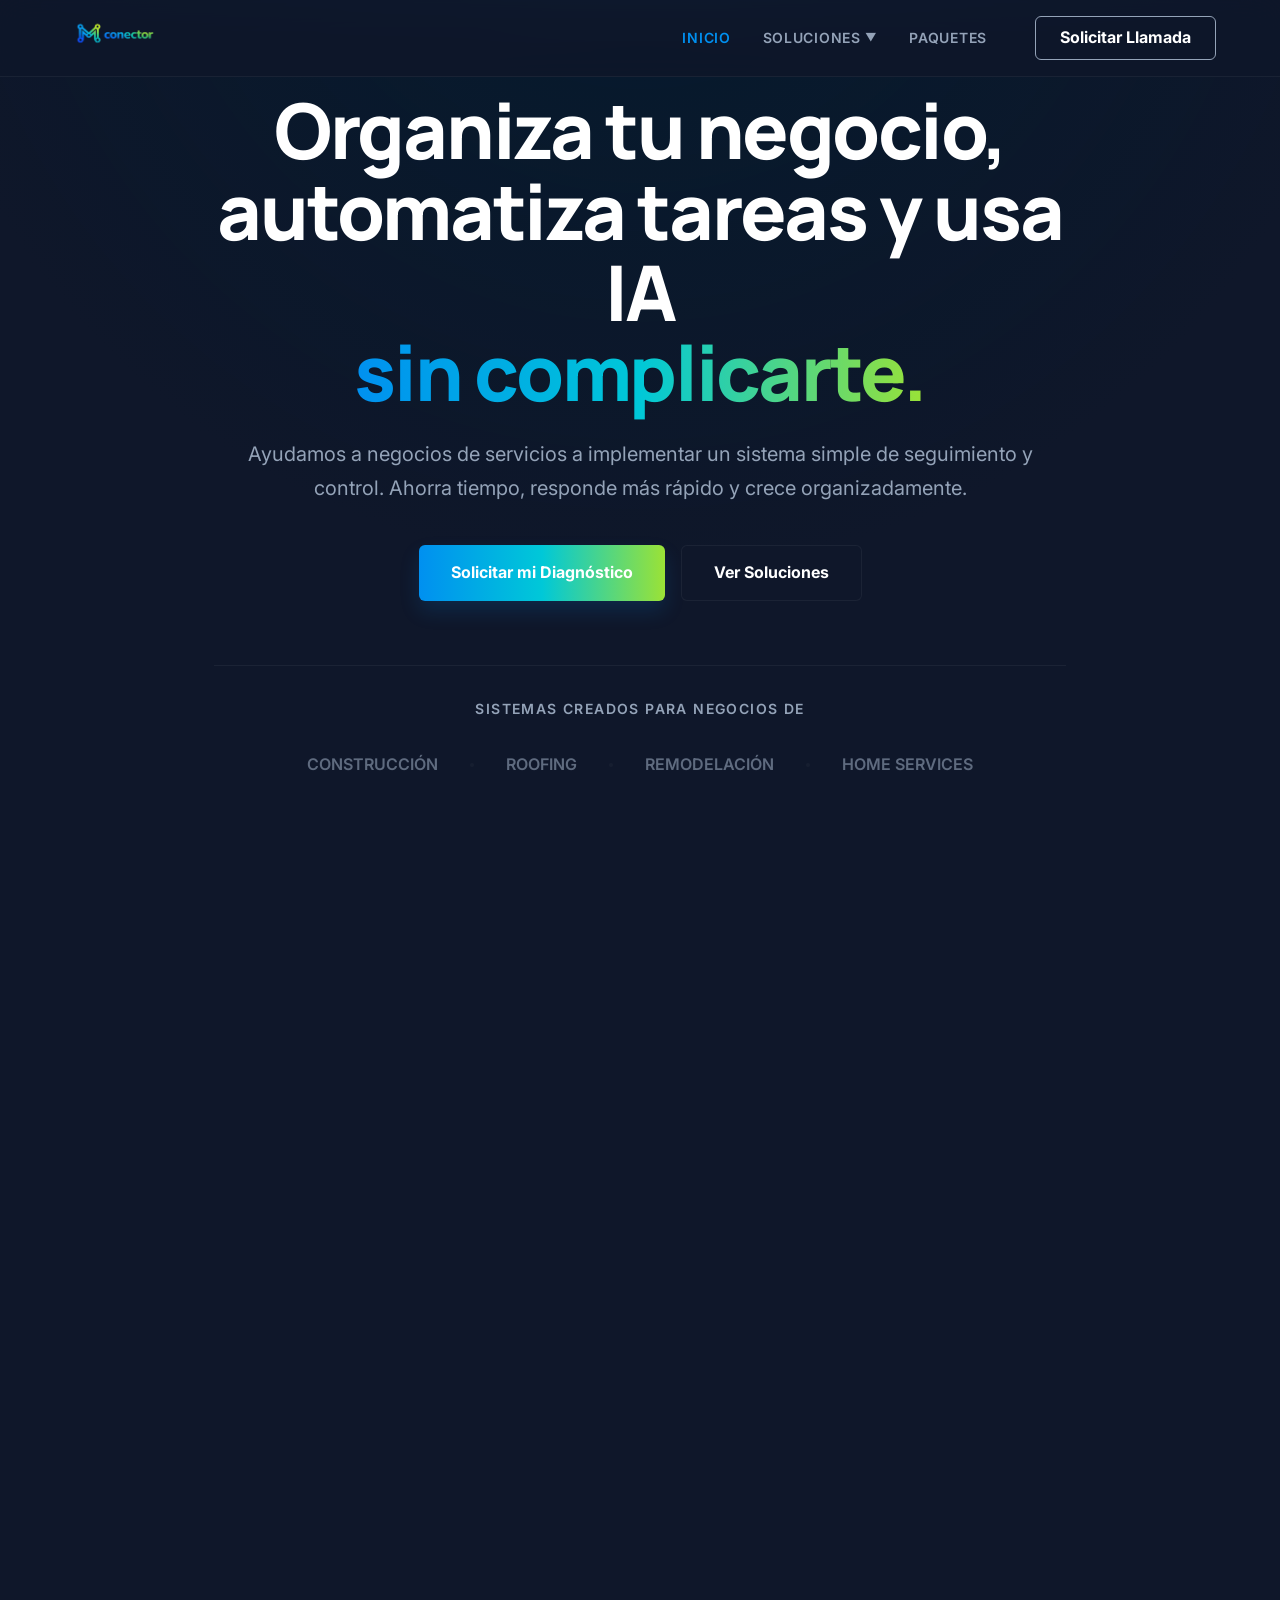
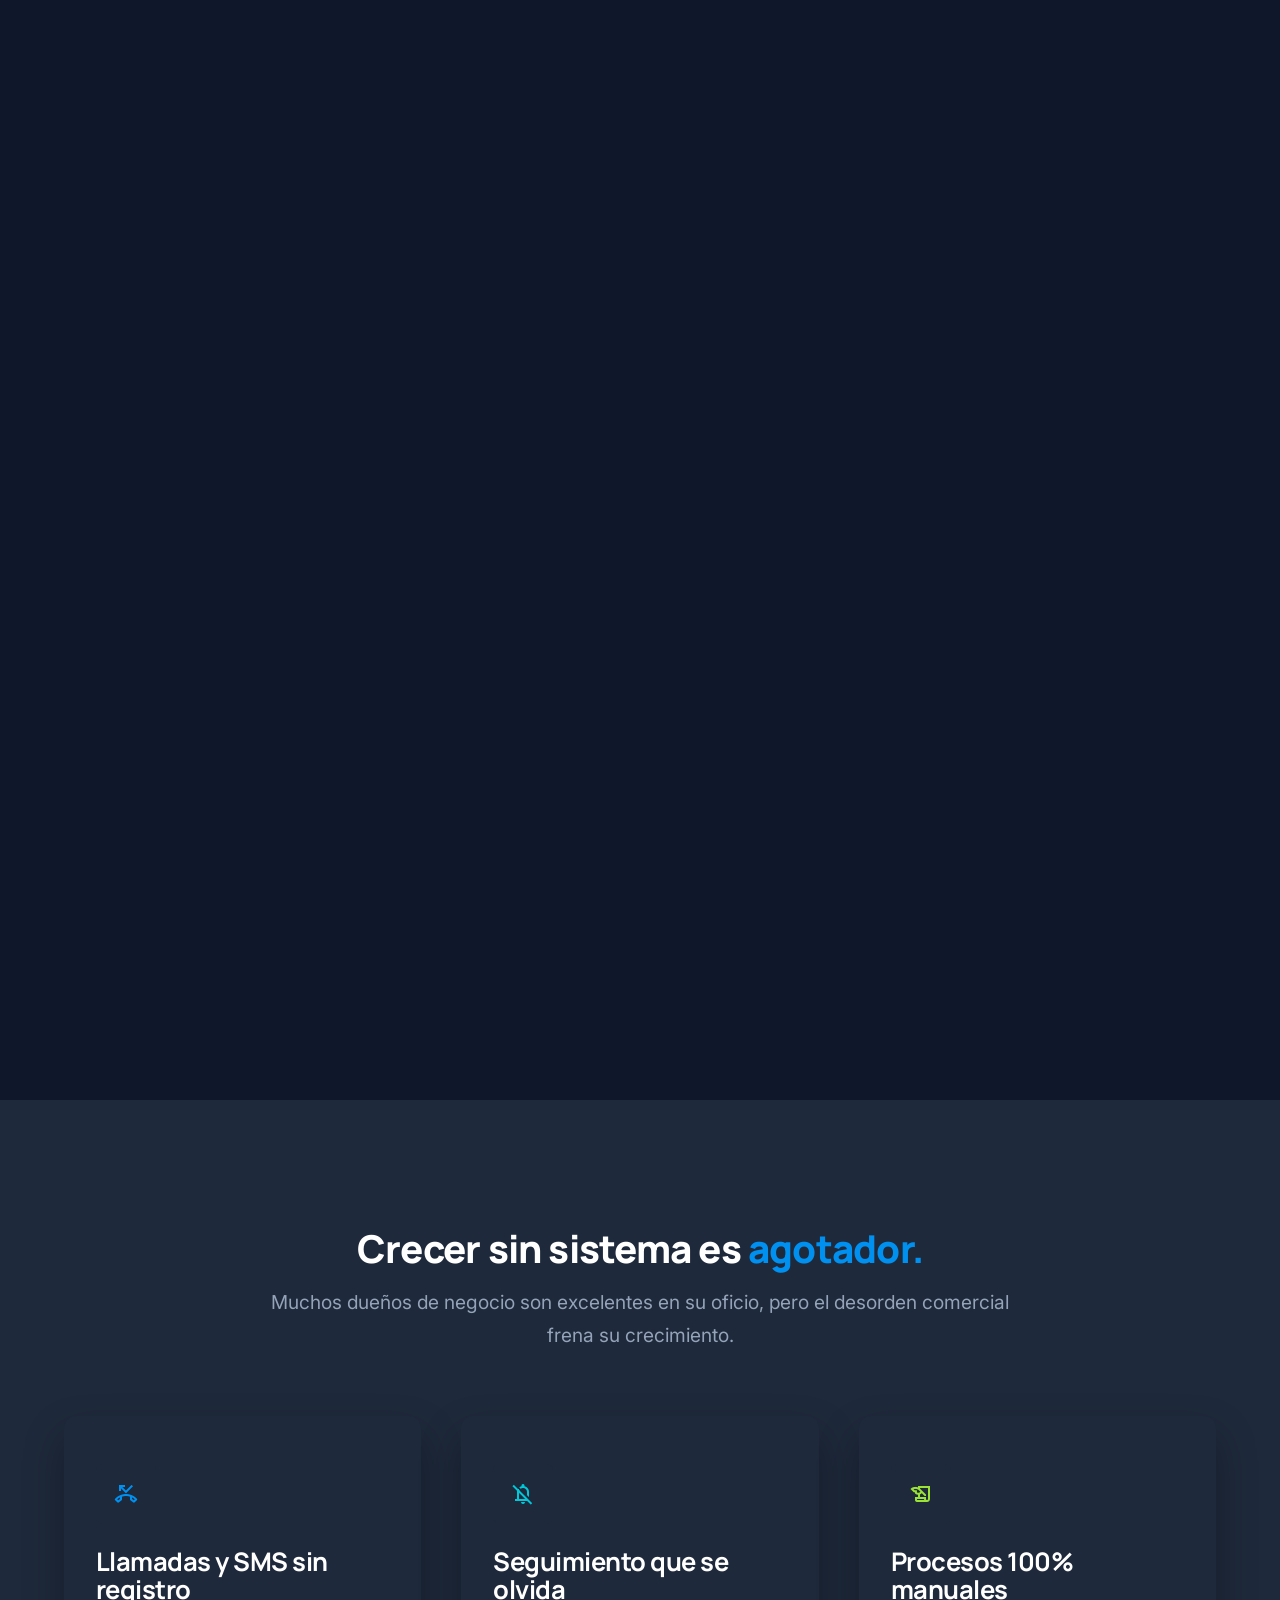
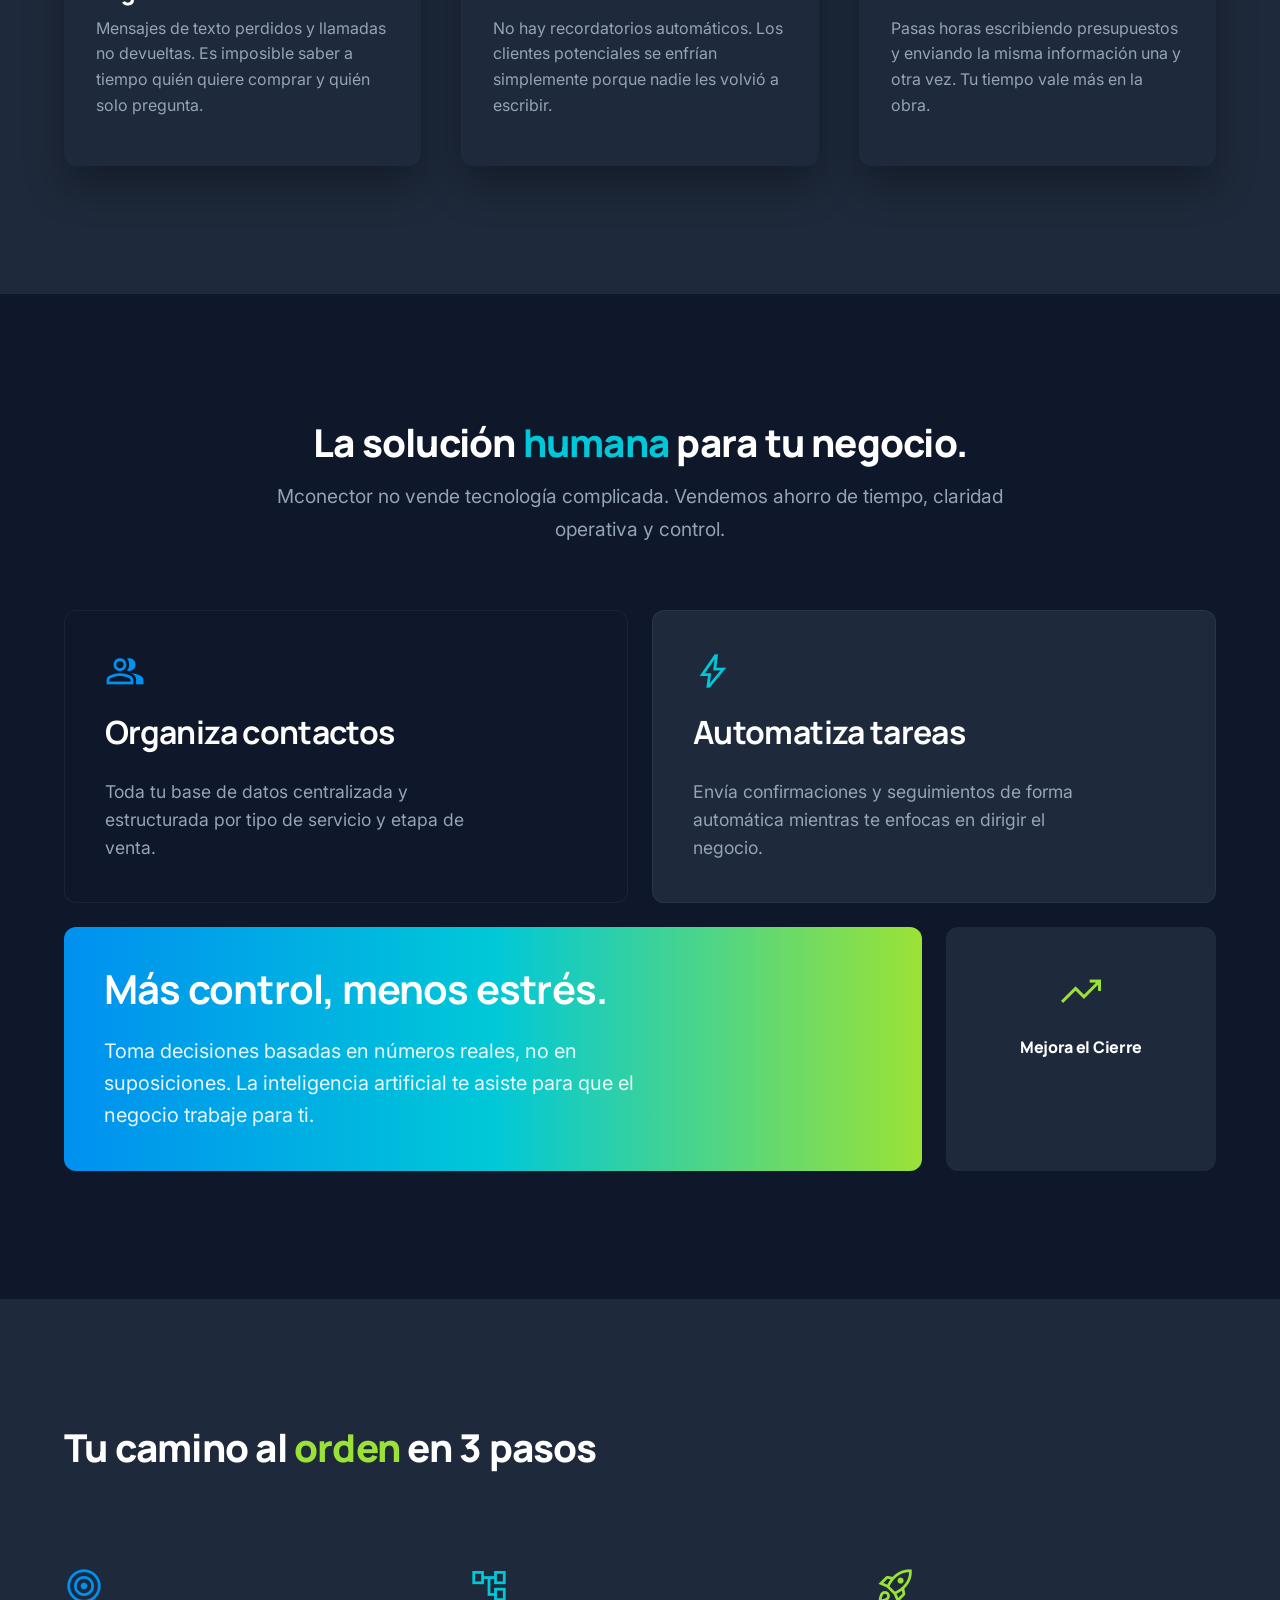
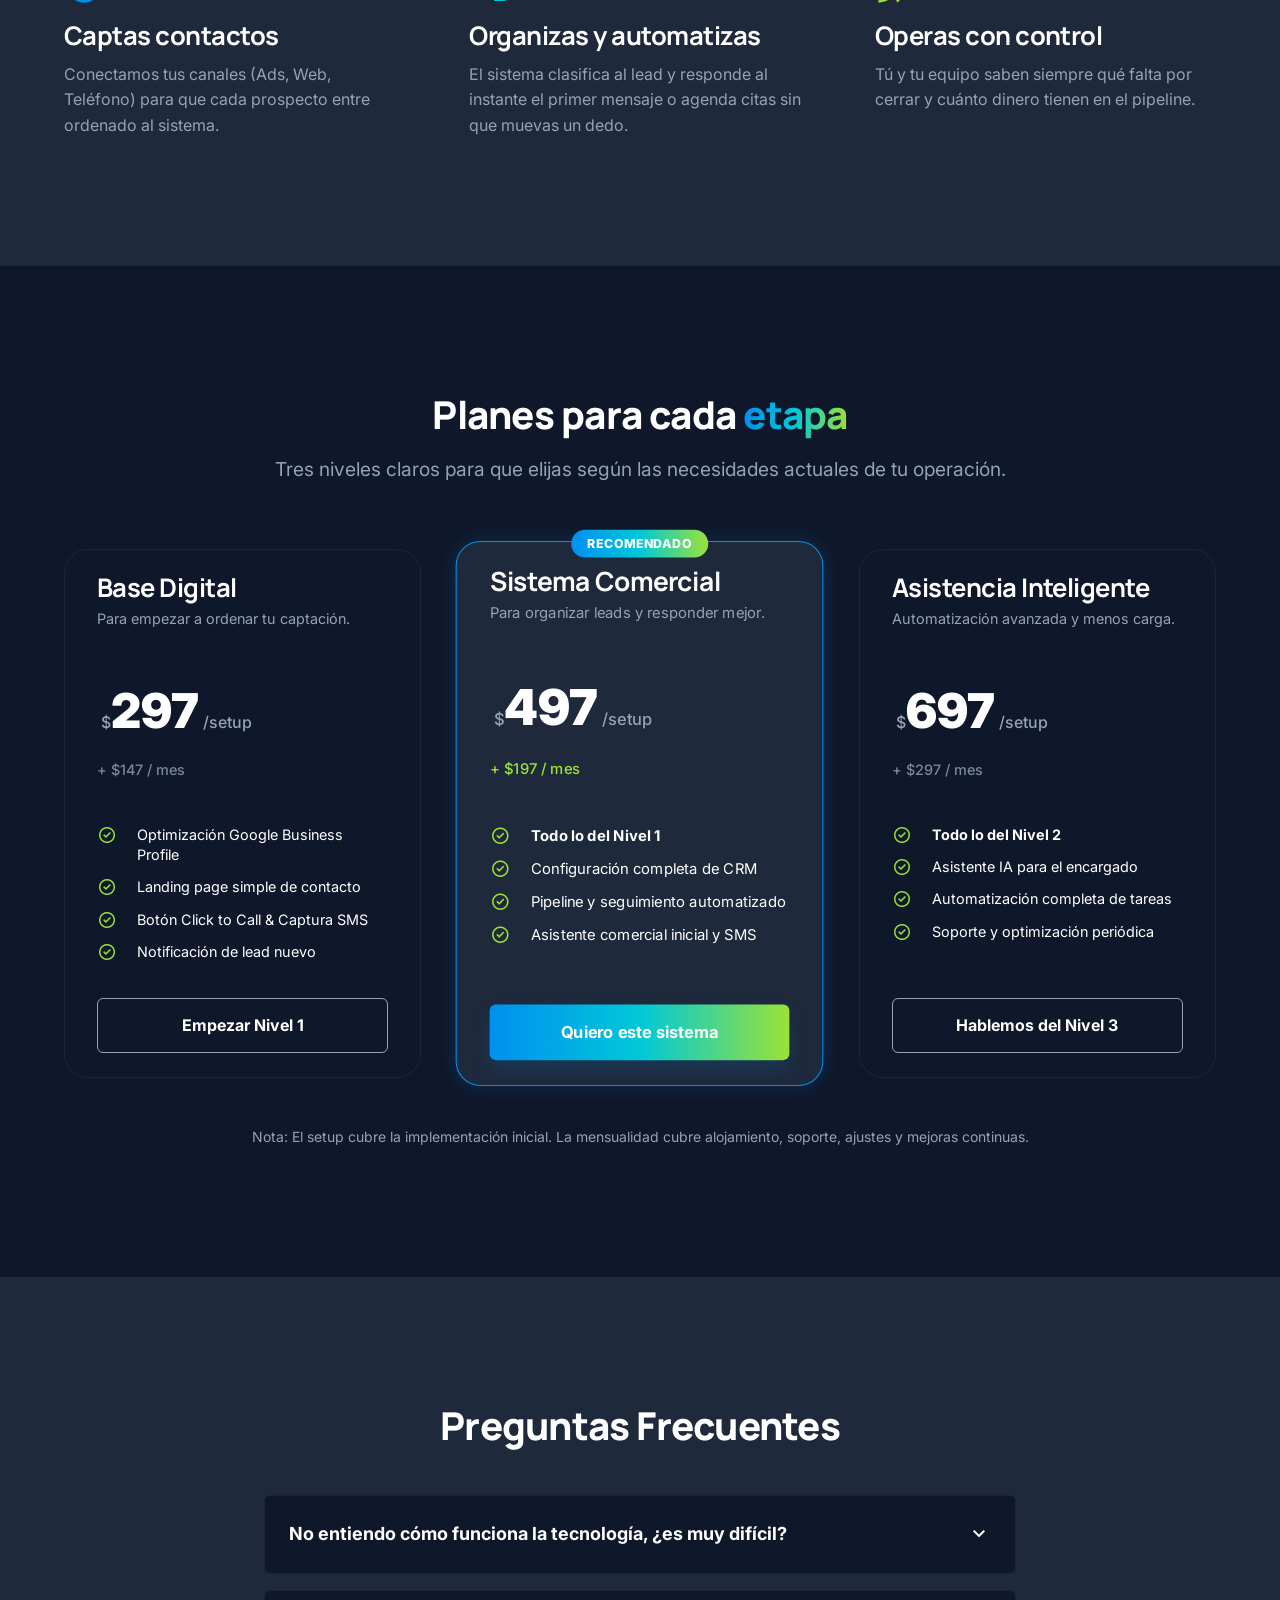
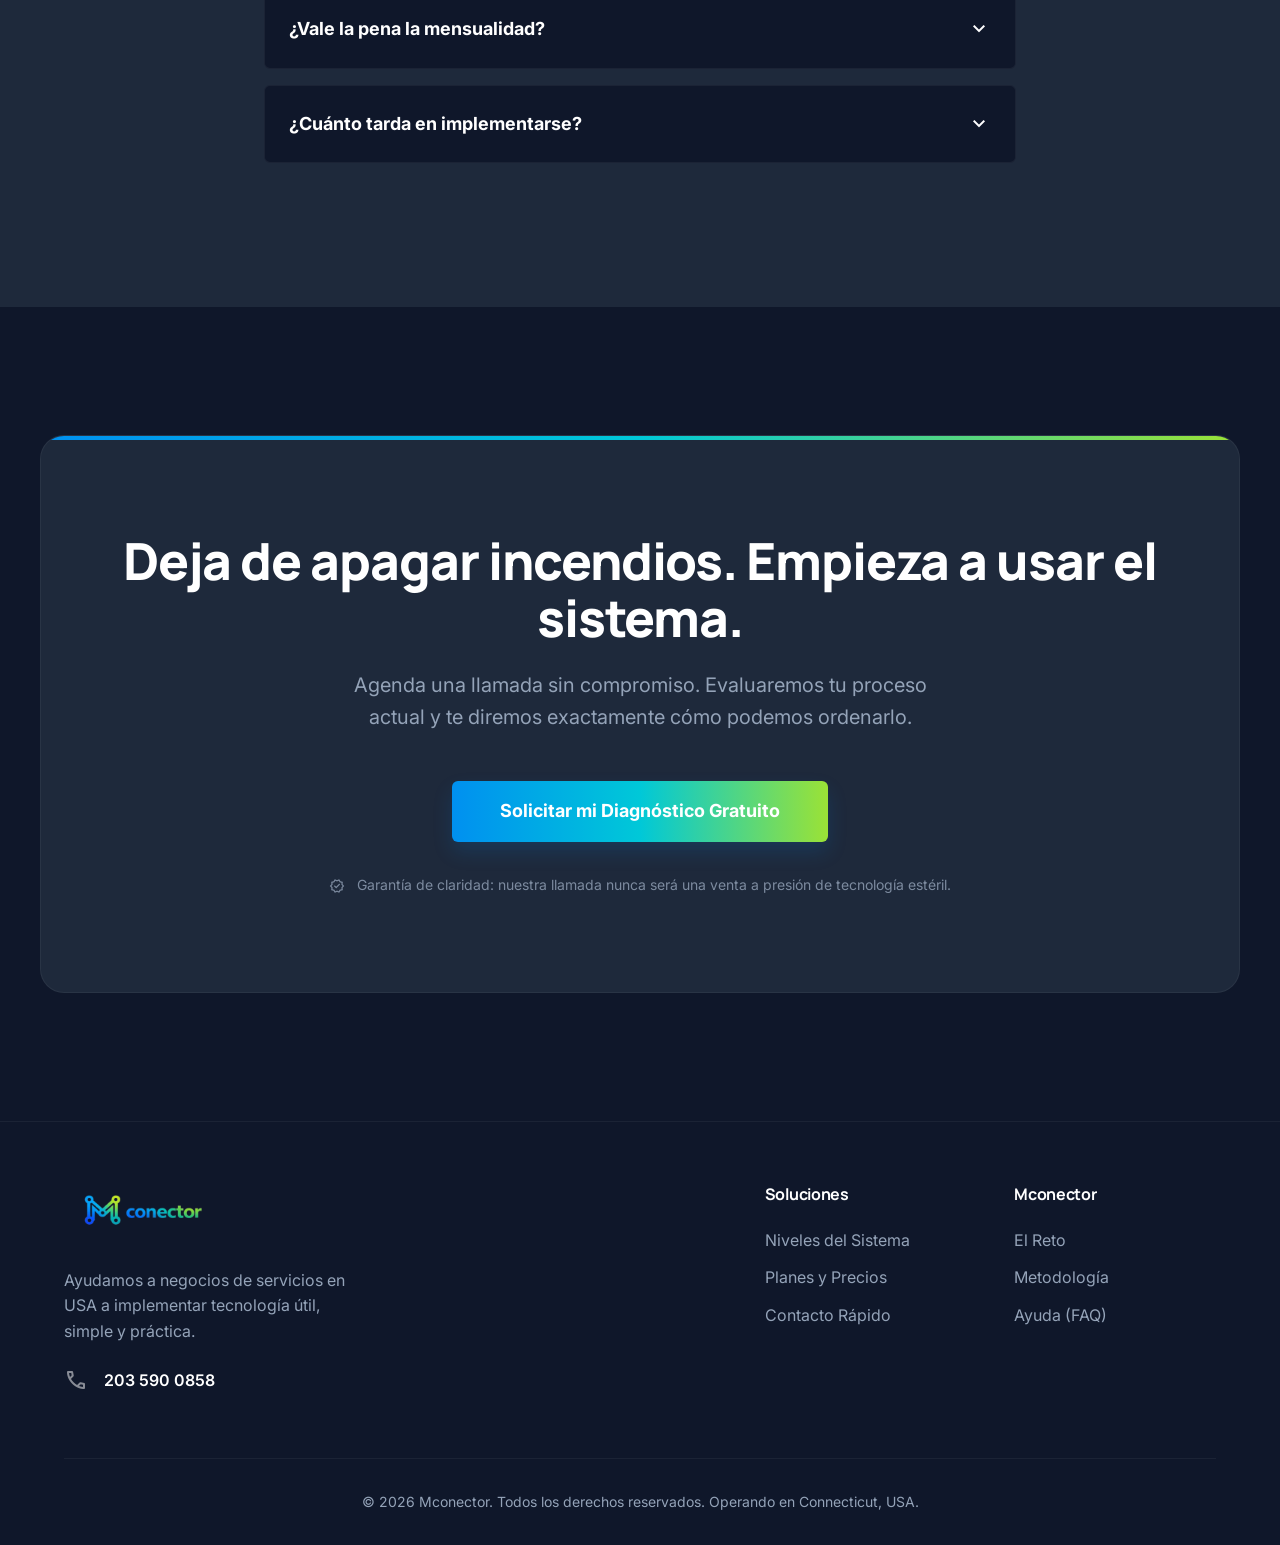
<file: index.html>
<!DOCTYPE html>
<html lang="es">
<head>
    <meta charset="UTF-8">
    <meta name="viewport" content="width=device-width, initial-scale=1.0">
    <title>Mconector | Tecnología simple para negocios reales</title>
    <link rel="stylesheet" href="styles.css">
</head>
<body>

    <!-- Top Navigation -->
    <nav class="navbar">
        <div class="container">
            <div class="logo">
                <!-- Using the provided logo -->
                <img src="Marca/logo.png" alt="Mconector" height="32" style="max-height: 36px;">
            </div>
            <div class="nav-links">
            <a href="index.html" class="nav-link active">Inicio</a>
            <div class="dropdown">
                <a href="#" class="nav-link" style="display: flex; align-items: center; gap: 4px;">Soluciones <span style="font-size: 0.8em;">▼</span></a>
                <div class="dropdown-content">
                    <a href="base-digital.html">Base Digital</a>
                    <a href="sistema-comercial.html">Sistema Comercial</a>
                    <a href="asistencia-inteligente.html">Asistencia Inteligente</a>
                </div>
            </div>
            <a href="#planes" class="nav-link">Paquetes</a>
            <a href="agendar.html" class="btn btn-outline" style="padding: 0.5rem 1.5rem; margin-left: 1rem;">Solicitar Llamada</a>
        </div>
        </div>
    </nav>

    <!-- 🏆 HERO SECTION (PAS Framework with Canvas Scroll) -->
    <div class="hero-scroll-container">
        <section class="hero">
            <!-- Canvas Animated Background Full -->
            <canvas id="hero-canvas" class="hero-canvas"></canvas>
            
            <div class="container hero-content">
            <h1>Organiza tu negocio, automatiza tareas y usa IA <br><span class="text-gradient">sin complicarte.</span></h1>
            <p class="subtitle">
                Ayudamos a negocios de servicios a implementar un sistema simple de seguimiento y control. Ahorra tiempo, responde más rápido y crece organizadamente.
            </p>
            <div class="hero-actions">
                <a href="agendar.html" class="btn btn-primary">Solicitar mi Diagnóstico</a>
                <a href="#planes" class="btn btn-secondary">Ver Soluciones</a>
            </div>
            
            <div class="trust-bar">
                <span class="trust-text">Sistemas creados para negocios de</span>
                <div style="display: flex; gap: 2rem; align-items: center; opacity: 0.6; font-weight: 600; color: var(--on-surface-variant); flex-wrap: wrap; justify-content: center; margin-top: 1rem;">
                    <span>CONSTRUCCIÓN</span>
                    <span style="width: 4px; height: 4px; border-radius: 50%; background: var(--outline);"></span>
                    <span>ROOFING</span>
                    <span style="width: 4px; height: 4px; border-radius: 50%; background: var(--outline);"></span>
                    <span>REMODELACIÓN</span>
                    <span style="width: 4px; height: 4px; border-radius: 50%; background: var(--outline);"></span>
                    <span>HOME SERVICES</span>
                </div>
            </div>
        </div>
    </section>
    </div>

    <!-- 😤 PROBLEM SECTION -->
    <section class="section-bg-alt" id="problema">
        <div class="container text-center max-w-900" style="max-width: 800px; margin: 0 auto; margin-bottom: 4rem;">
            <h2>Crecer sin sistema es <span style="color: var(--primary);">agotador.</span></h2>
            <p class="subtitle" style="margin: 0 auto;">Muchos dueños de negocio son excelentes en su oficio, pero el desorden comercial frena su crecimiento.</p>
        </div>

        <div class="container grid grid-3">
            <div class="card">
                <div class="card-icon"><span class="material-symbols-outlined">phone_missed</span></div>
                <h3>Llamadas y SMS sin registro</h3>
                <p>Mensajes de texto perdidos y llamadas no devueltas. Es imposible saber a tiempo quién quiere comprar y quién solo pregunta.</p>
            </div>
            <div class="card">
                <div class="card-icon" style="color: var(--secondary);"><span class="material-symbols-outlined">notifications_off</span></div>
                <h3>Seguimiento que se olvida</h3>
                <p>No hay recordatorios automáticos. Los clientes potenciales se enfrían simplemente porque nadie les volvió a escribir.</p>
            </div>
            <div class="card">
                <div class="card-icon" style="color: var(--tertiary);"><span class="material-symbols-outlined">history_edu</span></div>
                <h3>Procesos 100% manuales</h3>
                <p>Pasas horas escribiendo presupuestos y enviando la misma información una y otra vez. Tu tiempo vale más en la obra.</p>
            </div>
        </div>
    </section>

    <!-- ✅ SOLUTION SECTION (Bento Grid) -->
    <section id="solucion">
        <div class="container text-center" style="max-width: 800px; margin: 0 auto; margin-bottom: 4rem;">
            <h2>La solución <span style="color: var(--secondary);">humana</span> para tu negocio.</h2>
            <p class="subtitle" style="margin: 0 auto;">Mconector no vende tecnología complicada. Vendemos ahorro de tiempo, claridad operativa y control.</p>
        </div>

        <div class="container bento-grid">
            <div class="bento-item bento-wide" style="background: var(--surface-base); border: 1px solid var(--outline);">
                <span class="material-symbols-outlined" style="font-size: 2.5rem; color: var(--primary); margin-bottom: 1.5rem;">group</span>
                <h3 style="font-size: 2rem;">Organiza contactos</h3>
                <p style="font-size: 1.1rem; max-width: 400px; margin-top: 1rem;">Toda tu base de datos centralizada y estructurada por tipo de servicio y etapa de venta.</p>
            </div>
            <div class="bento-item bento-wide" style="background: var(--surface-low); border: 1px solid var(--outline);">
                <span class="material-symbols-outlined" style="font-size: 2.5rem; color: var(--secondary); margin-bottom: 1.5rem;">bolt</span>
                <h3 style="font-size: 2rem;">Automatiza tareas</h3>
                <p style="font-size: 1.1rem; max-width: 400px; margin-top: 1rem;">Envía confirmaciones y seguimientos de forma automática mientras te enfocas en dirigir el negocio.</p>
            </div>
            <div class="bento-item bento-large" style="background: var(--brand-gradient); color: white;">
                <h3 style="color: white; font-size: 2.5rem; margin-bottom: 1.5rem;">Más control, menos estrés.</h3>
                <p style="color: rgba(255,255,255,0.9); font-size: 1.25rem; max-width: 600px;">Toma decisiones basadas en números reales, no en suposiciones. La inteligencia artificial te asiste para que el negocio trabaje para ti.</p>
            </div>
            <div class="bento-item flex-center">
                <div style="text-align: center;">
                    <span class="material-symbols-outlined" style="font-size: 3rem; color: var(--tertiary);">trending_up</span>
                    <h4 style="margin-top: 1rem;">Mejora el Cierre</h4>
                </div>
            </div>
        </div>
    </section>

    <!-- 🔄 HOW IT WORKS -->
    <section class="section-bg-alt" id="como-funciona">
        <div class="container">
            <h2>Tu camino al <span class="text-tertiary">orden</span> en 3 pasos</h2>
            
            <div class="step-container">
                <div class="step">
                    <div class="step-line"></div>
                    <div class="step-number">1</div>
                    <span class="material-symbols-outlined step-icon" style="color: var(--primary); font-size: 2.5rem; margin-bottom: 1rem;">target</span>
                    <h3>Captas contactos</h3>
                    <p>Conectamos tus canales (Ads, Web, Teléfono) para que cada prospecto entre ordenado al sistema.</p>
                </div>
                <div class="step">
                    <div class="step-line"></div>
                    <div class="step-number">2</div>
                    <span class="material-symbols-outlined step-icon" style="color: var(--secondary); font-size: 2.5rem; margin-bottom: 1rem;">account_tree</span>
                    <h3>Organizas y automatizas</h3>
                    <p>El sistema clasifica al lead y responde al instante el primer mensaje o agenda citas sin que muevas un dedo.</p>
                </div>
                <div class="step">
                    <div class="step-number">3</div>
                    <span class="material-symbols-outlined step-icon" style="color: var(--tertiary); font-size: 2.5rem; margin-bottom: 1rem;">rocket_launch</span>
                    <h3>Operas con control</h3>
                    <p>Tú y tu equipo saben siempre qué falta por cerrar y cuánto dinero tienen en el pipeline.</p>
                </div>
            </div>
        </div>
    </section>

    <!-- 💰 PRICING/PLANS -->
    <section id="planes">
        <div class="container text-center" style="max-width: 800px; margin: 0 auto; margin-bottom: 4rem;">
            <h2>Planes para cada <span class="text-gradient">etapa</span></h2>
            <p class="subtitle" style="margin: 0 auto;">Tres niveles claros para que elijas según las necesidades actuales de tu operación.</p>
        </div>

        <div class="container grid grid-3">
            <!-- Base Digital -->
            <div class="pricing-card">
                <h3 class="heading-sm" style="margin-bottom: 0.5rem;">Base Digital</h3>
                <p style="font-size: 0.9rem; color: var(--on-surface-variant); margin-bottom: 1.25rem; line-height: 1.3;">Para empezar a ordenar tu captación.</p>
                <div class="price">
                    <span class="currency">$</span>297<span class="term">/setup</span>
                </div>
                <div style="font-size: 0.9rem; font-weight: 500; color: var(--on-surface-variant); margin-bottom: 1.25rem; opacity: 0.8;">+ $147 / mes</div>
                <ul class="pricing-features">
                    <li><span class="material-symbols-outlined" style="color: var(--tertiary); margin-right: 0.75rem; font-size: 1.25rem;">check_circle</span>Optimización Google Business Profile</li>
                    <li><span class="material-symbols-outlined" style="color: var(--tertiary); margin-right: 0.75rem; font-size: 1.25rem;">check_circle</span>Landing page simple de contacto</li>
                    <li><span class="material-symbols-outlined" style="color: var(--tertiary); margin-right: 0.75rem; font-size: 1.25rem;">check_circle</span>Botón Click to Call & Captura SMS</li>
                    <li><span class="material-symbols-outlined" style="color: var(--tertiary); margin-right: 0.75rem; font-size: 1.25rem;">check_circle</span>Notificación de lead nuevo</li>
                </ul>
                <a href="base-digital.html" class="btn btn-outline" style="width: 100%; margin-top: auto;">Empezar Nivel 1</a>
            </div>

            <!-- Sistema Comercial -->
            <div class="pricing-card featured">
                <div class="pricing-badge">RECOMENDADO</div>
                <h3 class="heading-sm" style="margin-bottom: 0.5rem;">Sistema Comercial</h3>
                <p style="font-size: 0.9rem; color: var(--on-surface-variant); margin-bottom: 1.25rem; line-height: 1.3;">Para organizar leads y responder mejor.</p>
                <div class="price">
                    <span class="currency">$</span>497<span class="term">/setup</span>
                </div>
                <div style="font-size: 0.9rem; font-weight: 500; color: var(--tertiary); margin-bottom: 1.25rem;">+ $197 / mes</div>
                <ul class="pricing-features">
                    <li><span class="material-symbols-outlined" style="color: var(--tertiary); margin-right: 0.75rem; font-size: 1.25rem;">check_circle</span><strong>Todo lo del Nivel 1</strong></li>
                    <li><span class="material-symbols-outlined" style="color: var(--tertiary); margin-right: 0.75rem; font-size: 1.25rem;">check_circle</span>Configuración completa de CRM</li>
                    <li><span class="material-symbols-outlined" style="color: var(--tertiary); margin-right: 0.75rem; font-size: 1.25rem;">check_circle</span>Pipeline y seguimiento automatizado</li>
                    <li><span class="material-symbols-outlined" style="color: var(--tertiary); margin-right: 0.75rem; font-size: 1.25rem;">check_circle</span>Asistente comercial inicial y SMS</li>
                </ul>
                <a href="sistema-comercial.html" class="btn btn-primary" style="width: 100%; margin-top: auto;">Quiero este sistema</a>
            </div>

            <!-- Asistencia Inteligente -->
            <div class="pricing-card">
                <h3 class="heading-sm" style="margin-bottom: 0.5rem;">Asistencia Inteligente</h3>
                <p style="font-size: 0.9rem; color: var(--on-surface-variant); margin-bottom: 1.25rem; line-height: 1.3;">Automatización avanzada y menos carga.</p>
                <div class="price">
                    <span class="currency">$</span>697<span class="term">/setup</span>
                </div>
                <div style="font-size: 0.9rem; font-weight: 500; color: var(--on-surface-variant); margin-bottom: 1.25rem; opacity: 0.8;">+ $297 / mes</div>
                <ul class="pricing-features">
                    <li><span class="material-symbols-outlined" style="color: var(--tertiary); margin-right: 0.75rem; font-size: 1.25rem;">check_circle</span><strong>Todo lo del Nivel 2</strong></li>
                    <li><span class="material-symbols-outlined" style="color: var(--tertiary); margin-right: 0.75rem; font-size: 1.25rem;">check_circle</span>Asistente IA para el encargado</li>
                    <li><span class="material-symbols-outlined" style="color: var(--tertiary); margin-right: 0.75rem; font-size: 1.25rem;">check_circle</span>Automatización completa de tareas</li>
                    <li><span class="material-symbols-outlined" style="color: var(--tertiary); margin-right: 0.75rem; font-size: 1.25rem;">check_circle</span>Soporte y optimización periódica</li>
                </ul>
                <a href="asistencia-inteligente.html" class="btn btn-outline" style="width: 100%; margin-top: auto;">Hablemos del Nivel 3</a>
            </div>
        </div>
        <div class="container text-center" style="margin-top: 3rem;">
            <p style="font-size: 0.875rem; color: var(--on-surface-variant);">Nota: El setup cubre la implementación inicial. La mensualidad cubre alojamiento, soporte, ajustes y mejoras continuas.</p>
        </div>
    </section>

    <!-- ❓ FAQ -->
    <section class="section-bg-alt" id="faq">
        <div class="container" style="max-width: 800px;">
            <h2 class="text-center" style="margin-bottom: 3rem;">Preguntas Frecuentes</h2>
            
            <details class="faq-item">
                <summary class="faq-question">No entiendo cómo funciona la tecnología, ¿es muy difícil? <span class="material-symbols-outlined">expand_more</span></summary>
                <p class="faq-answer">Mconector está diseñado exactamente para quienes no quieren pelear con la tecnología. Nosotros nos encargamos de todo el laberinto técnico por detrás, para que tú y tu equipo reciban un sistema limpio y listo para operar desde su teléfono o computadora.</p>
            </details>
            
            <details class="faq-item">
                <summary class="faq-question">¿Vale la pena la mensualidad? <span class="material-symbols-outlined">expand_more</span></summary>
                <p class="faq-answer">Piensa en la mensualidad como el salario de tu mejor asistente que trabaja 24/7 sin descanso. Responde clientes a las 11 PM un sábado, organiza tus citas y no te deja perder prospectos valiosos. Recuperas la inversión al cerrar uno o dos trabajos que antes se te escapaban por falta de seguimiento.</p>
            </details>

            <details class="faq-item">
                <summary class="faq-question">¿Cuánto tarda en implementarse? <span class="material-symbols-outlined">expand_more</span></summary>
                <p class="faq-answer">Dependiendo del nivel elegido, el sistema se construye y optimiza entre 2 y 4 semanas. Nos aseguramos de que todo funcione perfectamente antes del lanzamiento oficial.</p>
            </details>
        </div>
    </section>

    <!-- 🚀 FINAL CTA -->
    <section id="contacto" style="padding: 4rem 0;">
        <div class="container cta-section">
            <h2 style="font-size: clamp(2.5rem, 4vw, 3.5rem); margin-bottom: 1.5rem;">Deja de apagar incendios. Empieza a usar el sistema.</h2>
            <p style="font-size: 1.25rem; max-width: 600px; margin: 0 auto 3rem;">Agenda una llamada sin compromiso. Evaluaremos tu proceso actual y te diremos exactamente cómo podemos ordenarlo.</p>
            <a href="agendar.html" class="btn btn-primary" style="font-size: 1.125rem; padding: 1rem 3rem;">Solicitar mi Diagnóstico Gratuito</a>
            <p style="margin-top: 2rem; font-size: 0.875rem; opacity: 0.8;"><span class="material-symbols-outlined" style="vertical-align: middle; font-size: 1rem; margin-right: 0.5rem;">verified</span> Garantía de claridad: nuestra llamada nunca será una venta a presión de tecnología estéril.</p>
        </div>
    </section>

    <!-- Footer -->
    <footer>
        <div class="container footer-grid">
            <div style="grid-column: span 2;">
                <img src="Marca/logo.png" alt="Mconector" class="footer-logo">
                <p style="max-width: 300px;">Ayudamos a negocios de servicios en USA a implementar tecnología útil, simple y práctica.</p>
                <div style="margin-top: 1.5rem; display: flex; gap: 1rem;">
                    <span class="material-symbols-outlined" style="opacity: 0.5;">phone</span> <span style="font-weight: 600; color: var(--on-surface);">203 590 0858</span>
                </div>
            </div>
            <div>
                <h4 class="footer-heading">Soluciones</h4>
                <ul class="footer-links">
                    <li><a href="#planes">Niveles del Sistema</a></li>
                    <li><a href="index.html#planes">Planes y Precios</a></li>
                    <li><a href="agendar.html">Contacto Rápido</a></li>
                </ul>
            </div>
            <div>
                <h4 class="footer-heading">Mconector</h4>
                <ul class="footer-links">
                    <li><a href="index.html#problema">El Reto</a></li>
                    <li><a href="index.html#como-funciona">Metodología</a></li>
                    <li><a href="index.html#faq">Ayuda (FAQ)</a></li>
                </ul>
            </div>
        </div>
        <div class="container">
            <div class="copyright">
                &copy; 2026 Mconector. Todos los derechos reservados. Operando en Connecticut, USA.
            </div>
        </div>
    </footer>

    <script>
        // Simple script to toggle FAQ answers
        document.querySelectorAll('details').forEach((detail) => {
            detail.addEventListener('click', (e) => {
                const icon = detail.querySelector('.material-symbols-outlined');
                if (!detail.open) {
                    icon.style.transform = 'rotate(180deg)';
                } else {
                    icon.style.transform = 'rotate(0deg)';
                }
            });
        });

        // 🖼️ Canvas Scroll Animation for Hero Background
        const canvas = document.getElementById('hero-canvas');
        const context = canvas.getContext('2d');
        const frameCount = 200;
        
        // Define directory
        const imgPath = (index) => `framed6f1-jpg/ezgif-frame-${index.toString().padStart(3, '0')}.jpg`;

        // Preload images
        const images = [];
        let imagesLoaded = 0;
        
        for (let i = 1; i <= frameCount; i++) {
            const img = new Image();
            img.src = imgPath(i);
            img.onload = () => {
                imagesLoaded++;
                if (imagesLoaded === 1) { // Draw first frame immediately
                    drawFrame(0);
                }
            };
            images.push(img);
        }

        // Resize Canvas efficiently with High-DPI support
        function resizeCanvas() {
            const ratio = window.devicePixelRatio || 1;
            const width = window.innerWidth;
            const height = window.innerHeight;
            
            canvas.width = width * ratio;
            canvas.height = height * ratio;
            
            // Set CSS visual size
            canvas.style.width = width + 'px';
            canvas.style.height = height + 'px';
            
            context.scale(ratio, ratio);
            
            // Re-enable smoothing after resize
            context.imageSmoothingEnabled = true;
            context.imageSmoothingQuality = 'high';
            
            drawFrame(currentFrame);
        }

        let currentFrame = 0;

        function drawFrame(index) {
            currentFrame = index;
            // Use logical width/height since context is scaled
            const cw = window.innerWidth;
            const ch = window.innerHeight;
            
            if (!images[index] || !images[index].complete || cw === 0) return;
            
            const img = images[index];
            
            // Contain styling to prevent excessive zoom and pixelation on widescreens
            // The black background of the images will blend out due to mix-blend-mode: screen
            let scale = Math.min(cw / img.width, ch / img.height);
            
            // Make it slightly larger so it occupies a good portion of the screen, up to 120% of the screen height, but no more
            scale = scale * 1.2; 
            
            const drawWidth = img.width * scale;
            const drawHeight = img.height * scale;
            
            const x = (cw / 2) - (drawWidth / 2);
            const y = (ch / 2) - (drawHeight / 2);
            
            context.clearRect(0, 0, cw, ch);
            context.globalCompositeOperation = 'screen';
            context.drawImage(img, x, y, drawWidth, drawHeight);
        }

        window.addEventListener('resize', resizeCanvas);
        resizeCanvas();

        // Scroll Logic to scrub through frames
        window.addEventListener('scroll', () => {
            const container = document.querySelector('.hero-scroll-container');
            const rect = container.getBoundingClientRect();
            
            // Maximum scroll distance in pixels relative to viewport
            const maxScroll = rect.height - window.innerHeight;
            
            // If the element has started scrolling up past the viewport top
            let scrollFraction = 0;
            if (rect.top <= 0) {
                // Calculate how much we've scrolled inside the container
                scrollFraction = -rect.top / maxScroll;
            }
            
            // Clamp fraction between 0.0 and 1.0
            scrollFraction = Math.min(Math.max(scrollFraction, 0), 1);
            
            // Calculate corresponding frame (0 to 199)
            const frameIndex = Math.floor(scrollFraction * (frameCount - 1));
            
            // Use requestAnimationFrame for smooth drawing
            requestAnimationFrame(() => drawFrame(frameIndex));
        });
    </script>
</body>
</html>
</file>
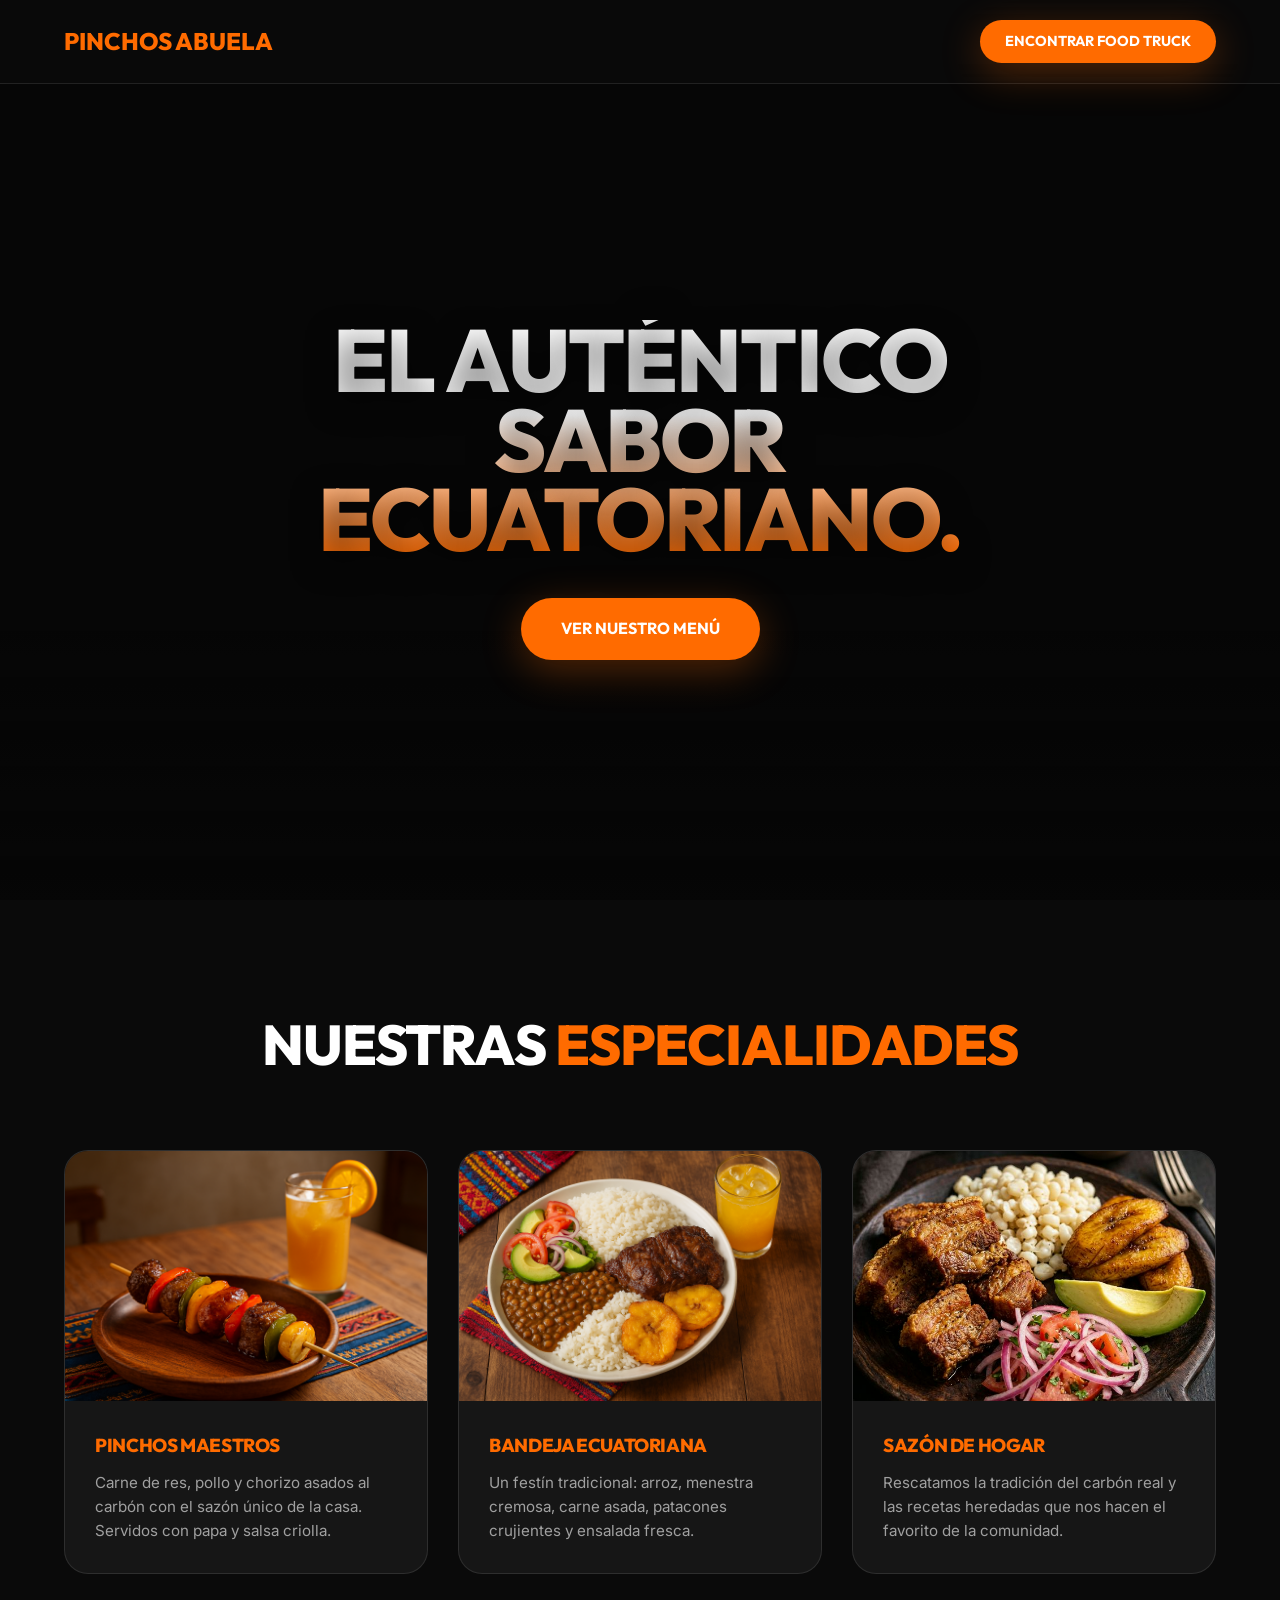
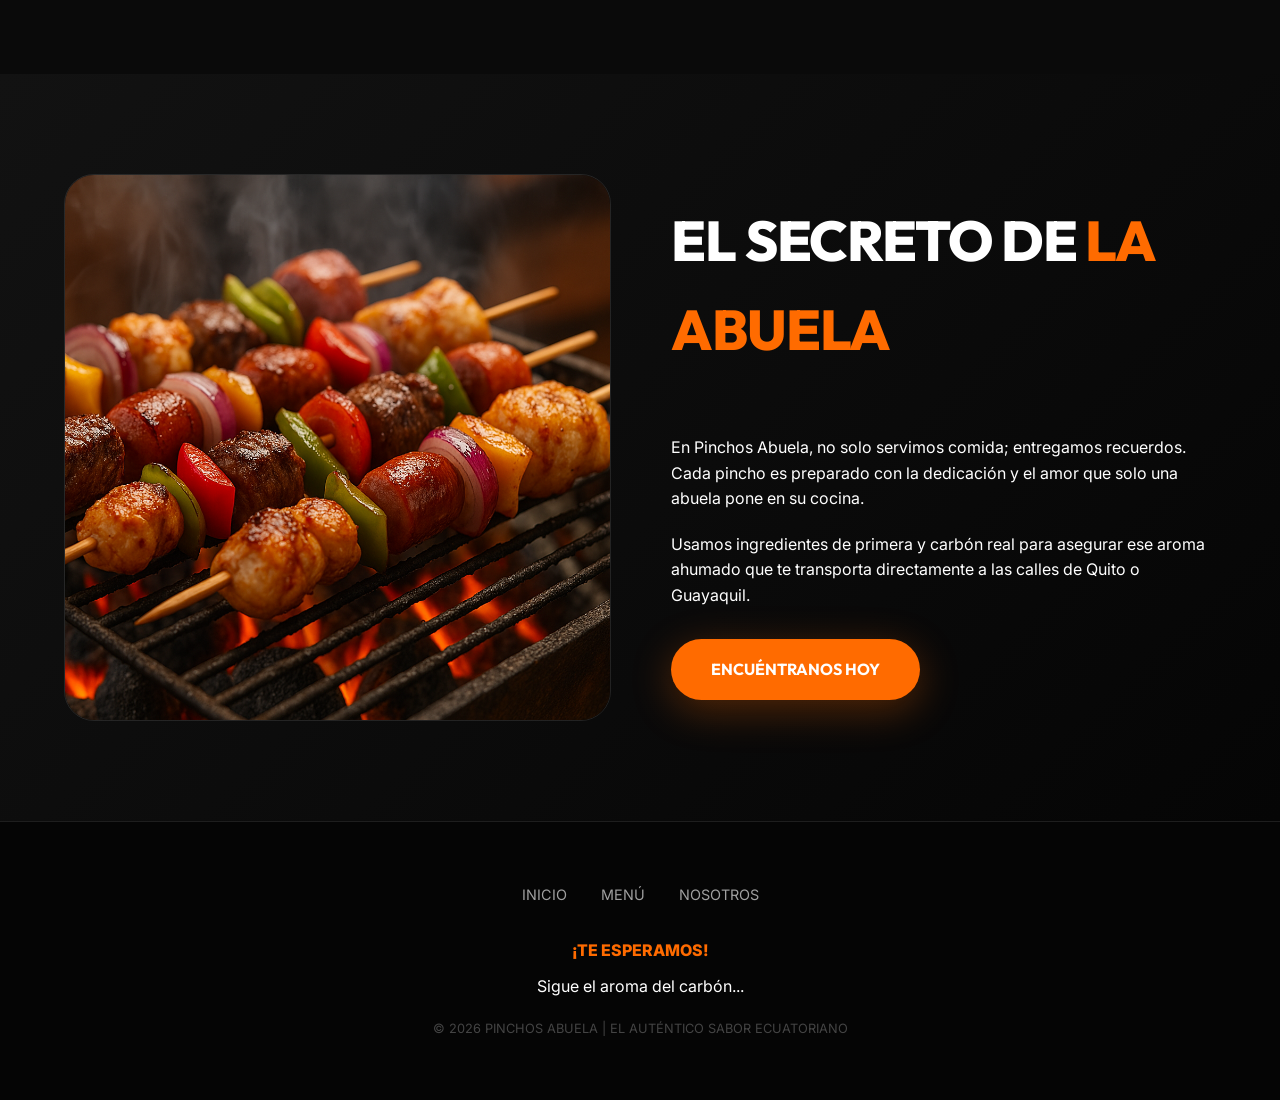
<file: pinchos abuela/index.html>
<!DOCTYPE html>
<html lang="es">
<head>
    <meta charset="UTF-8">
    <meta name="viewport" content="width=device-width, initial-scale=1.0">
    <title>Pinchos de la Abuelita | Sabor Ecuatoriano Real</title>
    <meta name="description" content="El mejor Food Truck de comida ecuatoriana. El auténtico sazón de la abuela en cada pincho.">
    <link rel="stylesheet" href="styles.css">
</head>
<body>

    <nav>
        <a href="#" class="logo">PINCHOS ABUELA</a>
        <a href="#contacto" class="btn btn-primary" style="padding: 10px 25px; font-size: 0.9rem;">ENCONTRAR FOOD TRUCK</a>
    </nav>

    <header class="hero">
        <div class="hero-bg">
            <video id="bg-video" autoplay muted loop playsinline style="width: 100%; height: 100%; object-fit: cover;">
                <source src="7c9010b0-a701-43b2-86e1-aeb1b6ba6af5.mp4" type="video/mp4">
            </video>
        </div>
        <div class="container" style="display: flex; justify-content: center; text-align: center;">
            <div class="hero-content" style="max-width: 900px;">
                <h1 style="margin-bottom: 40px;">EL AUTÉNTICO SABOR ECUATORIANO.</h1>
                <div class="cta-group">
                    <a href="#menu" class="btn btn-primary">VER NUESTRO MENÚ</a>
                </div>
            </div>
        </div>
    </header>

    <section id="menu">
        <div class="section-title">
            <h2>NUESTRAS <span>ESPECIALIDADES</span></h2>
        </div>
        <div class="grid">
            <div class="card">
                <div class="card-img">
                    <img src="ChatGPT Image Mar 30, 2025, 11_03_10 AM.png" alt="Pinchos Maestros">
                </div>
                <div class="card-content">
                    <h3>PINCHOS MAESTROS</h3>
                    <p>Carne de res, pollo y chorizo asados al carbón con el sazón único de la casa. Servidos con papa y salsa criolla.</p>
                </div>
            </div>

            <div class="card">
                <div class="card-img">
                    <img src="ChatGPT Image Mar 30, 2025, 11_15_17 AM.png" alt="Bandeja Ecuatoriana">
                </div>
                <div class="card-content">
                    <h3>BANDEJA ECUATORIANA</h3>
                    <p>Un festín tradicional: arroz, menestra cremosa, carne asada, patacones crujientes y ensalada fresca.</p>
                </div>
            </div>

            <div class="card">
                <div class="card-img">
                    <img src="fritada.png" alt="Sazón de Hogar">
                </div>
                <div class="card-content">
                    <h3>SAZÓN DE HOGAR</h3>
                    <p>Rescatamos la tradición del carbón real y las recetas heredadas que nos hacen el favorito de la comunidad.</p>
                </div>
            </div>
        </div>
    </section>

    <section id="historia" class="about">
        <div class="about-img">
            <img src="ChatGPT Image Mar 30, 2025, 11_29_01 AM.png" alt="Nuestra Historia">
        </div>
        <div class="about-content">
            <div class="section-title" style="text-align: left;">
                <h2>EL SECRETO DE <span>LA ABUELA</span></h2>
            </div>
            <p>En Pinchos Abuela, no solo servimos comida; entregamos recuerdos. Cada pincho es preparado con la dedicación y el amor que solo una abuela pone en su cocina.</p>
            <p style="margin-top: 20px;">Usamos ingredientes de primera y carbón real para asegurar ese aroma ahumado que te transporta directamente a las calles de Quito o Guayaquil.</p>
            <a href="#contacto" class="btn btn-primary" style="margin-top: 30px;">ENCUÉNTRANOS HOY</a>
        </div>
    </section>

    <footer id="contacto">
        <div class="footer-nav">
            <a href="#">INICIO</a>
            <a href="#menu">MENÚ</a>
            <a href="#historia">NOSOTROS</a>
        </div>
        <p style="color: var(--primary); font-weight: 800; margin-bottom: 10px;">¡TE ESPERAMOS!</p>
        <p style="margin-bottom: 20px;">Sigue el aroma del carbón...</p>
        <div class="copyright">
            &copy; 2026 PINCHOS ABUELA | EL AUTÉNTICO SABOR ECUATORIANO
        </div>
    </footer>

</body>
</html>
</file>
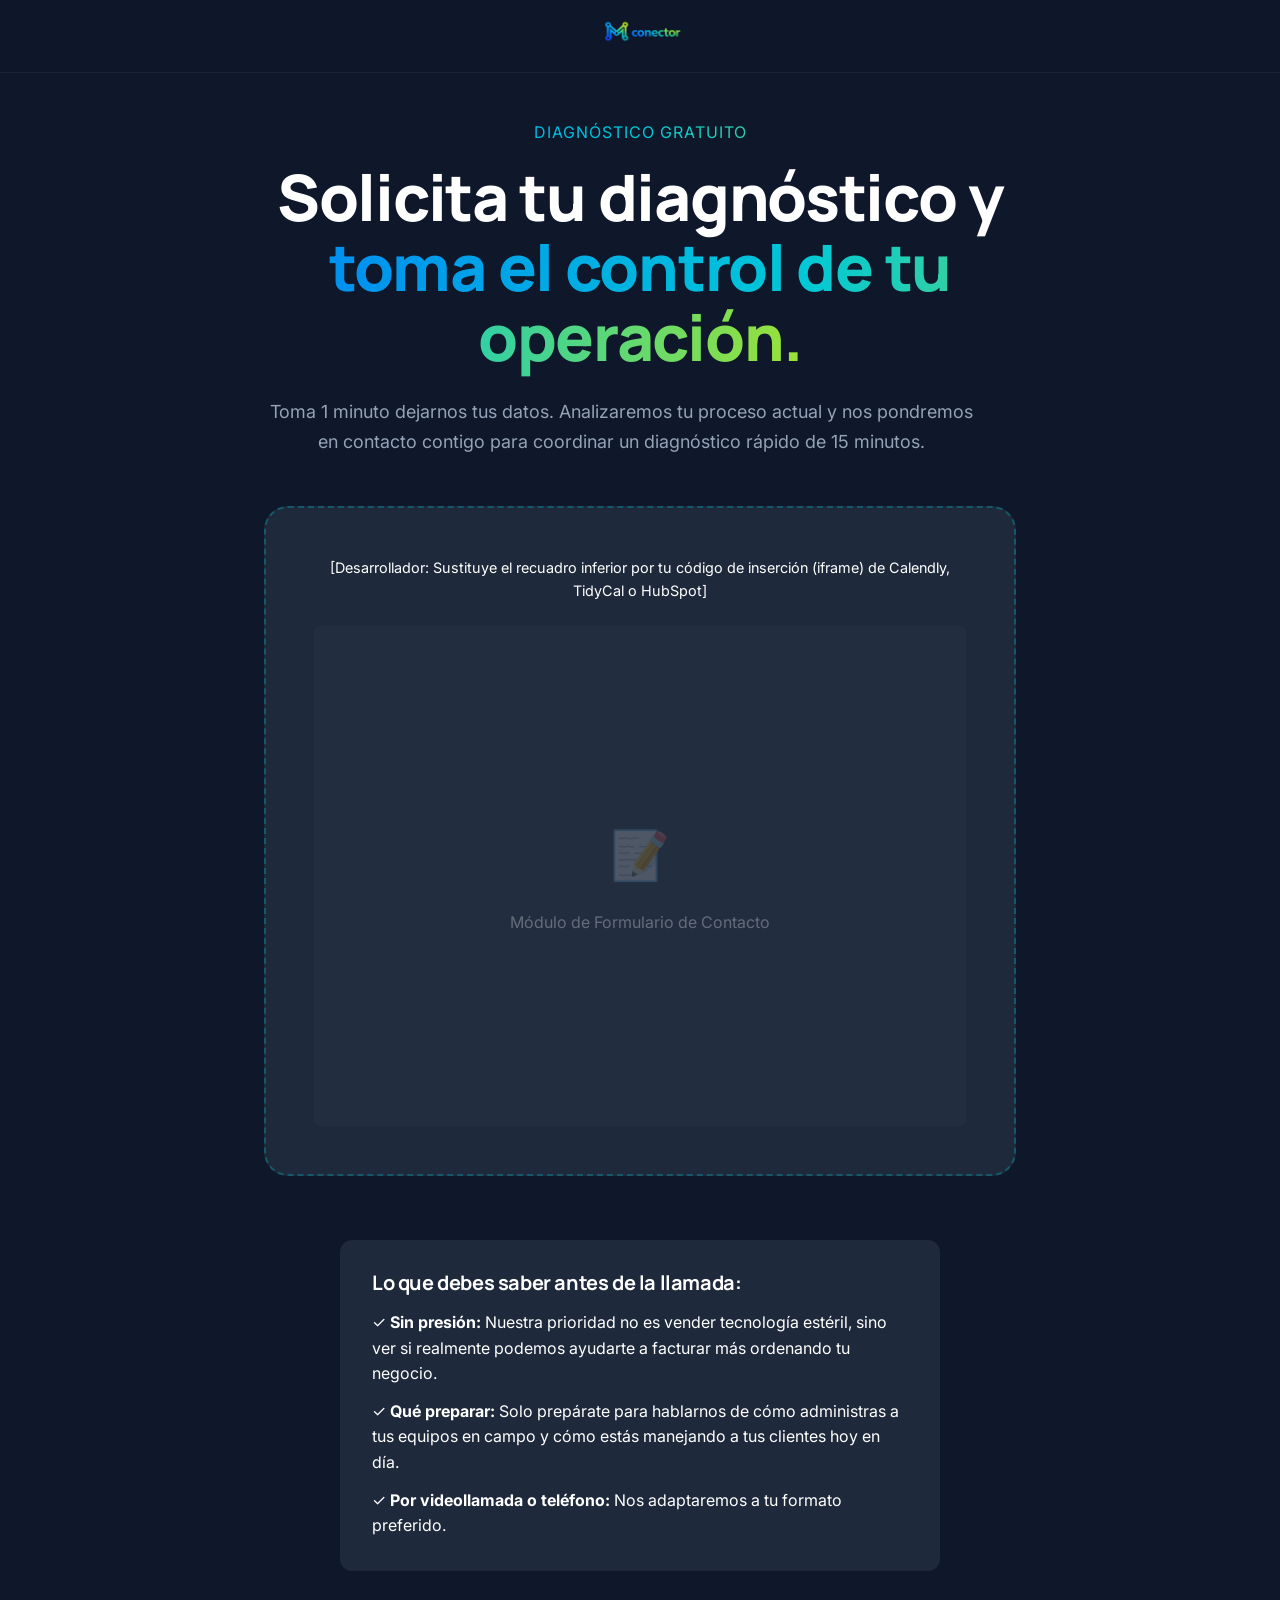
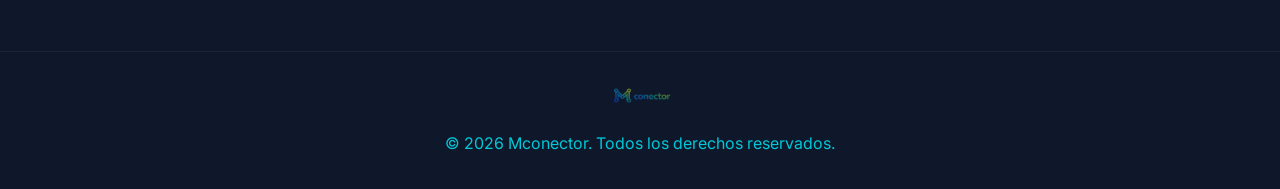
<file: agendar.html>
<!DOCTYPE html>
<html lang="es">
<head>
    <meta charset="UTF-8">
    <meta name="viewport" content="width=device-width, initial-scale=1.0">
    <title>Solicita tu Diagnóstico | Mconector</title>
    <meta name="description" content="Déjanos tus datos para evaluar tu negocio y ver cómo Mconector puede ordenar tu operación de servicios con una auditoría rápida.">
    <!-- Google Fonts: Inter para lectura, Manrope para titulares -->
    <link href="https://fonts.googleapis.com/css2?family=Inter:wght@400;500;600&family=Manrope:wght@600;700;800&display=swap" rel="stylesheet">
    <link rel="stylesheet" href="styles.css">
    <style>
        /* Estilos específicos para la landing de conversión y el placeholder del calendario */
        .minimal-nav {
            justify-content: center;
        }
        .page-content {
            padding-top: 120px;
            padding-bottom: 80px;
            min-height: 80vh;
        }
        .booking-placeholder {
            background: var(--surface-low);
            border-radius: var(--radius-xl);
            padding: 3rem;
            border: 2px dashed rgba(0, 200, 216, 0.3);
            transition: border-color 0.3s ease;
        }
        .booking-placeholder:hover {
            border-color: rgba(0, 200, 216, 0.8);
        }
        .calendar-mockup {
            background: rgba(255, 255, 255, 0.02);
            height: 500px;
            border-radius: var(--radius-md);
            display: flex;
            align-items: center;
            justify-content: center;
            flex-direction: column;
            gap: 1rem;
        }
        .calendar-icon {
            font-size: 3rem;
            opacity: 0.2;
        }
        .text-instructions {
            color: var(--text-secondary);
            font-size: 0.9rem;
            margin-bottom: 1.5rem;
        }
    </style>
</head>
<body class="dark-theme">

    <!-- Navbar Minimalista -->
    <nav class="navbar">
        <div class="container" style="justify-content: center;">
            <div class="logo">
                <a href="index.html">
                    <img src="Marca/logo.png" alt="Mconector Logo" style="height: 32px; width: auto;">
                </a>
            </div>
        </div>
    </nav>

    <main class="page-content">
        <div class="container" style="text-align: center; max-width: 800px;">
            <p class="text-sm font-semibold text-gradient" style="margin-bottom: 1rem; text-transform: uppercase; letter-spacing: 1px;">DIAGNÓSTICO GRATUITO</p>
            <h1 class="heading-lg" style="margin-bottom: 1.5rem;">Solicita tu diagnóstico y <br><span class="text-gradient">toma el control de tu operación.</span></h1>
            <p class="subtitle" style="margin-bottom: 3rem; font-size: 1.125rem;">
                Toma 1 minuto dejarnos tus datos. Analizaremos tu proceso actual y nos pondremos en contacto contigo para coordinar un diagnóstico rápido de 15 minutos.
            </p>
            
            <!-- Calendly / HubSpot Inline Embed Placeholder -->
            <div class="booking-placeholder">
                <p class="text-instructions">[Desarrollador: Sustituye el recuadro inferior por tu código de inserción (iframe) de Calendly, TidyCal o HubSpot]</p>
                <div class="calendar-mockup">
                    <span class="calendar-icon">📝</span>
                    <p style="color: rgba(255,255,255,0.3); font-family: var(--font-primary);">Módulo de Formulario de Contacto</p>
                </div>
            </div>
            
            <!-- FAQ de soporte opcional al fondo -->
            <div style="margin-top: 4rem; text-align: left; max-width: 600px; margin-left: auto; margin-right: auto; padding: 2rem; background: var(--surface-low); border-radius: var(--radius-lg);">
                <h3 class="font-secondary" style="margin-bottom: 1rem; font-size: 1.25rem;">Lo que debes saber antes de la llamada:</h3>
                <ul style="list-style: none; padding: 0; color: var(--text-secondary); display: flex; flex-direction: column; gap: 0.75rem;">
                    <li>✓ <strong>Sin presión:</strong> Nuestra prioridad no es vender tecnología estéril, sino ver si realmente podemos ayudarte a facturar más ordenando tu negocio.</li>
                    <li>✓ <strong>Qué preparar:</strong> Solo prepárate para hablarnos de cómo administras a tus equipos en campo y cómo estás manejando a tus clientes hoy en día.</li>
                    <li>✓ <strong>Por videollamada o teléfono:</strong> Nos adaptaremos a tu formato preferido.</li>
                </ul>
            </div>
        </div>
    </main>

    <!-- Footer Minimalista -->
    <footer class="footer-section" style="padding: 2rem 0; border-top: 1px solid var(--outline); background: var(--bg-color);">
        <div class="container" style="text-align: center; display: flex; flex-direction: column; align-items: center; gap: 1rem;">
            <a href="index.html">
                <img src="Marca/logo.png" alt="Mconector Símbolo" style="height: 24px; opacity: 0.5;">
            </a>
            <p class="text-sm text-secondary">© 2026 Mconector. Todos los derechos reservados.</p>
        </div>
    </footer>

</body>
</html>
</file>
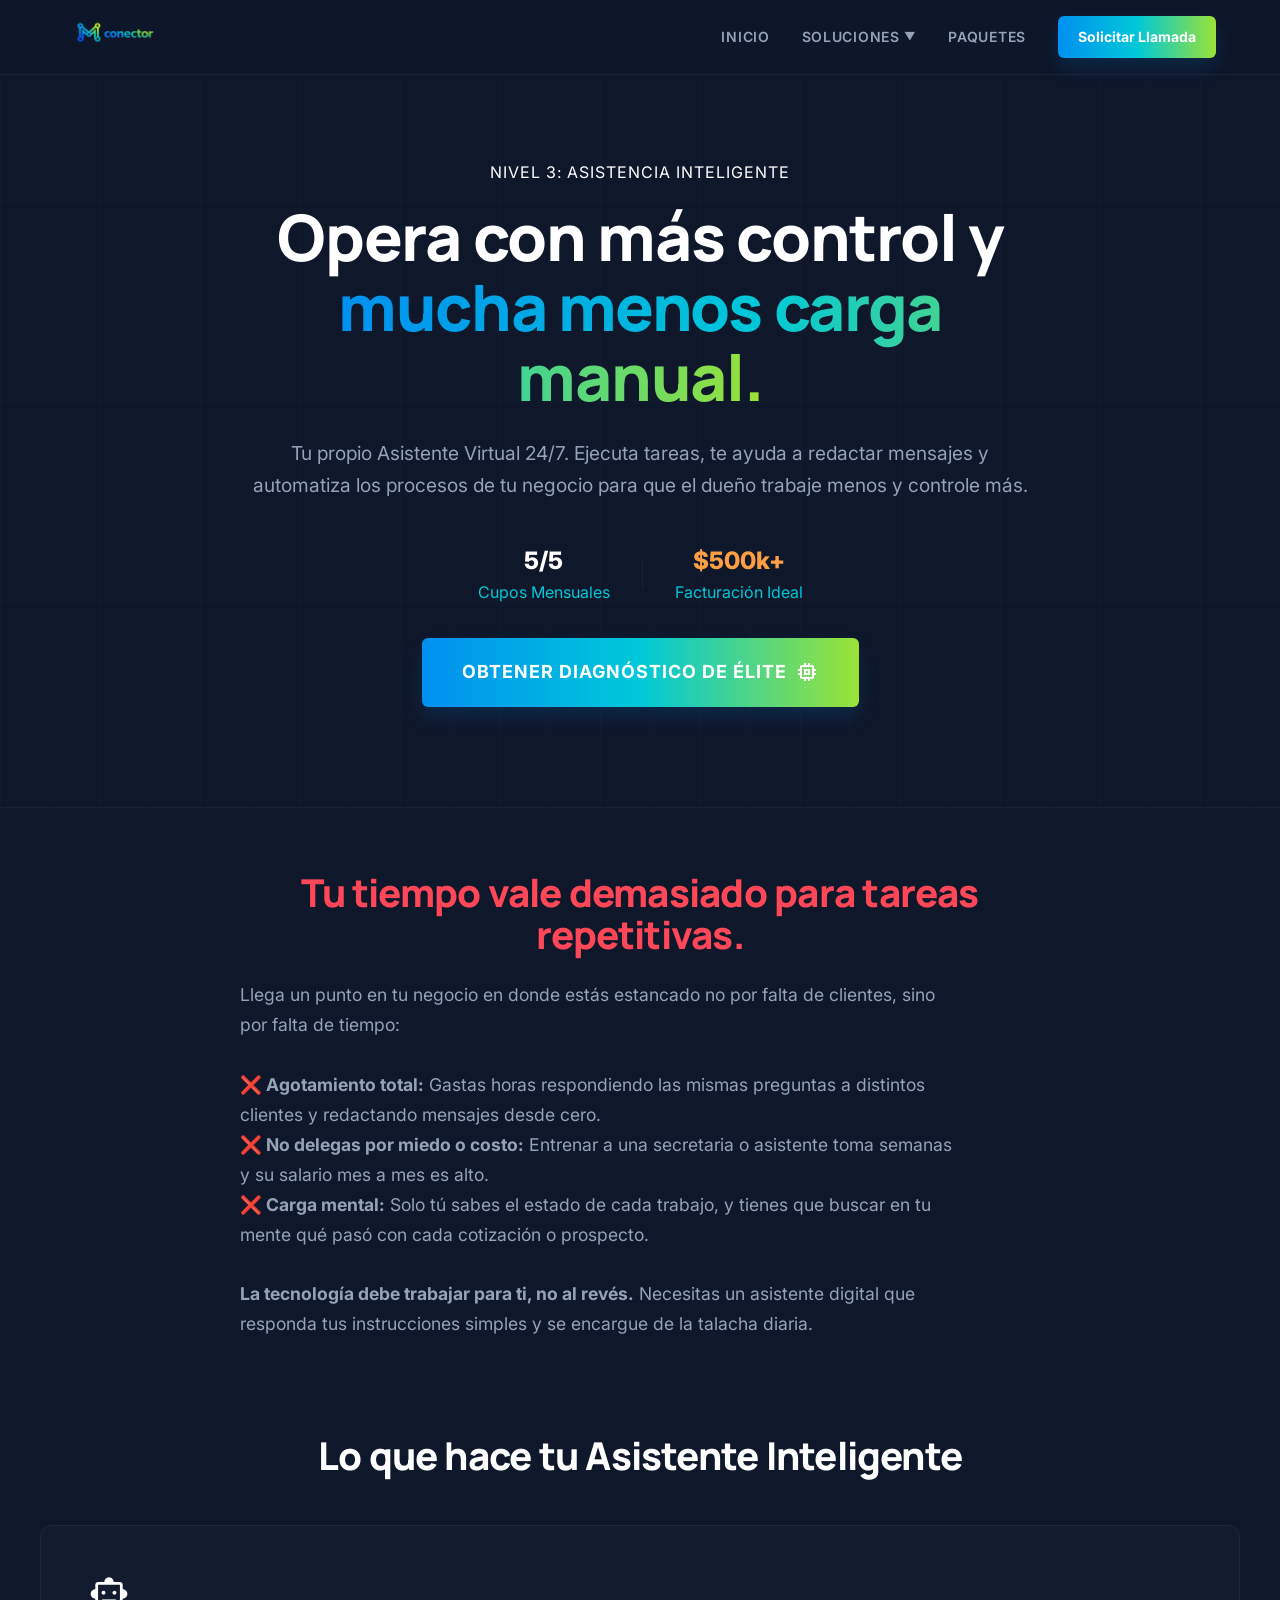
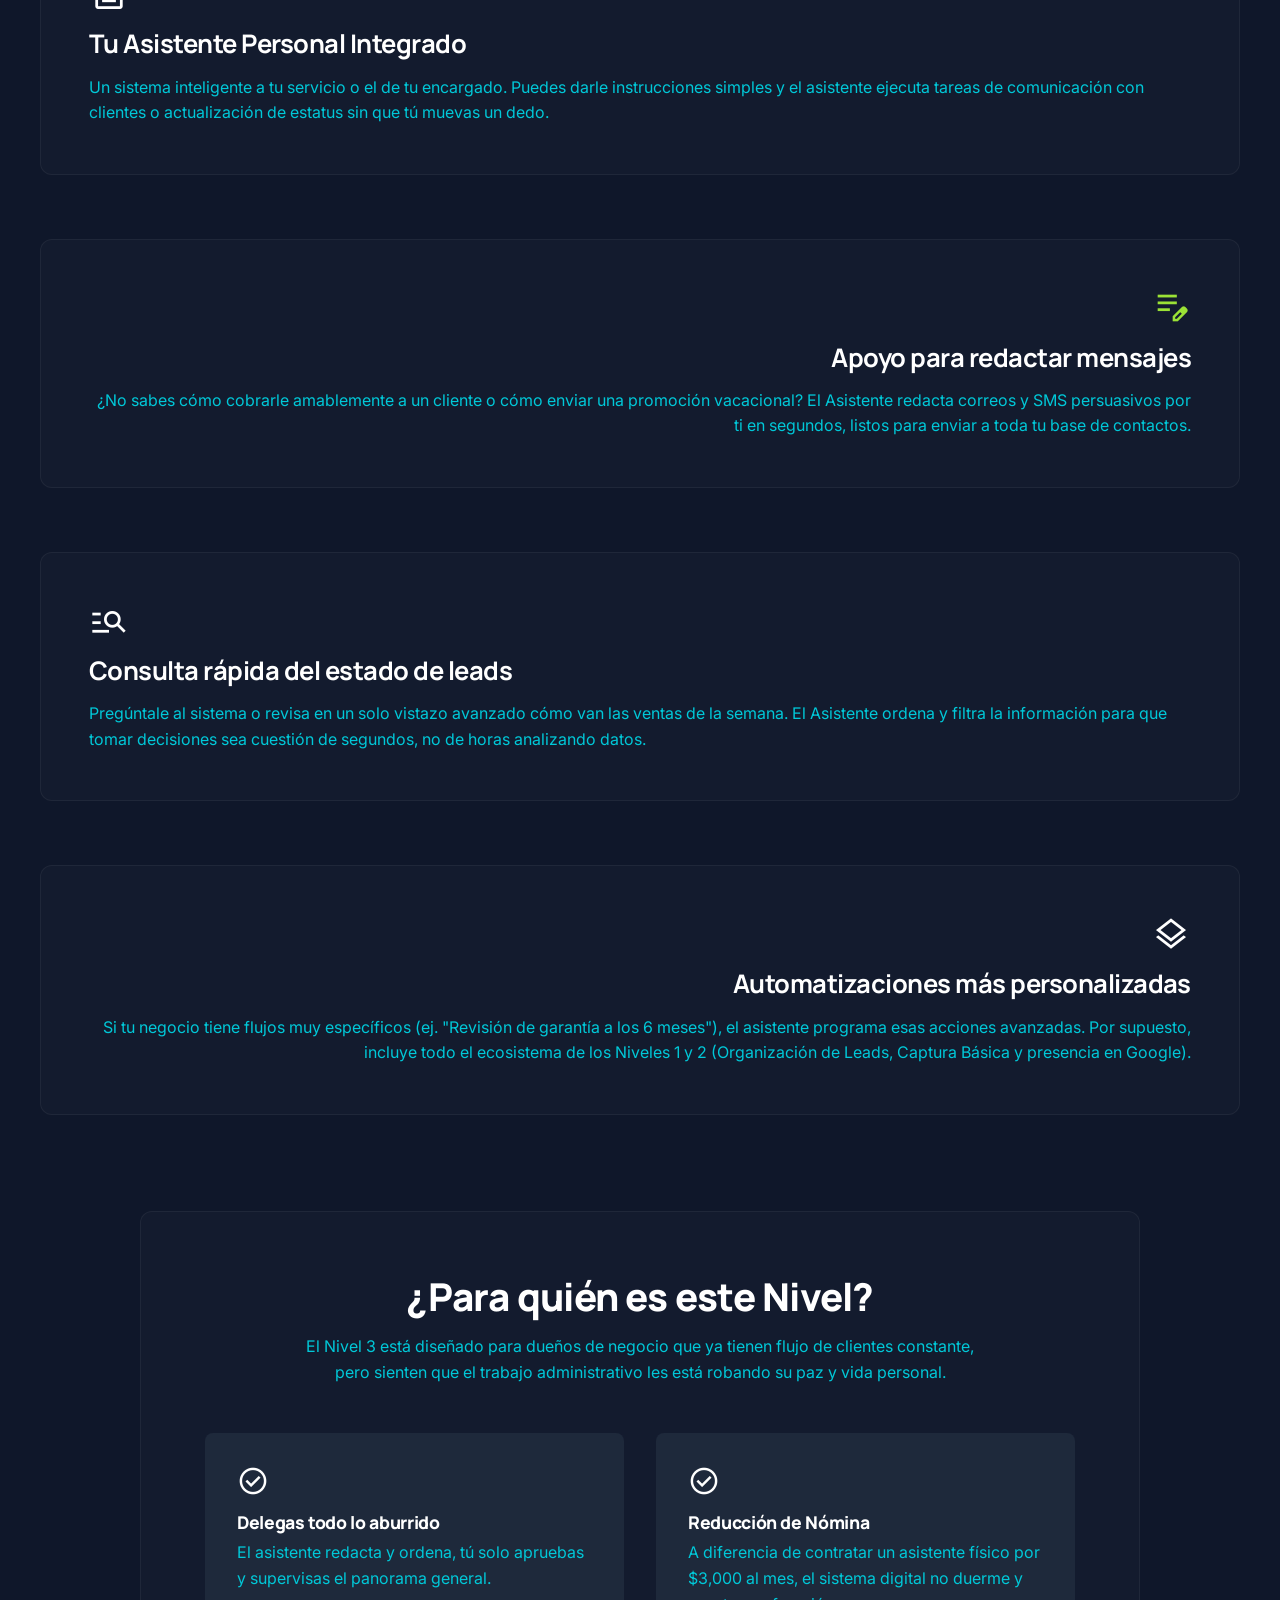
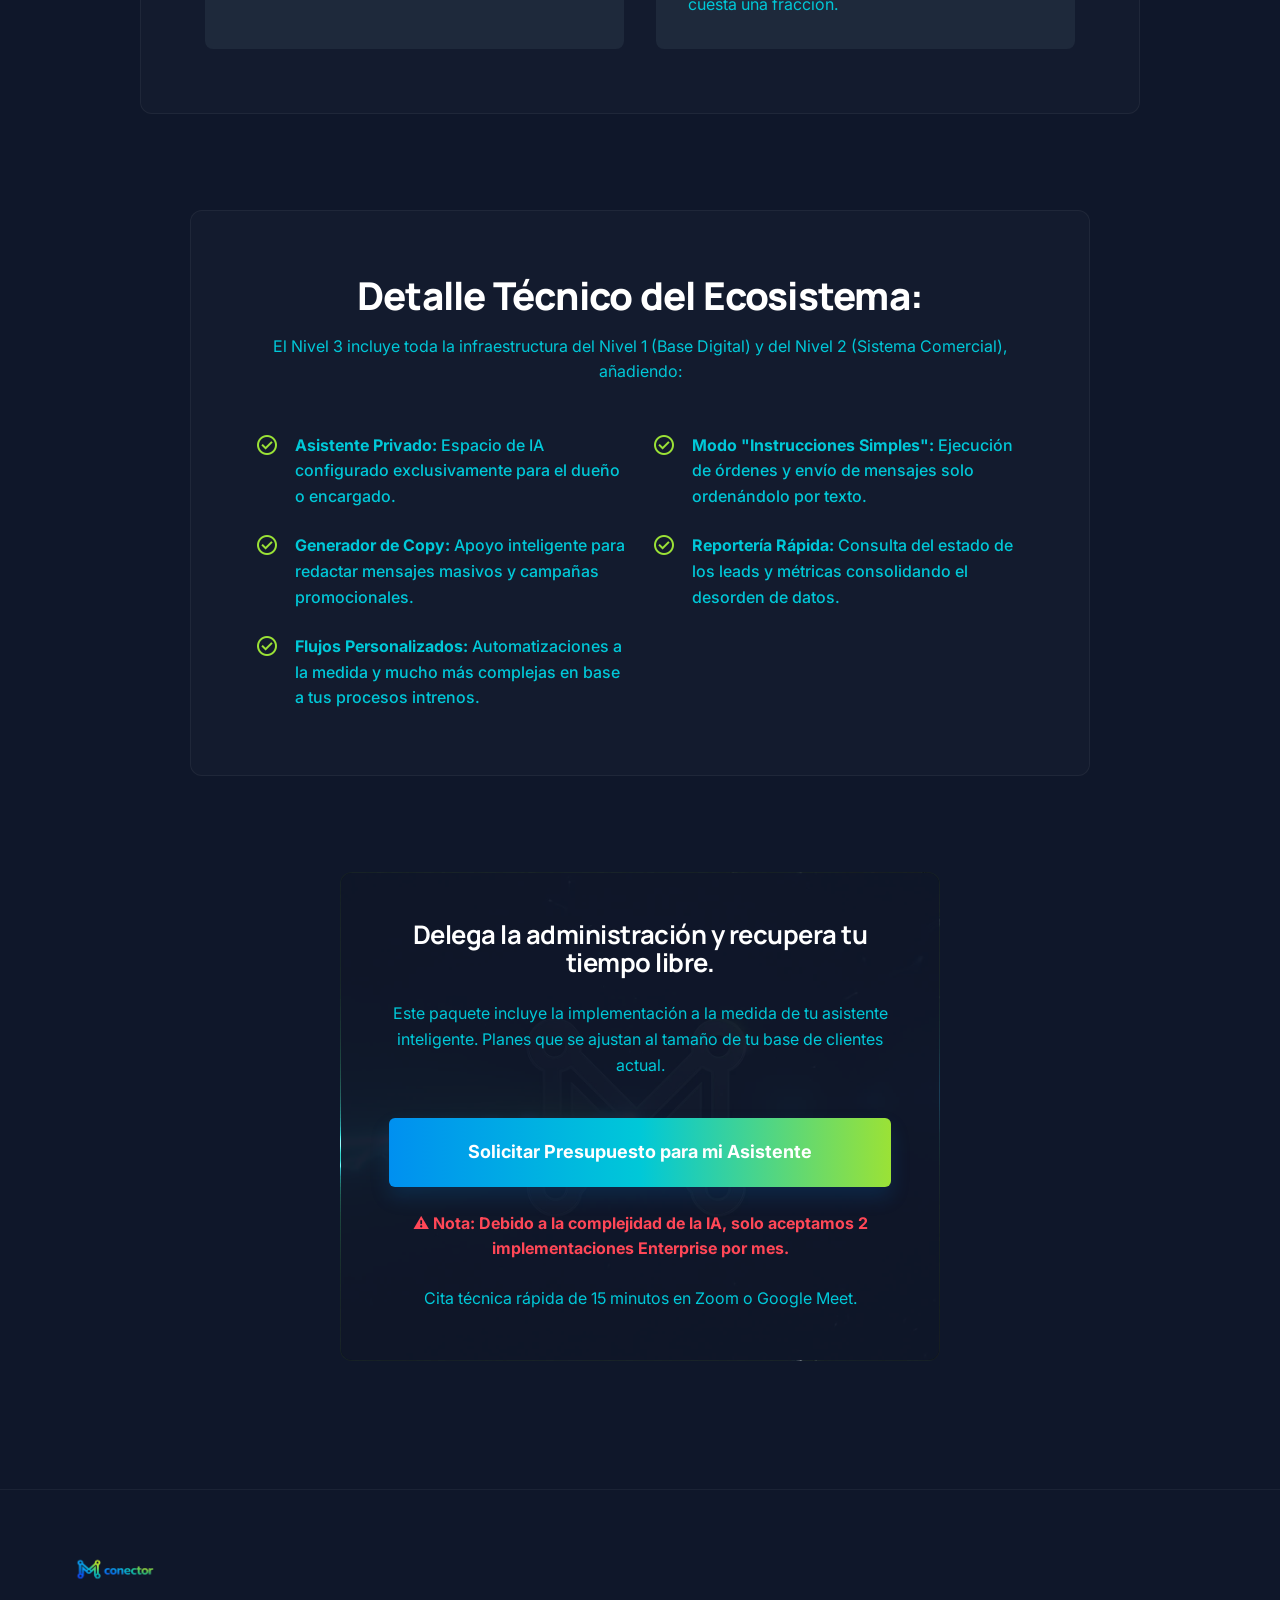
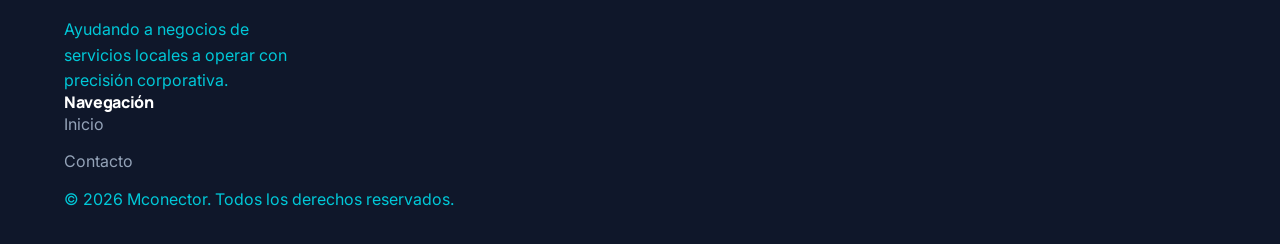
<file: asistencia-inteligente.html>
<!DOCTYPE html>
<html lang="es">
<head>
    <meta charset="UTF-8">
    <meta name="viewport" content="width=device-width, initial-scale=1.0">
    <title>Asistencia Inteligente | Mconector</title>
    <meta name="description" content="Escala tus operaciones corporativas con el poder de la Inteligencia Artificial. Automatización completa de procesos para negocios de servicios.">
    <link href="https://fonts.googleapis.com/css2?family=Inter:wght@400;500;600&family=Manrope:wght@600;700;800&display=swap" rel="stylesheet">
    <link rel="stylesheet" href="styles.css">
    <style>
        .page-header {
            padding: 160px 0 100px;
            text-align: center;
            background: linear-gradient(180deg, rgba(8, 12, 23, 1) 0%, var(--bg-color) 100%);
            border-bottom: 1px solid var(--outline);
            position: relative;
            overflow: hidden;
        }
        /* Efecto de cuadrícula de fondo tecnológico */
        .page-header::before {
            content: '';
            position: absolute;
            top: 0; left: 0;right: 0; bottom: 0;
            background-image: linear-gradient(rgba(255,255,255,0.03) 1px, transparent 1px),
            linear-gradient(90deg, rgba(255,255,255,0.03) 1px, transparent 1px);
            background-size: 50px 50px;
            z-index: 0;
            opacity: 0.5;
        }
        .header-content {
            position: relative;
            z-index: 1;
        }
        .feature-block {
            display: flex;
            flex-direction: column;
            gap: 4rem;
            margin: 4rem 0;
        }
        @media (min-width: 768px) {
            .feature-row {
                flex-direction: row;
                align-items: center;
                gap: 4rem;
            }
            .feature-row:nth-child(even) {
                flex-direction: row-reverse;
            }
        }
        .feature-row {
            display: flex;
            flex-direction: column;
            gap: 2rem;
            background: rgba(255,255,255,0.02);
            padding: 3rem;
            border-radius: var(--radius-lg);
            border: 1px solid var(--outline);
        }
        .feature-content {
            flex: 1;
        }
        .feature-visual {
            flex: 1;
            background: var(--surface-low);
            border-radius: var(--radius-md);
            min-height: 250px;
            display: flex;
            align-items: center;
            justify-content: center;
            font-size: 4rem;
            border: 1px solid rgba(0, 200, 216, 0.15);
            box-shadow: inset 0 0 20px rgba(0, 200, 216, 0.05);
        }
        .pricing-summary {
            background: url('framed6f1-jpg/ezgif-frame-100.jpg') center/cover;
            border: 1px solid var(--outline);
            border-radius: var(--radius-lg);
            padding: 3rem;
            text-align: center;
            max-width: 600px;
            margin: 4rem auto;
            position: relative;
            z-index: 1;
            overflow: hidden;
        }
        .pricing-summary::before {
            content: '';
            position: absolute;
            top: 0; left: 0; width: 100%; height: 100%;
            background: rgba(15, 23, 42, 0.95);
            z-index: -1;
        }
    </style>
</head>
<body class="dark-theme">

    <!-- Navbar -->
    <nav class="navbar">
        <div class="container">
            <div class="logo">
                <a href="index.html">
                    <img src="Marca/logo.png" alt="Mconector Logo" style="height: 32px; width: auto;">
                </a>
            </div>
            <div class="nav-links">
                <a href="index.html" class="nav-link">Inicio</a>
                <div class="dropdown">
                    <a href="#" class="nav-link" style="display: flex; align-items: center; gap: 4px;">Soluciones <span style="font-size: 0.8em;">▼</span></a>
                    <div class="dropdown-content">
                        <a href="base-digital.html">Base Digital</a>
                        <a href="sistema-comercial.html">Sistema Comercial</a>
                        <a href="asistencia-inteligente.html">Asistencia Inteligente</a>
                    </div>
                </div>
                <a href="index.html#planes" class="nav-link">Paquetes</a>
                <a href="agendar.html" class="btn btn-primary btn-small">Solicitar Llamada</a>
            </div>
        </div>
    </nav>

    <!-- Header (HERO SECTION) -->
    <header class="page-header">
        <div class="container header-content" style="max-width: 900px;">
            <p class="text-sm font-semibold" style="margin-bottom: 1rem; text-transform: uppercase; letter-spacing: 1px; color: var(--secondary-main);">NIVEL 3: ASISTENCIA INTELIGENTE</p>
            <h1 class="heading-lg" style="margin-bottom: 1.5rem;">Opera con más control y <br><span class="text-gradient">mucha menos carga manual.</span></h1>
            <p class="subtitle" style="font-size: 1.2rem; max-width: 800px; margin: 0 auto 2.5rem;">
                Tu propio Asistente Virtual 24/7. Ejecuta tareas, te ayuda a redactar mensajes y automatiza los procesos de tu negocio para que el dueño trabaje menos y controle más.
            </p>
            <div style="display: flex; align-items: center; justify-content: center; gap: 2rem; margin-bottom: 2rem;">
                <div style="text-align: center;">
                    <p style="font-size: 1.5rem; font-weight: 800; color: var(--on-surface);">5/5</p>
                    <p class="text-xs text-secondary">Cupos Mensuales</p>
                </div>
                <div style="height: 30px; width: 1px; background: var(--outline);"></div>
                <div style="text-align: center;">
                    <p style="font-size: 1.5rem; font-weight: 800; color: #ff9f43;">$500k+</p>
                    <p class="text-xs text-secondary">Facturación Ideal</p>
                </div>
            </div>
            <a href="agendar.html" class="btn btn-primary" style="font-size: 1.125rem; padding: 1.25rem 2.5rem; display: inline-flex; align-items: center; justify-content: center; gap: 0.5rem; text-transform: uppercase; letter-spacing: 1px; width: auto; max-width: 100%;"><span>Obtener Diagnóstico de Élite</span> <span class="material-symbols-outlined">memory</span></a>
        </div>
    </header>

    <!-- Main Content -->
    <main class="container" style="padding: 4rem 0;">
        
        <!-- P: PROBLEM & A: AGITATE -->
        <div style="text-align: center; max-width: 800px; margin: 0 auto 6rem;">
            <h2 class="heading-md" style="margin-bottom: 1.5rem; color: #ff4757;">Tu tiempo vale demasiado para tareas repetitivas.</h2>
            <p class="subtitle" style="text-align: left; font-size: 1.1rem;">
                Llega un punto en tu negocio en donde estás estancado no por falta de clientes, sino por falta de tiempo:<br><br>
                <strong>❌ Agotamiento total:</strong> Gastas horas respondiendo las mismas preguntas a distintos clientes y redactando mensajes desde cero.<br>
                <strong>❌ No delegas por miedo o costo:</strong> Entrenar a una secretaria o asistente toma semanas y su salario mes a mes es alto.<br>
                <strong>❌ Carga mental:</strong> Solo tú sabes el estado de cada trabajo, y tienes que buscar en tu mente qué pasó con cada cotización o prospecto.<br><br>
                <strong>La tecnología debe trabajar para ti, no al revés.</strong> Necesitas un asistente digital que responda tus instrucciones simples y se encargue de la talacha diaria.
            </p>
        </div>

        <!-- S: SOLUTION -->
        <h2 class="heading-md text-center" style="margin-bottom: 3rem;">Lo que hace tu Asistente Inteligente</h2>
        
        <div class="feature-block" style="margin-top: 0;">
            <!-- Solucion 1 -->
            <div class="feature-row">
                <div class="feature-content">
                    <span class="material-symbols-outlined" style="color: var(--secondary-main); font-size: 2.5rem; margin-bottom: 1rem;">smart_toy</span>
                    <h3 class="heading-sm" style="margin-bottom: 1rem;">Tu Asistente Personal Integrado</h3>
                    <p class="text-secondary">Un sistema inteligente a tu servicio o el de tu encargado. Puedes darle instrucciones simples y el asistente ejecuta tareas de comunicación con clientes o actualización de estatus sin que tú muevas un dedo.</p>
                </div>
            </div>

            <!-- Solucion 2 -->
            <div class="feature-row">
                <div class="feature-content" style="text-align: right;">
                    <span class="material-symbols-outlined" style="color: var(--tertiary); font-size: 2.5rem; margin-bottom: 1rem;">edit_note</span>
                    <h3 class="heading-sm" style="margin-bottom: 1rem;">Apoyo para redactar mensajes</h3>
                    <p class="text-secondary">¿No sabes cómo cobrarle amablemente a un cliente o cómo enviar una promoción vacacional? El Asistente redacta correos y SMS persuasivos por ti en segundos, listos para enviar a toda tu base de contactos.</p>
                </div>
            </div>

            <!-- Solucion 3 -->
            <div class="feature-row">
                <div class="feature-content">
                    <span class="material-symbols-outlined" style="color: var(--primary-main); font-size: 2.5rem; margin-bottom: 1rem;">manage_search</span>
                    <h3 class="heading-sm" style="margin-bottom: 1rem;">Consulta rápida del estado de leads</h3>
                    <p class="text-secondary">Pregúntale al sistema o revisa en un solo vistazo avanzado cómo van las ventas de la semana. El Asistente ordena y filtra la información para que tomar decisiones sea cuestión de segundos, no de horas analizando datos.</p>
                </div>
            </div>
            
            <!-- Solucion 4 -->
            <div class="feature-row">
                <div class="feature-content" style="text-align: right;">
                    <span class="material-symbols-outlined" style="color: var(--secondary-main); font-size: 2.5rem; margin-bottom: 1rem;">layers</span>
                    <h3 class="heading-sm" style="margin-bottom: 1rem;">Automatizaciones más personalizadas</h3>
                    <p class="text-secondary">Si tu negocio tiene flujos muy específicos (ej. "Revisión de garantía a los 6 meses"), el asistente programa esas acciones avanzadas. Por supuesto, incluye todo el ecosistema de los Niveles 1 y 2 (Organización de Leads, Captura Básica y presencia en Google).</p>
                </div>
            </div>
        </div>

        <!-- How it works -->
        <div style="background: rgba(255,255,255,0.02); padding: 4rem; border-radius: var(--radius-lg); margin: 6rem auto; max-width: 1000px; border: 1px solid var(--outline);">
            <h2 class="heading-md text-center" style="margin-bottom: 1rem;">¿Para quién es este Nivel?</h2>
            <p class="text-secondary text-center" style="max-width: 700px; margin: 0 auto 3rem;">El Nivel 3 está diseñado para dueños de negocio que ya tienen flujo de clientes constante, pero sienten que el trabajo administrativo les está robando su paz y vida personal.</p>
            
            <div style="display: grid; grid-template-columns: repeat(auto-fit, minmax(250px, 1fr)); gap: 2rem;">
                <div style="background: var(--surface-low); padding: 2rem; border-radius: 8px;">
                    <span class="material-symbols-outlined" style="color: var(--primary-main); font-size: 2rem; margin-bottom: 1rem;">check_circle</span>
                    <h4 class="font-bold" style="margin-bottom: 0.5rem; font-size: 1.1rem;">Delegas todo lo aburrido</h4>
                    <p class="text-sm text-secondary">El asistente redacta y ordena, tú solo apruebas y supervisas el panorama general.</p>
                </div>
                <div style="background: var(--surface-low); padding: 2rem; border-radius: 8px;">
                    <span class="material-symbols-outlined" style="color: var(--secondary-main); font-size: 2rem; margin-bottom: 1rem;">check_circle</span>
                    <h4 class="font-bold" style="margin-bottom: 0.5rem; font-size: 1.1rem;">Reducción de Nómina</h4>
                    <p class="text-sm text-secondary">A diferencia de contratar un asistente físico por $3,000 al mes, el sistema digital no duerme y cuesta una fracción.</p>
                </div>
            </div>
        </div>

        <!-- Entregables Técnicos (Value Stack) -->
    <div style="background: rgba(255,255,255,0.02); padding: 4rem; border-radius: var(--radius-lg); margin: 6rem auto; max-width: 900px; border: 1px solid var(--outline);">
        <h2 class="heading-md text-center" style="margin-bottom: 1rem;">Detalle Técnico del Ecosistema:</h2>
        <p class="text-secondary text-center" style="margin-bottom: 3rem;">El Nivel 3 incluye toda la infraestructura del Nivel 1 (Base Digital) y del Nivel 2 (Sistema Comercial), añadiendo:</p>
        
        <div style="display: grid; grid-template-columns: repeat(auto-fit, minmax(350px, 1fr)); gap: 1.5rem;">
            <div style="display: flex; align-items: flex-start; gap: 1rem;">
                <span class="material-symbols-outlined" style="color: var(--tertiary);">check_circle</span>
                <p class="text-secondary" style="font-weight: 500; flex: 1;"><strong>Asistente Privado:</strong> Espacio de IA configurado exclusivamente para el dueño o encargado.</p>
            </div>
            <div style="display: flex; align-items: flex-start; gap: 1rem;">
                <span class="material-symbols-outlined" style="color: var(--tertiary);">check_circle</span>
                <p class="text-secondary" style="font-weight: 500; flex: 1;"><strong>Modo "Instrucciones Simples":</strong> Ejecución de órdenes y envío de mensajes solo ordenándolo por texto.</p>
            </div>
            <div style="display: flex; align-items: flex-start; gap: 1rem;">
                <span class="material-symbols-outlined" style="color: var(--tertiary);">check_circle</span>
                <p class="text-secondary" style="font-weight: 500; flex: 1;"><strong>Generador de Copy:</strong> Apoyo inteligente para redactar mensajes masivos y campañas promocionales.</p>
            </div>
            <div style="display: flex; align-items: flex-start; gap: 1rem;">
                <span class="material-symbols-outlined" style="color: var(--tertiary);">check_circle</span>
                <p class="text-secondary" style="font-weight: 500; flex: 1;"><strong>Reportería Rápida:</strong> Consulta del estado de los leads y métricas consolidando el desorden de datos.</p>
            </div>
            <div style="display: flex; align-items: flex-start; gap: 1rem;">
                <span class="material-symbols-outlined" style="color: var(--tertiary);">check_circle</span>
                <p class="text-secondary" style="font-weight: 500; flex: 1;"><strong>Flujos Personalizados:</strong> Automatizaciones a la medida y mucho más complejas en base a tus procesos intrenos.</p>
            </div>
        </div>
    </div>

    <!-- Call to Action Section -->
    <div class="pricing-summary" style="margin-top: 6rem; position: relative; z-index: 1;">
            <h3 class="heading-md" style="margin-bottom: 1.5rem;">Delega la administración y recupera tu tiempo libre.</h3>
            <p class="text-secondary" style="margin-bottom: 2.5rem; max-width: 500px; margin-left: auto; margin-right: auto;">
                Este paquete incluye la implementación a la medida de tu asistente inteligente. Planes que se ajustan al tamaño de tu base de clientes actual.
            </p>
            
            <a href="agendar.html" class="btn btn-primary" style="width: 100%; font-size: 1.125rem; padding: 1.25rem;">Solicitar Presupuesto para mi Asistente</a>
            
            <div style="margin-top: 1.5rem; text-align: center;">
                <p class="text-sm" style="color: #ff4757; font-weight: 700;">⚠️ Nota: Debido a la complejidad de la IA, solo aceptamos 2 implementaciones Enterprise por mes.</p>
            </div>
            
            <p class="text-sm text-secondary" style="margin-top: 1.5rem;">Cita técnica rápida de 15 minutos en Zoom o Google Meet.</p>
        </div>

    </main>

    <!-- Footer -->
    <footer class="footer-section">
        <div class="container container-footer">
            <div class="footer-col">
                <img src="Marca/logo.png" alt="Mconector" class="footer-logo" style="height: 32px;">
                <p class="text-sm text-secondary" style="max-width: 250px;">Ayudando a negocios de servicios locales a operar con precisión corporativa.</p>
            </div>
            <div class="footer-col">
                <h4>Navegación</h4>
                <ul class="footer-links">
                    <li><a href="index.html">Inicio</a></li>
                    <li><a href="agendar.html">Contacto</a></li>
                </ul>
            </div>
        </div>
        <div class="container footer-bottom">
            <p class="text-sm text-secondary">© 2026 Mconector. Todos los derechos reservados.</p>
        </div>
    </footer>

</body>
</html>
</file>
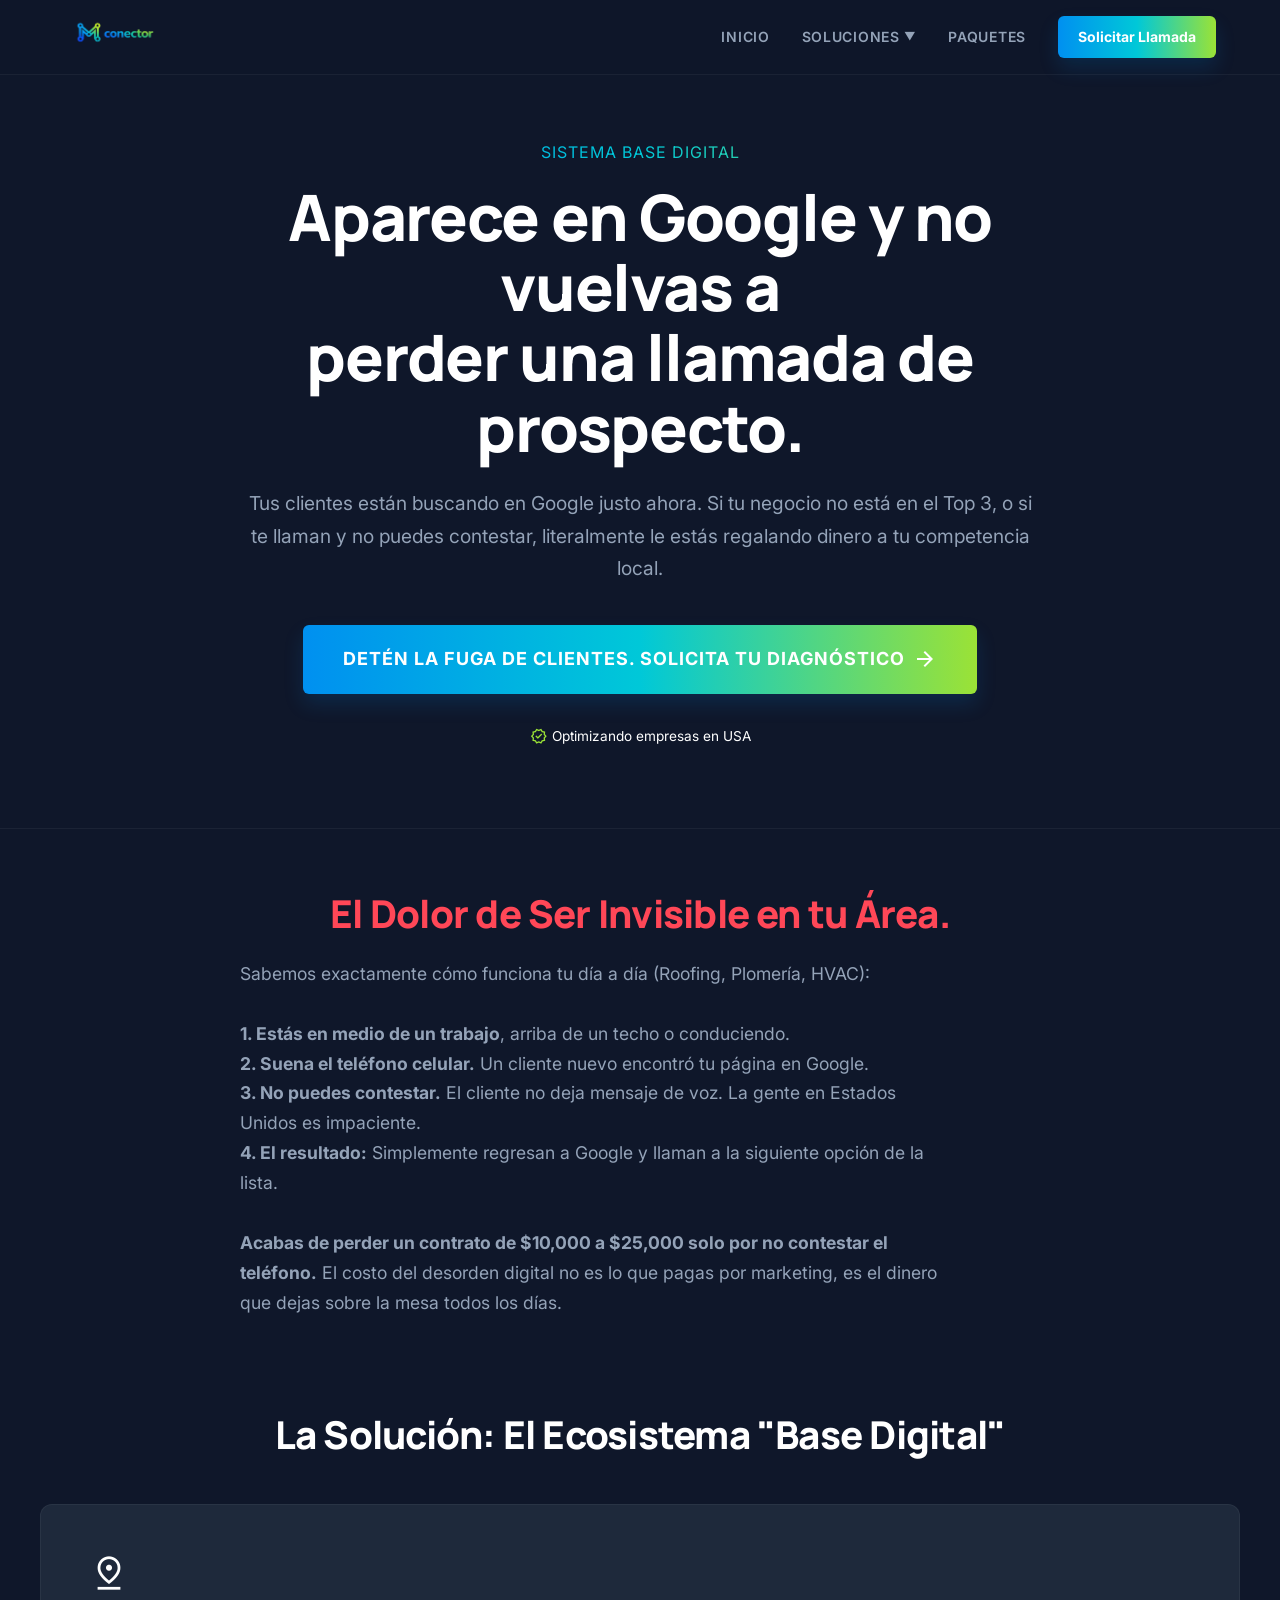
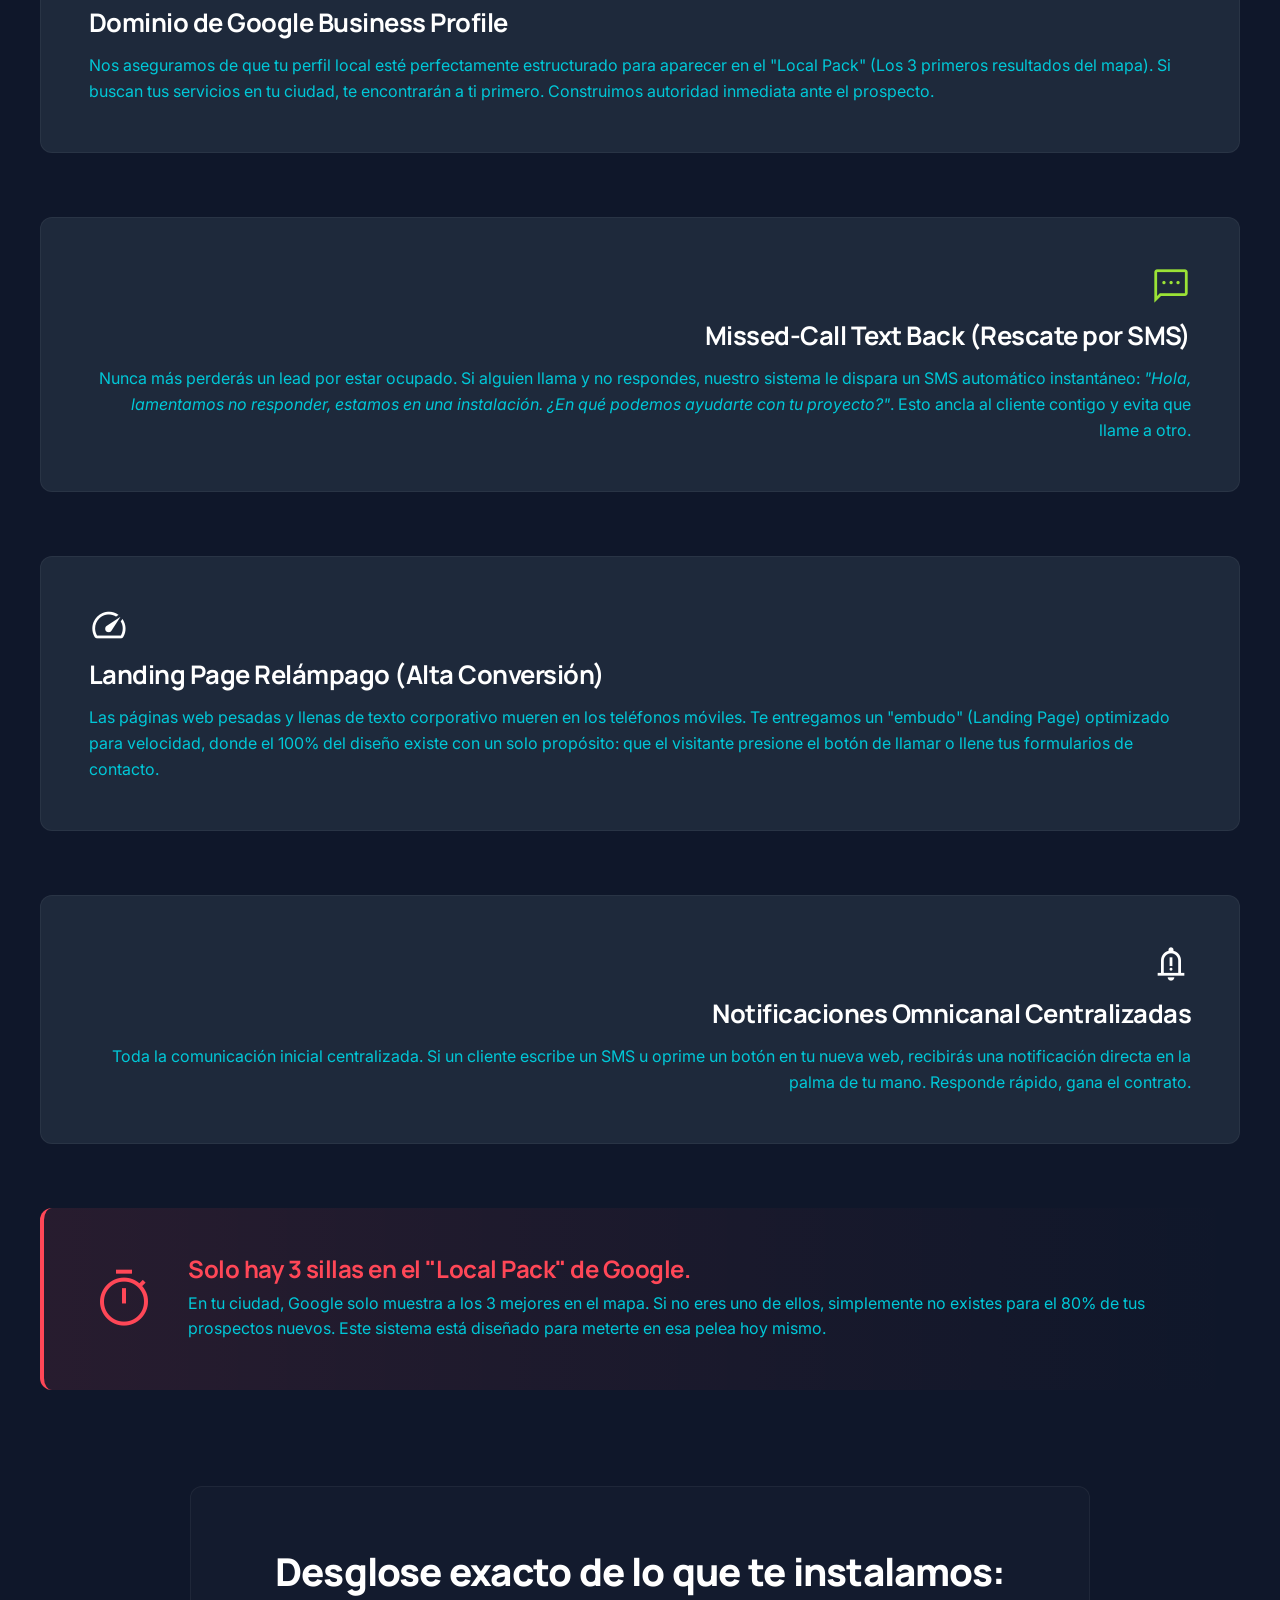
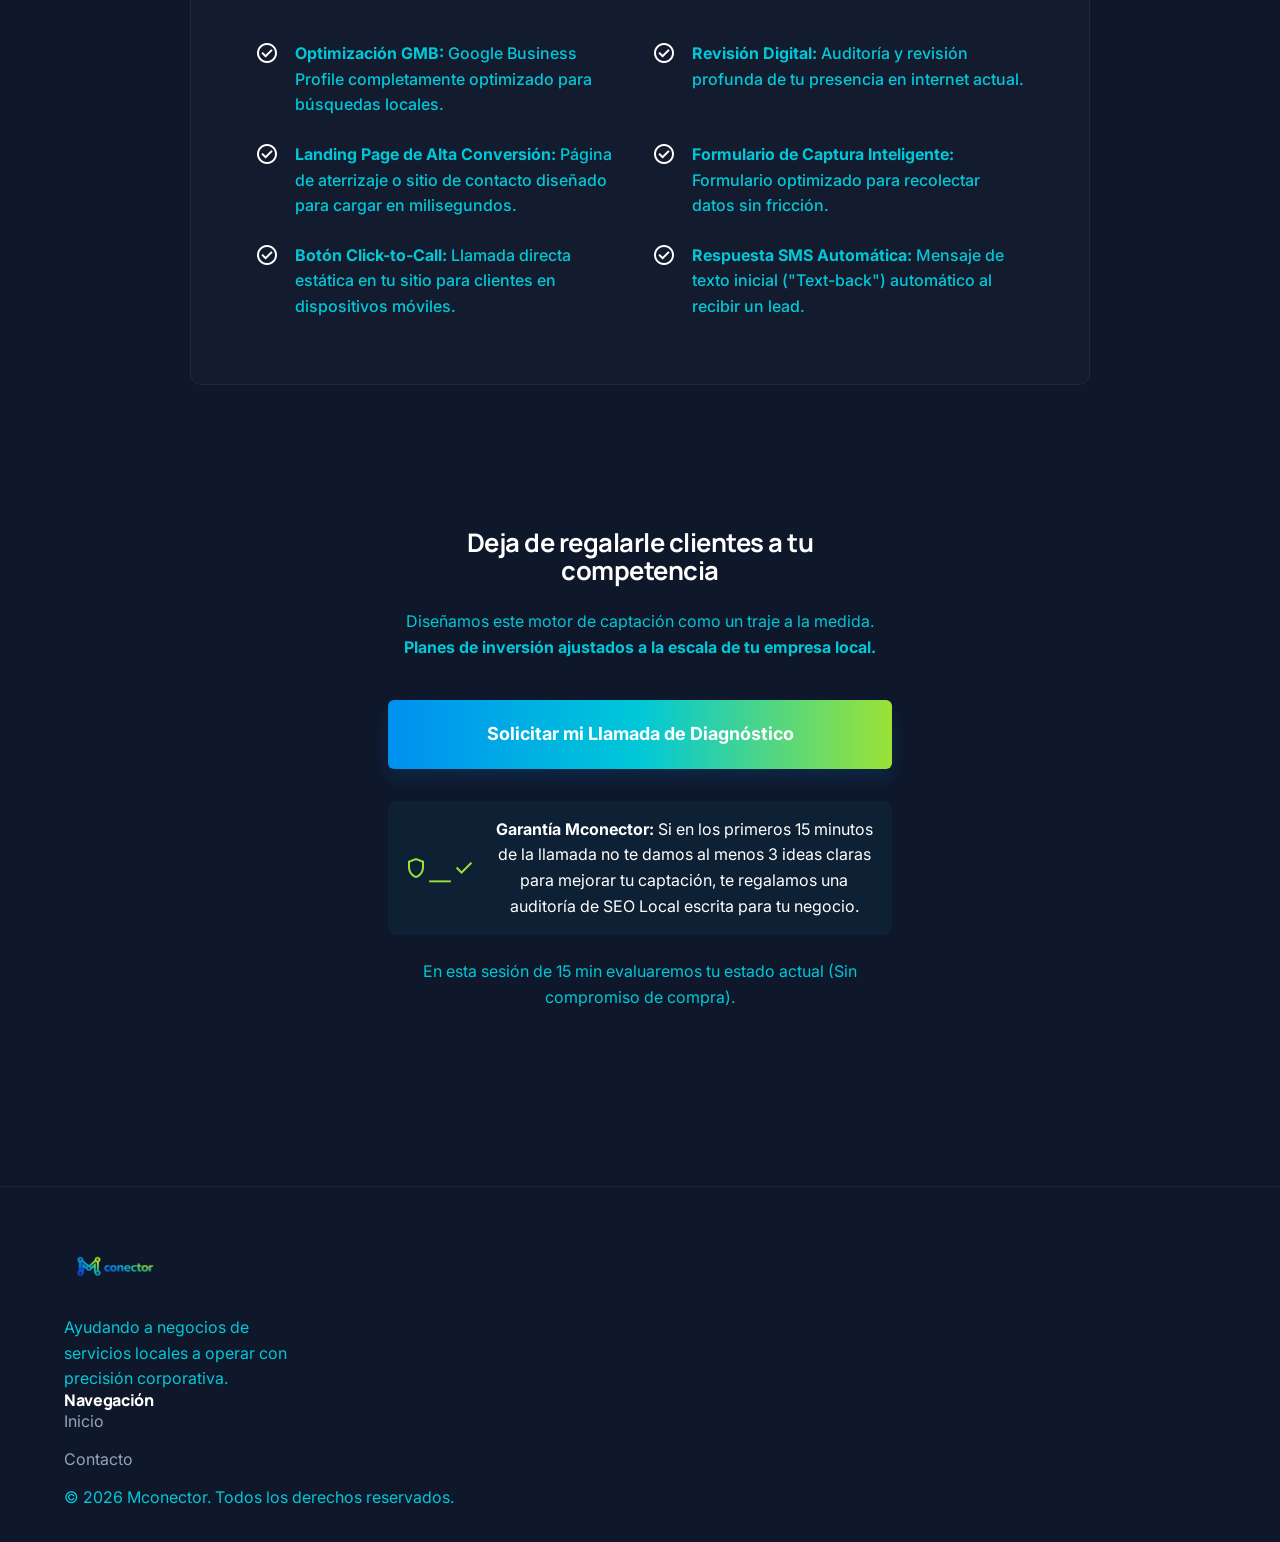
<file: base-digital.html>
<!DOCTYPE html>
<html lang="es">
<head>
    <meta charset="UTF-8">
    <meta name="viewport" content="width=device-width, initial-scale=1.0">
    <title>Base Digital | Mconector</title>
    <meta name="description" content="Aparece en Google, ten una web rápida dedicada a convertir y no pierdas ni una llamada más con nuestro paquete Base Digital.">
    <link href="https://fonts.googleapis.com/css2?family=Inter:wght@400;500;600&family=Manrope:wght@600;700;800&display=swap" rel="stylesheet">
    <link rel="stylesheet" href="styles.css">
    <style>
        .page-header {
            padding: 140px 0 80px;
            text-align: center;
            background: radial-gradient(circle at top, rgba(15,23,42,1) 0%, var(--bg-color) 100%);
            border-bottom: 1px solid var(--outline);
        }
        .feature-block {
            display: flex;
            flex-direction: column;
            gap: 4rem;
            margin: 4rem 0;
        }
        @media (min-width: 768px) {
            .feature-row {
                flex-direction: row;
                align-items: center;
                gap: 4rem;
            }
            .feature-row:nth-child(even) {
                flex-direction: row-reverse;
            }
        }
        .feature-row {
            display: flex;
            flex-direction: column;
            gap: 2rem;
            background: var(--surface-low);
            padding: 3rem;
            border-radius: var(--radius-lg);
            border: 1px solid var(--outline);
        }
        .feature-content {
            flex: 1;
        }
        .feature-visual {
            flex: 1;
            background: var(--surface-base);
            border-radius: var(--radius-md);
            min-height: 250px;
            display: flex;
            align-items: center;
            justify-content: center;
            font-size: 4rem;
            border: 1px solid rgba(255,255,255,0.05);
        }
        .pricing-summary {
            background: var(--surface-base);
            border: 2px solid var(--primary-main);
            border-radius: var(--radius-lg);
            padding: 3rem;
            text-align: center;
            max-width: 600px;
            margin: 4rem auto;
            position: relative;
        }
    </style>
</head>
<body class="dark-theme">

    <!-- Navbar -->
    <nav class="navbar">
        <div class="container">
            <div class="logo">
                <a href="index.html">
                    <img src="Marca/logo.png" alt="Mconector Logo" style="height: 32px; width: auto;">
                </a>
            </div>
            <div class="nav-links">
                <a href="index.html" class="nav-link">Inicio</a>
                <div class="dropdown">
                    <a href="#" class="nav-link" style="display: flex; align-items: center; gap: 4px;">Soluciones <span style="font-size: 0.8em;">▼</span></a>
                    <div class="dropdown-content">
                        <a href="base-digital.html">Base Digital</a>
                        <a href="sistema-comercial.html">Sistema Comercial</a>
                        <a href="asistencia-inteligente.html">Asistencia Inteligente</a>
                    </div>
                </div>
                <a href="index.html#planes" class="nav-link">Paquetes</a>
                <a href="agendar.html" class="btn btn-primary btn-small">Solicitar Llamada</a>
            </div>
        </div>
    </nav>

    <!-- Header (HERO SECTION) -->
    <header class="page-header">
        <div class="container" style="max-width: 900px;">
            <p class="text-sm font-semibold text-gradient" style="margin-bottom: 1rem; text-transform: uppercase; letter-spacing: 1px;">SISTEMA BASE DIGITAL</p>
            <h1 class="heading-lg" style="margin-bottom: 1.5rem;">Aparece en Google y no vuelvas a <br><span style="color: var(--primary-main);">perder una llamada de prospecto.</span></h1>
            <p class="subtitle" style="font-size: 1.2rem; max-width: 800px; margin: 0 auto 2.5rem;">
                Tus clientes están buscando en Google justo ahora. Si tu negocio no está en el Top 3, o si te llaman y no puedes contestar, literalmente le estás regalando dinero a tu competencia local.
            </p>
            <a href="agendar.html" class="btn btn-primary" style="font-size: 1.125rem; padding: 1.25rem 2.5rem; display: inline-flex; align-items: center; justify-content: center; gap: 0.5rem; text-transform: uppercase; letter-spacing: 1px; width: auto; max-width: 100%;"><span>Detén la fuga de clientes. Solicita tu Diagnóstico</span> <span class="material-symbols-outlined">arrow_forward</span></a>
            
            <div style="margin-top: 2rem; display: flex; align-items: center; justify-content: center; gap: 1rem; color: var(--text-secondary); font-size: 0.85rem;">
                <span style="display: flex; align-items: center; gap: 0.25rem;"><span class="material-symbols-outlined" style="color: var(--tertiary); font-size: 1.1rem;">verified</span> Optimizando empresas en USA</span>
            </div>
        </div>
    </header>

    <!-- Main Content (PAS FRAMEWORK) -->
    <main class="container" style="padding: 4rem 0;">
        
        <!-- P: PROBLEM & A: AGITATE -->
        <div style="text-align: center; max-width: 800px; margin: 0 auto 6rem;">
            <h2 class="heading-md" style="margin-bottom: 1.5rem; color: #ff4757;">El Dolor de Ser Invisible en tu Área.</h2>
            <p class="subtitle" style="text-align: left; font-size: 1.1rem;">
                Sabemos exactamente cómo funciona tu día a día (Roofing, Plomería, HVAC):<br><br>
                <strong>1. Estás en medio de un trabajo</strong>, arriba de un techo o conduciendo.<br>
                <strong>2. Suena el teléfono celular.</strong> Un cliente nuevo encontró tu página en Google.<br>
                <strong>3. No puedes contestar.</strong> El cliente no deja mensaje de voz. La gente en Estados Unidos es impaciente.<br>
                <strong>4. El resultado:</strong> Simplemente regresan a Google y llaman a la siguiente opción de la lista.<br><br>
                <strong>Acabas de perder un contrato de $10,000 a $25,000 solo por no contestar el teléfono.</strong> El costo del desorden digital no es lo que pagas por marketing, es el dinero que dejas sobre la mesa todos los días.
            </p>
        </div>

        <!-- S: SOLUTION -->
        <h2 class="heading-md text-center" style="margin-bottom: 3rem;">La Solución: El Ecosistema "Base Digital"</h2>
        
        <div class="feature-block" style="margin-top: 0;">
            <!-- Solucion 1 -->
            <div class="feature-row">
                <div class="feature-content">
                    <span class="material-symbols-outlined" style="color: var(--primary-main); font-size: 2.5rem; margin-bottom: 1rem;">pin_drop</span>
                    <h3 class="heading-sm" style="margin-bottom: 1rem;">Dominio de Google Business Profile</h3>
                    <p class="text-secondary">Nos aseguramos de que tu perfil local esté perfectamente estructurado para aparecer en el "Local Pack" (Los 3 primeros resultados del mapa). Si buscan tus servicios en tu ciudad, te encontrarán a ti primero. Construimos autoridad inmediata ante el prospecto.</p>
                </div>
            </div>

            <!-- Solucion 2 -->
            <div class="feature-row">
                <div class="feature-content" style="text-align: right;">
                    <span class="material-symbols-outlined" style="color: var(--tertiary); font-size: 2.5rem; margin-bottom: 1rem;">textsms</span>
                    <h3 class="heading-sm" style="margin-bottom: 1rem;">Missed-Call Text Back (Rescate por SMS)</h3>
                    <p class="text-secondary">Nunca más perderás un lead por estar ocupado. Si alguien llama y no respondes, nuestro sistema le dispara un SMS automático instantáneo: <em>"Hola, lamentamos no responder, estamos en una instalación. ¿En qué podemos ayudarte con tu proyecto?"</em>. Esto ancla al cliente contigo y evita que llame a otro.</p>
                </div>
            </div>

            <!-- Solucion 3 -->
            <div class="feature-row">
                <div class="feature-content">
                    <span class="material-symbols-outlined" style="color: var(--secondary-main); font-size: 2.5rem; margin-bottom: 1rem;">speed</span>
                    <h3 class="heading-sm" style="margin-bottom: 1rem;">Landing Page Relámpago (Alta Conversión)</h3>
                    <p class="text-secondary">Las páginas web pesadas y llenas de texto corporativo mueren en los teléfonos móviles. Te entregamos un "embudo" (Landing Page) optimizado para velocidad, donde el 100% del diseño existe con un solo propósito: que el visitante presione el botón de llamar o llene tus formularios de contacto.</p>
                </div>
            </div>
            
            <!-- Solucion 4 -->
            <div class="feature-row">
                <div class="feature-content" style="text-align: right;">
                    <span class="material-symbols-outlined" style="color: var(--primary-main); font-size: 2.5rem; margin-bottom: 1rem;">notification_important</span>
                    <h3 class="heading-sm" style="margin-bottom: 1rem;">Notificaciones Omnicanal Centralizadas</h3>
                    <p class="text-secondary">Toda la comunicación inicial centralizada. Si un cliente escribe un SMS u oprime un botón en tu nueva web, recibirás una notificación directa en la palma de tu mano. Responde rápido, gana el contrato.</p>
                </div>
            </div>
        </div>

        <!-- GATILLO: URGENCIA Y ESCASEZ -->
        <div style="background: linear-gradient(90deg, rgba(255, 71, 87, 0.1) 0%, transparent 100%); padding: 3rem; border-radius: var(--radius-lg); border-left: 4px solid #ff4757; margin: 4rem 0;">
            <div style="display: flex; align-items: center; gap: 2rem;">
                <span class="material-symbols-outlined" style="font-size: 4rem; color: #ff4757;">timer</span>
                <div>
                    <h3 style="color: #ff4757; margin-bottom: 0.5rem; font-size: 1.5rem;">Solo hay 3 sillas en el "Local Pack" de Google.</h3>
                    <p class="text-secondary">En tu ciudad, Google solo muestra a los 3 mejores en el mapa. Si no eres uno de ellos, simplemente no existes para el 80% de tus prospectos nuevos. Este sistema está diseñado para meterte en esa pelea hoy mismo.</p>
                </div>
            </div>
        </div>

        <!-- Entregables Técnicos (Value Stack) -->
    <div style="background: rgba(255,255,255,0.02); padding: 4rem; border-radius: var(--radius-lg); margin: 6rem auto; max-width: 900px; border: 1px solid var(--outline);">
        <h2 class="heading-md text-center" style="margin-bottom: 3rem;">Desglose exacto de lo que te instalamos:</h2>
        
        <div style="display: grid; grid-template-columns: repeat(auto-fit, minmax(350px, 1fr)); gap: 1.5rem;">
            <div style="display: flex; align-items: flex-start; gap: 1rem;">
                <span class="material-symbols-outlined" style="color: var(--primary-main);">check_circle</span>
                <p class="text-secondary" style="font-weight: 500; flex: 1;"><strong>Optimización GMB:</strong> Google Business Profile completamente optimizado para búsquedas locales.</p>
            </div>
            <div style="display: flex; align-items: flex-start; gap: 1rem;">
                <span class="material-symbols-outlined" style="color: var(--primary-main);">check_circle</span>
                <p class="text-secondary" style="font-weight: 500; flex: 1;"><strong>Revisión Digital:</strong> Auditoría y revisión profunda de tu presencia en internet actual.</p>
            </div>
            <div style="display: flex; align-items: flex-start; gap: 1rem;">
                <span class="material-symbols-outlined" style="color: var(--primary-main);">check_circle</span>
                <p class="text-secondary" style="font-weight: 500; flex: 1;"><strong>Landing Page de Alta Conversión:</strong> Página de aterrizaje o sitio de contacto diseñado para cargar en milisegundos.</p>
            </div>
            <div style="display: flex; align-items: flex-start; gap: 1rem;">
                <span class="material-symbols-outlined" style="color: var(--primary-main);">check_circle</span>
                <p class="text-secondary" style="font-weight: 500; flex: 1;"><strong>Formulario de Captura Inteligente:</strong> Formulario optimizado para recolectar datos sin fricción.</p>
            </div>
            <div style="display: flex; align-items: flex-start; gap: 1rem;">
                <span class="material-symbols-outlined" style="color: var(--primary-main);">check_circle</span>
                <p class="text-secondary" style="font-weight: 500; flex: 1;"><strong>Botón Click-to-Call:</strong> Llamada directa estática en tu sitio para clientes en dispositivos móviles.</p>
            </div>
            <div style="display: flex; align-items: flex-start; gap: 1rem;">
                <span class="material-symbols-outlined" style="color: var(--primary-main);">check_circle</span>
                <p class="text-secondary" style="font-weight: 500; flex: 1;"><strong>Respuesta SMS Automática:</strong> Mensaje de texto inicial ("Text-back") automático al recibir un lead.</p>
            </div>
        </div>
    </div>

    <!-- Call to Action Section (Reemplaza la caja de precios) -->
        <div class="pricing-summary" style="margin-top: 6rem;">
            <h3 class="heading-md" style="margin-bottom: 1.5rem;">Deja de regalarle clientes a tu competencia</h3>
            <p class="text-secondary" style="margin-bottom: 2.5rem; max-width: 500px; margin-left: auto; margin-right: auto;">
                Diseñamos este motor de captación como un traje a la medida. <strong>Planes de inversión ajustados a la escala de tu empresa local.</strong> 
            </p>
            
            <a href="agendar.html" class="btn btn-primary" style="width: 100%; font-size: 1.125rem; padding: 1.25rem;">Solicitar mi Llamada de Diagnóstico</a>
            
            <!-- GATILLO: GARANTÍA / RISK REVERSAL -->
            <div style="margin-top: 2rem; display: flex; align-items: center; justify-content: center; gap: 1rem; background: rgba(0, 200, 216, 0.05); padding: 1rem; border-radius: 8px;">
                <span class="material-symbols-outlined" style="color: var(--tertiary);">shield_check</span>
                <p class="text-sm" style="color: var(--on-surface);"><strong>Garantía Mconector:</strong> Si en los primeros 15 minutos de la llamada no te damos al menos 3 ideas claras para mejorar tu captación, te regalamos una auditoría de SEO Local escrita para tu negocio.</p>
            </div>
            
            <p class="text-sm text-secondary" style="margin-top: 1.5rem;">En esta sesión de 15 min evaluaremos tu estado actual (Sin compromiso de compra).</p>
        </div>

    </main>

    <!-- Footer -->
    <footer class="footer-section">
        <div class="container container-footer">
            <div class="footer-col">
                <img src="Marca/logo.png" alt="Mconector" class="footer-logo" style="height: 32px;">
                <p class="text-sm text-secondary" style="max-width: 250px;">Ayudando a negocios de servicios locales a operar con precisión corporativa.</p>
            </div>
            <div class="footer-col">
                <h4>Navegación</h4>
                <ul class="footer-links">
                    <li><a href="index.html">Inicio</a></li>
                    <li><a href="agendar.html">Contacto</a></li>
                </ul>
            </div>
        </div>
        <div class="container footer-bottom">
            <p class="text-sm text-secondary">© 2026 Mconector. Todos los derechos reservados.</p>
        </div>
    </footer>

</body>
</html>
</file>
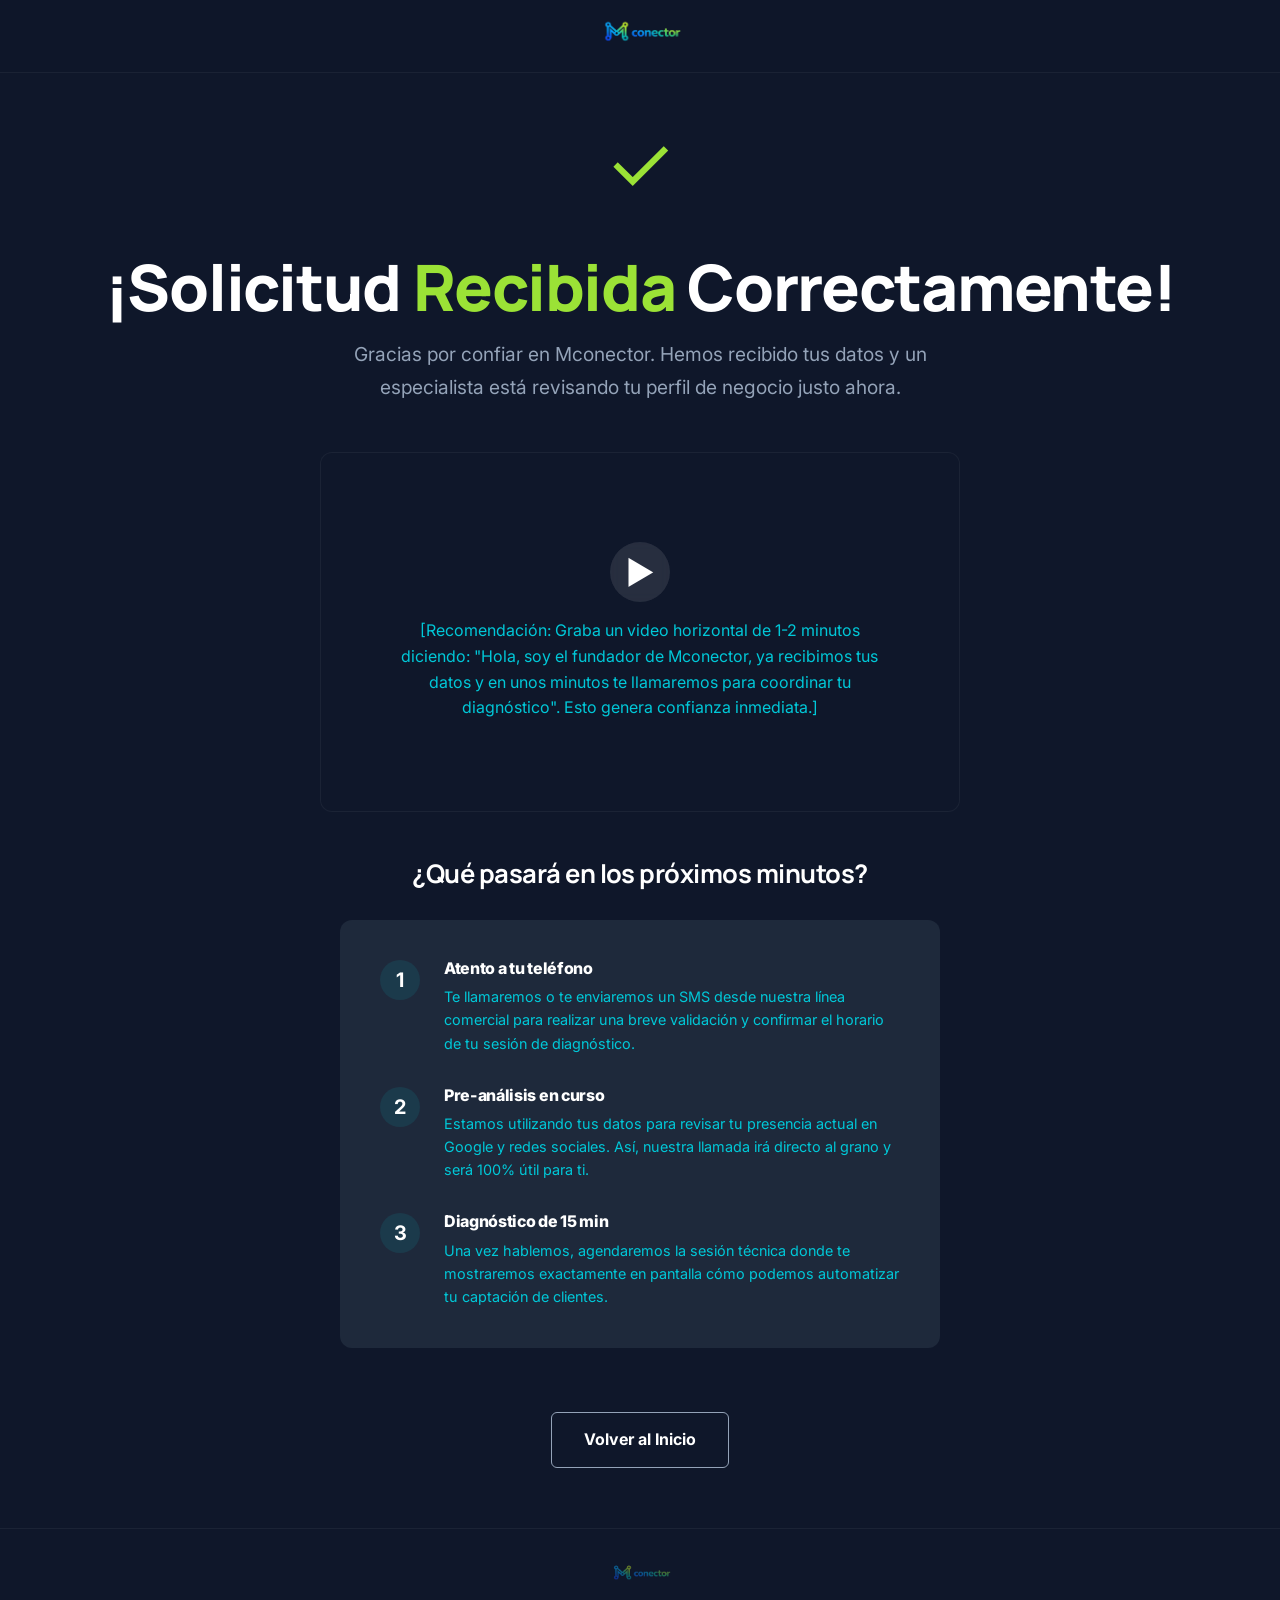
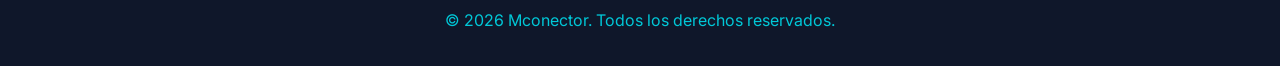
<file: confirmacion.html>
<!DOCTYPE html>
<html lang="es">
<head>
    <meta charset="UTF-8">
    <meta name="viewport" content="width=device-width, initial-scale=1.0">
    <title>¡Reserva Confirmada! | Mconector</title>
    <meta name="robots" content="noindex, nofollow"> <!-- Muy importante para Thank You Pages -->
    <link href="https://fonts.googleapis.com/css2?family=Inter:wght@400;500;600&family=Manrope:wght@600;700;800&display=swap" rel="stylesheet">
    <link rel="stylesheet" href="styles.css">
    <style>
        .page-content {
            padding-top: 100px;
            padding-bottom: 60px;
            min-height: 80vh;
        }
        .success-icon {
            font-size: 5rem;
            color: var(--tertiary); /* Verde neón/lima de la paleta */
            margin-bottom: 1.5rem;
            animation: bounceIn 0.8s cubic-bezier(0.175, 0.885, 0.32, 1.275) both;
        }
        @keyframes bounceIn {
            0% { transform: scale(0); opacity: 0; }
            50% { transform: scale(1.1); opacity: 1; }
            100% { transform: scale(1); opacity: 1; }
        }
        .video-placeholder {
            width: 100%;
            max-width: 640px;
            aspect-ratio: 16/9;
            background: var(--surface-base);
            border: 1px solid var(--outline);
            border-radius: var(--radius-lg);
            margin: 3rem auto;
            position: relative;
            display: flex;
            align-items: center;
            justify-content: center;
            flex-direction: column;
            overflow: hidden;
        }
        .video-play-btn {
            width: 60px;
            height: 60px;
            background: rgba(255,255,255,0.1);
            border-radius: 50%;
            display: flex;
            align-items: center;
            justify-content: center;
            font-size: 2rem;
            backdrop-filter: blur(4px);
            margin-bottom: 1rem;
        }
        .instructions-list {
            text-align: left;
            max-width: 600px;
            margin: 0 auto;
            background: var(--surface-low);
            padding: 2.5rem;
            border-radius: var(--radius-lg);
        }
        .instruction-item {
            display: flex;
            align-items: flex-start;
            gap: 1.5rem;
            margin-bottom: 2rem;
        }
        .instruction-item:last-child {
            margin-bottom: 0;
        }
        .instruction-number {
            width: 40px;
            height: 40px;
            border-radius: 50%;
            background: rgba(0, 200, 216, 0.1); /* Primary con opacidad */
            color: var(--primary-main);
            display: flex;
            align-items: center;
            justify-content: center;
            font-weight: 700;
            font-size: 1.25rem;
            flex-shrink: 0;
        }
    </style>
</head>
<body class="dark-theme">

    <!-- Navbar Minimalista -->
    <nav class="navbar">
        <div class="container" style="justify-content: center;">
            <div class="logo">
                <a href="index.html">
                    <img src="Marca/logo.png" alt="Mconector Logo" style="height: 32px; width: auto;">
                </a>
            </div>
        </div>
    </nav>

    <main class="page-content text-center">
        <div class="container">
            <!-- 1. Sección de Éxito -->
            <div class="success-icon">✓</div>
            <h1 class="heading-lg" style="margin-bottom: 1rem;">¡Solicitud <span style="color: var(--tertiary);">Recibida</span> Correctamente!</h1>
            <p class="subtitle" style="max-width: 600px; margin: 0 auto;">
                Gracias por confiar en Mconector. Hemos recibido tus datos y un especialista está revisando tu perfil de negocio justo ahora.
            </p>

            <!-- 2. Video opcional para calentar al prospecto -->
            <div class="video-placeholder">
                <div class="video-play-btn">▶</div>
                <p class="text-sm text-secondary" style="max-width: 80%;">
                    [Recomendación: Graba un video horizontal de 1-2 minutos diciendo: "Hola, soy el fundador de Mconector, ya recibimos tus datos y en unos minutos te llamaremos para coordinar tu diagnóstico". Esto genera confianza inmediata.]
                </p>
            </div>

            <!-- 3. Instrucciones Cruciales -->
            <h3 class="heading-sm" style="margin-bottom: 2rem;">¿Qué pasará en los próximos minutos?</h3>
            <div class="instructions-list">
                <div class="instruction-item">
                    <div class="instruction-number">1</div>
                    <div>
                        <h4 style="margin-bottom: 0.5rem; font-family: var(--font-secondary);">Atento a tu teléfono</h4>
                        <p class="text-secondary" style="font-size: 0.9rem;">Te llamaremos o te enviaremos un SMS desde nuestra línea comercial para realizar una breve validación y confirmar el horario de tu sesión de diagnóstico.</p>
                    </div>
                </div>
                <div class="instruction-item">
                    <div class="instruction-number">2</div>
                    <div>
                        <h4 style="margin-bottom: 0.5rem; font-family: var(--font-secondary);">Pre-análisis en curso</h4>
                        <p class="text-secondary" style="font-size: 0.9rem;">Estamos utilizando tus datos para revisar tu presencia actual en Google y redes sociales. Así, nuestra llamada irá directo al grano y será 100% útil para ti.</p>
                    </div>
                </div>
                <div class="instruction-item">
                    <div class="instruction-number">3</div>
                    <div>
                        <h4 style="margin-bottom: 0.5rem; font-family: var(--font-secondary);">Diagnóstico de 15 min</h4>
                        <p class="text-secondary" style="font-size: 0.9rem;">Una vez hablemos, agendaremos la sesión técnica donde te mostraremos exactamente en pantalla cómo podemos automatizar tu captación de clientes.</p>
                    </div>
                </div>
            </div>

            <div style="margin-top: 4rem;">
                <a href="index.html" class="btn btn-outline">Volver al Inicio</a>
            </div>
        </div>
    </main>

    <!-- Footer Minimalista -->
    <footer class="footer-section" style="padding: 2rem 0; border-top: 1px solid var(--outline); background: var(--bg-color);">
        <div class="container" style="text-align: center; display: flex; flex-direction: column; align-items: center; gap: 1rem;">
            <a href="index.html">
                <img src="Marca/logo.png" alt="Mconector Símbolo" style="height: 24px; opacity: 0.5;">
            </a>
            <p class="text-sm text-secondary">© 2026 Mconector. Todos los derechos reservados.</p>
        </div>
    </footer>

</body>
</html>
</file>
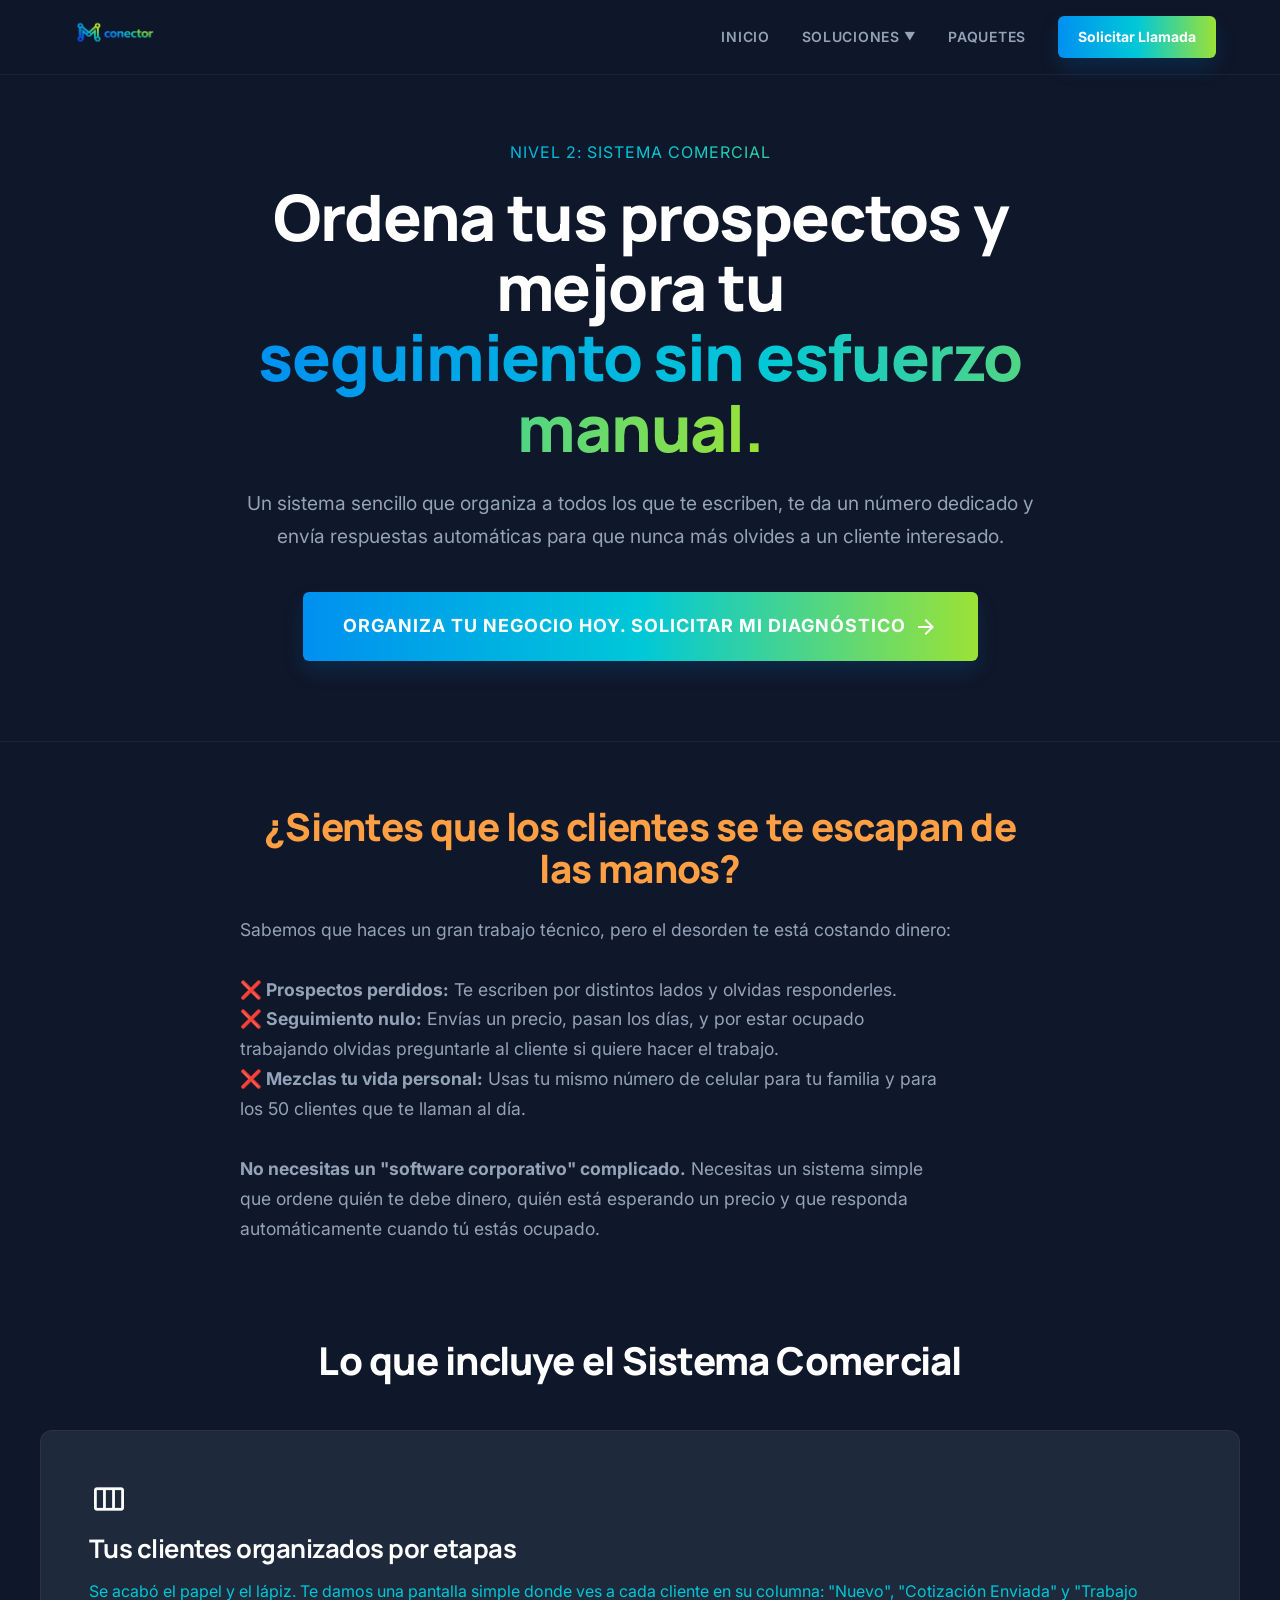
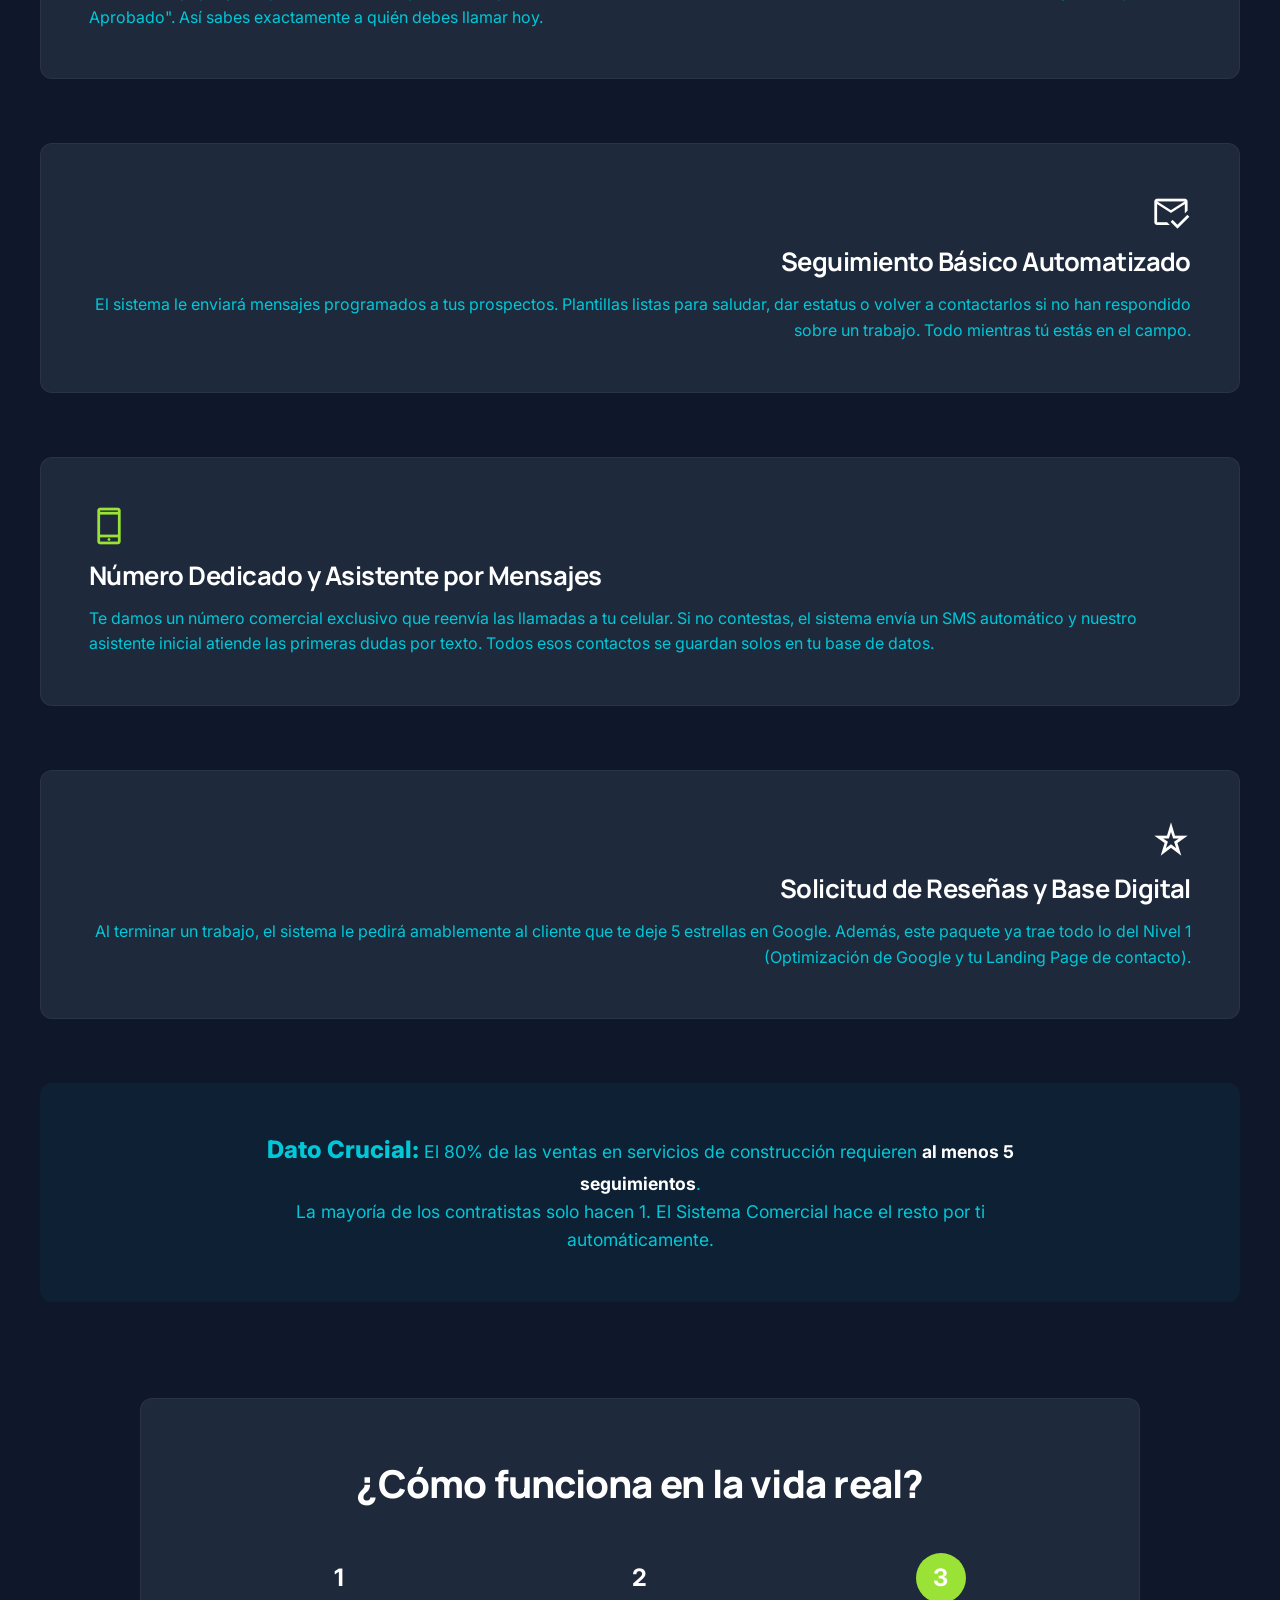
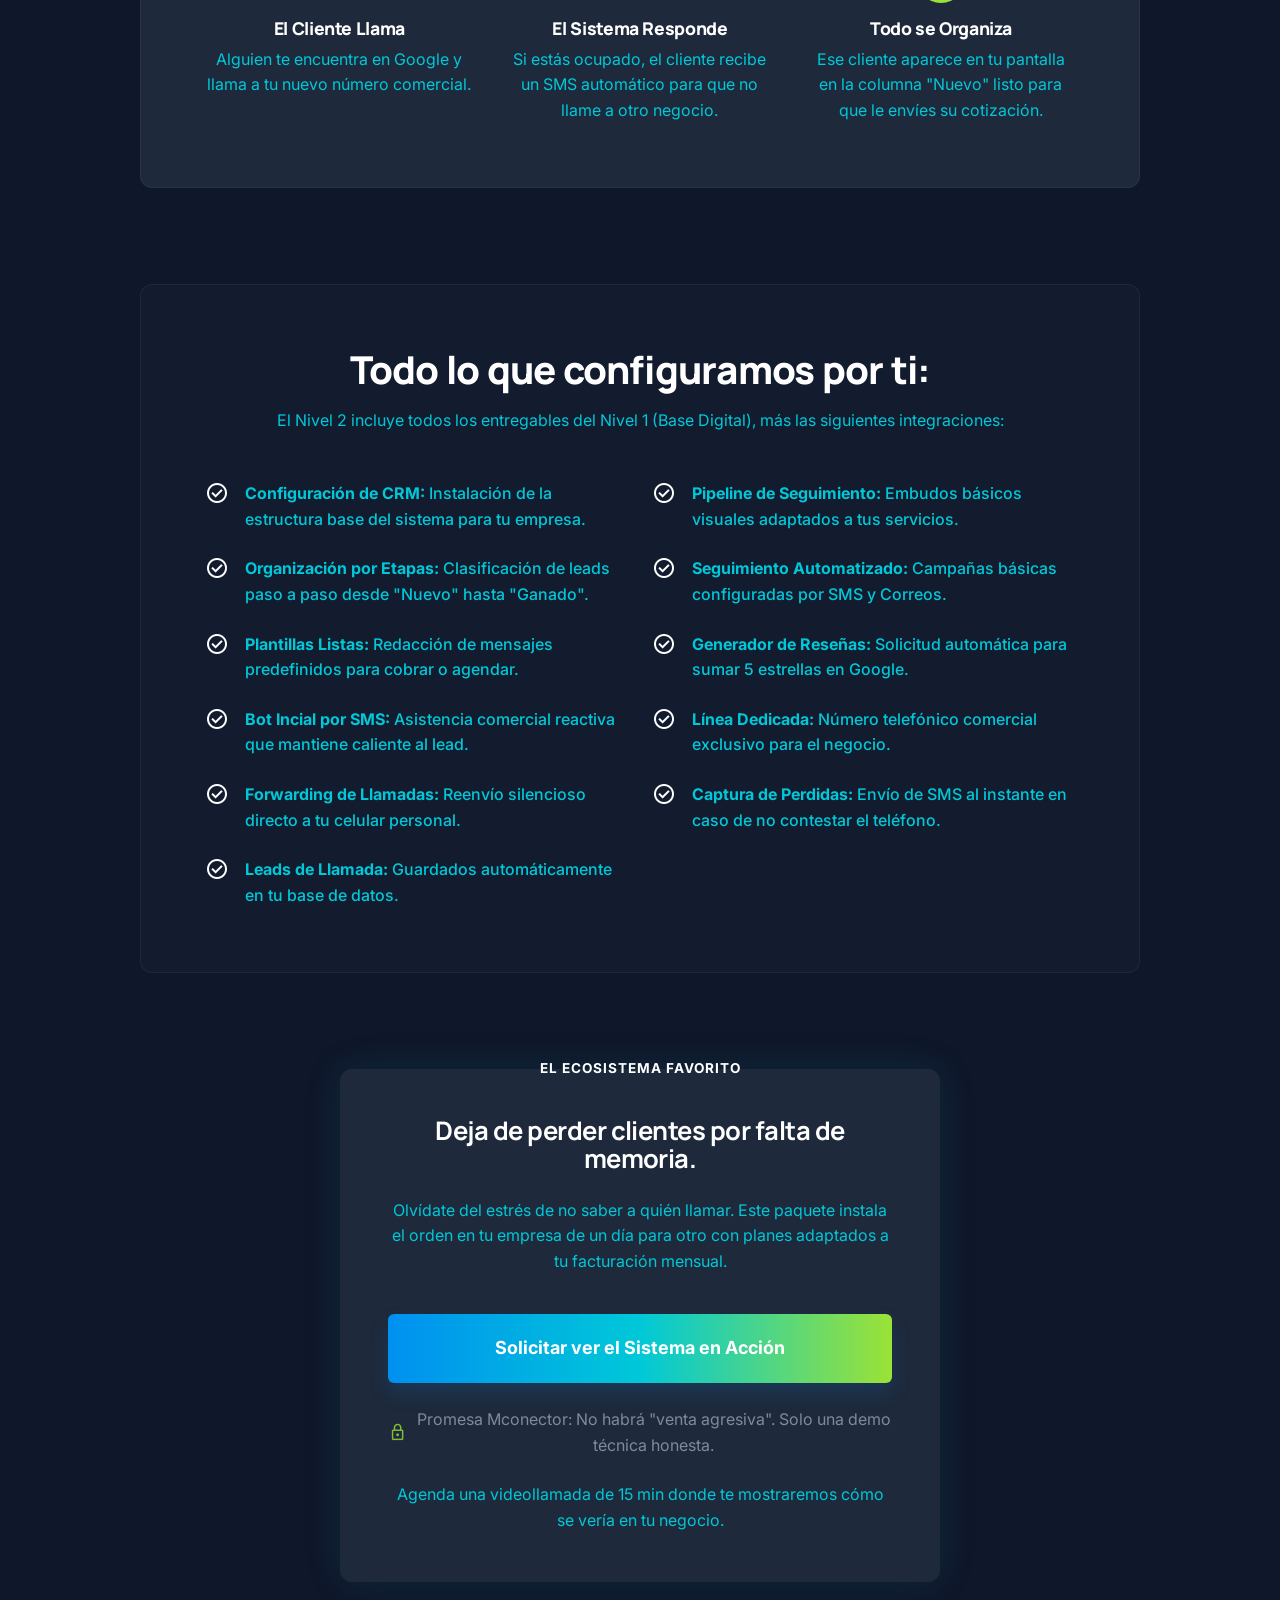
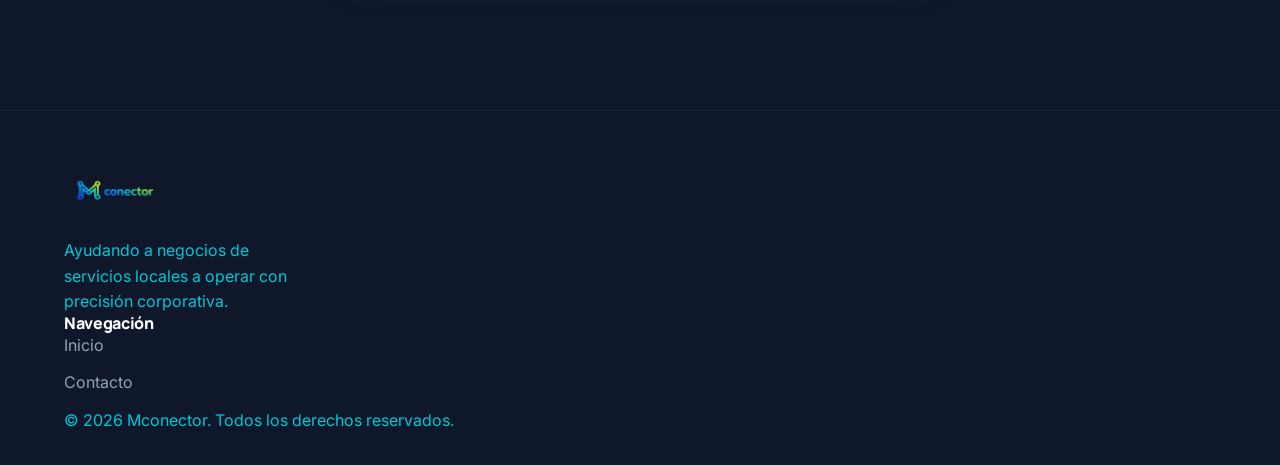
<file: sistema-comercial.html>
<!DOCTYPE html>
<html lang="es">
<head>
    <meta charset="UTF-8">
    <meta name="viewport" content="width=device-width, initial-scale=1.0">
    <title>Sistema Comercial | Mconector</title>
    <meta name="description" content="Automatiza el seguimiento y organiza tus cotizaciones sin esfuerzo manual. El CRM construido especialmente para negocios de servicios locales.">
    <link href="https://fonts.googleapis.com/css2?family=Inter:wght@400;500;600&family=Manrope:wght@600;700;800&display=swap" rel="stylesheet">
    <link rel="stylesheet" href="styles.css">
    <style>
        .page-header {
            padding: 140px 0 80px;
            text-align: center;
            background: radial-gradient(circle at top, rgba(0, 200, 216, 0.1) 0%, var(--bg-color) 100%);
            border-bottom: 1px solid var(--outline);
        }
        .feature-block {
            display: flex;
            flex-direction: column;
            gap: 4rem;
            margin: 4rem 0;
        }
        @media (min-width: 768px) {
            .feature-row {
                flex-direction: row;
                align-items: center;
                gap: 4rem;
            }
            .feature-row:nth-child(even) {
                flex-direction: row-reverse;
            }
        }
        .feature-row {
            display: flex;
            flex-direction: column;
            gap: 2rem;
            background: var(--surface-low);
            padding: 3rem;
            border-radius: var(--radius-lg);
            border: 1px solid var(--outline);
        }
        .feature-content {
            flex: 1;
        }
        .feature-visual {
            flex: 1;
            background: var(--surface-base);
            border-radius: var(--radius-md);
            min-height: 250px;
            display: flex;
            align-items: center;
            justify-content: center;
            font-size: 4rem;
            border: 1px solid rgba(255,255,255,0.05);
            position: relative;
            overflow: hidden;
        }
        .pricing-summary {
            background: var(--surface-low);
            border: 2px solid var(--primary-main);
            border-radius: var(--radius-lg);
            padding: 3rem;
            text-align: center;
            max-width: 600px;
            margin: 4rem auto;
            position: relative;
            box-shadow: 0 0 40px rgba(0, 200, 216, 0.1);
        }
    </style>
</head>
<body class="dark-theme">

    <!-- Navbar -->
    <nav class="navbar">
        <div class="container">
            <div class="logo">
                <a href="index.html">
                    <img src="Marca/logo.png" alt="Mconector Logo" style="height: 32px; width: auto;">
                </a>
            </div>
            <div class="nav-links">
                <a href="index.html" class="nav-link">Inicio</a>
                <div class="dropdown">
                    <a href="#" class="nav-link" style="display: flex; align-items: center; gap: 4px;">Soluciones <span style="font-size: 0.8em;">▼</span></a>
                    <div class="dropdown-content">
                        <a href="base-digital.html">Base Digital</a>
                        <a href="sistema-comercial.html">Sistema Comercial</a>
                        <a href="asistencia-inteligente.html">Asistencia Inteligente</a>
                    </div>
                </div>
                <a href="index.html#planes" class="nav-link">Paquetes</a>
                <a href="agendar.html" class="btn btn-primary btn-small">Solicitar Llamada</a>
            </div>
        </div>
    </nav>

    <!-- Header (HERO SECTION) -->
    <header class="page-header">
        <div class="container header-content" style="max-width: 900px;">
            <p class="text-sm font-semibold text-gradient" style="margin-bottom: 1rem; text-transform: uppercase; letter-spacing: 1px;">NIVEL 2: SISTEMA COMERCIAL</p>
            <h1 class="heading-lg" style="margin-bottom: 1.5rem;">Ordena tus prospectos y mejora tu <br><span class="text-gradient">seguimiento sin esfuerzo manual.</span></h1>
            <p class="subtitle" style="font-size: 1.2rem; max-width: 800px; margin: 0 auto 2.5rem;">
                Un sistema sencillo que organiza a todos los que te escriben, te da un número dedicado y envía respuestas automáticas para que nunca más olvides a un cliente interesado.
            </p>
            <a href="agendar.html" class="btn btn-primary" style="font-size: 1.125rem; padding: 1.25rem 2.5rem; display: inline-flex; align-items: center; justify-content: center; gap: 0.5rem; text-transform: uppercase; letter-spacing: 1px; width: auto; max-width: 100%;"><span>Organiza tu negocio hoy. Solicitar mi Diagnóstico</span> <span class="material-symbols-outlined">arrow_forward</span></a>
        </div>
    </header>

    <!-- Main Content -->
    <main class="container" style="padding: 4rem 0;">
        
        <!-- P: PROBLEM & A: AGITATE -->
        <div style="text-align: center; max-width: 800px; margin: 0 auto 6rem;">
            <h2 class="heading-md" style="margin-bottom: 1.5rem; color: #ff9f43;">¿Sientes que los clientes se te escapan de las manos?</h2>
            <p class="subtitle" style="text-align: left; font-size: 1.1rem;">
                Sabemos que haces un gran trabajo técnico, pero el desorden te está costando dinero:<br><br>
                <strong>❌ Prospectos perdidos:</strong> Te escriben por distintos lados y olvidas responderles.<br>
                <strong>❌ Seguimiento nulo:</strong> Envías un precio, pasan los días, y por estar ocupado trabajando olvidas preguntarle al cliente si quiere hacer el trabajo.<br>
                <strong>❌ Mezclas tu vida personal:</strong> Usas tu mismo número de celular para tu familia y para los 50 clientes que te llaman al día.<br><br>
                <strong>No necesitas un "software corporativo" complicado.</strong> Necesitas un sistema simple que ordene quién te debe dinero, quién está esperando un precio y que responda automáticamente cuando tú estás ocupado.
            </p>
        </div>

        <!-- S: SOLUTION -->
        <h2 class="heading-md text-center" style="margin-bottom: 3rem;">Lo que incluye el Sistema Comercial</h2>
        
        <div class="feature-block" style="margin-top: 0;">
            <!-- Solucion 1 -->
            <div class="feature-row">
                <div class="feature-content">
                    <span class="material-symbols-outlined" style="color: var(--primary-main); font-size: 2.5rem; margin-bottom: 1rem;">view_column</span>
                    <h3 class="heading-sm" style="margin-bottom: 1rem;">Tus clientes organizados por etapas</h3>
                    <p class="text-secondary">Se acabó el papel y el lápiz. Te damos una pantalla simple donde ves a cada cliente en su columna: "Nuevo", "Cotización Enviada" y "Trabajo Aprobado". Así sabes exactamente a quién debes llamar hoy.</p>
                </div>
            </div>

            <!-- Solucion 2 -->
            <div class="feature-row">
                <div class="feature-content" style="text-align: right;">
                    <span class="material-symbols-outlined" style="color: var(--secondary-main); font-size: 2.5rem; margin-bottom: 1rem;">mark_email_read</span>
                    <h3 class="heading-sm" style="margin-bottom: 1rem;">Seguimiento Básico Automatizado</h3>
                    <p class="text-secondary">El sistema le enviará mensajes programados a tus prospectos. Plantillas listas para saludar, dar estatus o volver a contactarlos si no han respondido sobre un trabajo. Todo mientras tú estás en el campo.</p>
                </div>
            </div>

            <!-- Solucion 3 -->
            <div class="feature-row">
                <div class="feature-content">
                    <span class="material-symbols-outlined" style="color: var(--tertiary); font-size: 2.5rem; margin-bottom: 1rem;">phone_iphone</span>
                    <h3 class="heading-sm" style="margin-bottom: 1rem;">Número Dedicado y Asistente por Mensajes</h3>
                    <p class="text-secondary">Te damos un número comercial exclusivo que reenvía las llamadas a tu celular. Si no contestas, el sistema envía un SMS automático y nuestro asistente inicial atiende las primeras dudas por texto. Todos esos contactos se guardan solos en tu base de datos.</p>
                </div>
            </div>
            
            <!-- Solucion 4 -->
            <div class="feature-row">
                <div class="feature-content" style="text-align: right;">
                    <span class="material-symbols-outlined" style="color: var(--primary-main); font-size: 2.5rem; margin-bottom: 1rem;">star_rate</span>
                    <h3 class="heading-sm" style="margin-bottom: 1rem;">Solicitud de Reseñas y Base Digital</h3>
                    <p class="text-secondary">Al terminar un trabajo, el sistema le pedirá amablemente al cliente que te deje 5 estrellas en Google. Además, este paquete ya trae todo lo del Nivel 1 (Optimización de Google y tu Landing Page de contacto).</p>
                </div>
            </div>
        </div>

        <!-- GATILLO: AUTORIDAD / DATOS -->
        <div style="background: rgba(0, 200, 216, 0.05); padding: 3rem; border-radius: var(--radius-lg); border: 1px solid var(--primary-main); margin: 4rem 0; text-align: center;">
            <p class="text-secondary" style="font-size: 1.1rem; max-width: 800px; margin: 0 auto;">
                <span style="color: var(--primary-main); font-weight: 800; font-size: 1.5rem;">Dato Crucial:</span> El 80% de las ventas en servicios de construcción requieren <strong style="color: var(--on-surface);">al menos 5 seguimientos</strong>. <br>La mayoría de los contratistas solo hacen 1. El Sistema Comercial hace el resto por ti automáticamente.
            </p>
        </div>

        <!-- How it works (Extending the length of the page) -->
        <div style="background: var(--surface-low); padding: 4rem; border-radius: var(--radius-lg); margin: 6rem auto; max-width: 1000px; border: 1px solid var(--outline);">
            <h2 class="heading-md text-center" style="margin-bottom: 3rem;">¿Cómo funciona en la vida real?</h2>
            <div style="display: grid; grid-template-columns: repeat(auto-fit, minmax(250px, 1fr)); gap: 2rem;">
                <div style="text-align: center;">
                    <div style="width: 50px; height: 50px; background: var(--primary-main); color: var(--bg-color); border-radius: 50%; display: flex; align-items: center; justify-content: center; font-weight: bold; font-size: 1.5rem; margin: 0 auto 1rem;">1</div>
                    <h4 class="font-bold" style="margin-bottom: 0.5rem; font-size: 1.1rem;">El Cliente Llama</h4>
                    <p class="text-sm text-secondary">Alguien te encuentra en Google y llama a tu nuevo número comercial.</p>
                </div>
                <div style="text-align: center;">
                    <div style="width: 50px; height: 50px; background: var(--secondary-main); color: var(--bg-color); border-radius: 50%; display: flex; align-items: center; justify-content: center; font-weight: bold; font-size: 1.5rem; margin: 0 auto 1rem;">2</div>
                    <h4 class="font-bold" style="margin-bottom: 0.5rem; font-size: 1.1rem;">El Sistema Responde</h4>
                    <p class="text-sm text-secondary">Si estás ocupado, el cliente recibe un SMS automático para que no llame a otro negocio.</p>
                </div>
                <div style="text-align: center;">
                    <div style="width: 50px; height: 50px; background: var(--tertiary); color: var(--bg-color); border-radius: 50%; display: flex; align-items: center; justify-content: center; font-weight: bold; font-size: 1.5rem; margin: 0 auto 1rem;">3</div>
                    <h4 class="font-bold" style="margin-bottom: 0.5rem; font-size: 1.1rem;">Todo se Organiza</h4>
                    <p class="text-sm text-secondary">Ese cliente aparece en tu pantalla en la columna "Nuevo" listo para que le envíes su cotización.</p>
                </div>
            </div>
        </div>

        <!-- Entregables Técnicos (Value Stack) -->
    <div style="background: rgba(255,255,255,0.02); padding: 4rem; border-radius: var(--radius-lg); margin: 6rem auto; max-width: 1000px; border: 1px solid var(--outline);">
        <h2 class="heading-md text-center" style="margin-bottom: 1rem;">Todo lo que configuramos por ti:</h2>
        <p class="text-secondary text-center" style="margin-bottom: 3rem;">El Nivel 2 incluye todos los entregables del Nivel 1 (Base Digital), más las siguientes integraciones:</p>
        
        <div style="display: grid; grid-template-columns: repeat(auto-fit, minmax(300px, 1fr)); gap: 1.5rem;">
            <div style="display: flex; align-items: flex-start; gap: 1rem;">
                <span class="material-symbols-outlined" style="color: var(--secondary-main);">check_circle</span>
                <p class="text-secondary" style="font-weight: 500; flex: 1;"><strong>Configuración de CRM:</strong> Instalación de la estructura base del sistema para tu empresa.</p>
            </div>
            <div style="display: flex; align-items: flex-start; gap: 1rem;">
                <span class="material-symbols-outlined" style="color: var(--secondary-main);">check_circle</span>
                <p class="text-secondary" style="font-weight: 500; flex: 1;"><strong>Pipeline de Seguimiento:</strong> Embudos básicos visuales adaptados a tus servicios.</p>
            </div>
            <div style="display: flex; align-items: flex-start; gap: 1rem;">
                <span class="material-symbols-outlined" style="color: var(--secondary-main);">check_circle</span>
                <p class="text-secondary" style="font-weight: 500; flex: 1;"><strong>Organización por Etapas:</strong> Clasificación de leads paso a paso desde "Nuevo" hasta "Ganado".</p>
            </div>
            <div style="display: flex; align-items: flex-start; gap: 1rem;">
                <span class="material-symbols-outlined" style="color: var(--secondary-main);">check_circle</span>
                <p class="text-secondary" style="font-weight: 500; flex: 1;"><strong>Seguimiento Automatizado:</strong> Campañas básicas configuradas por SMS y Correos.</p>
            </div>
            <div style="display: flex; align-items: flex-start; gap: 1rem;">
                <span class="material-symbols-outlined" style="color: var(--secondary-main);">check_circle</span>
                <p class="text-secondary" style="font-weight: 500; flex: 1;"><strong>Plantillas Listas:</strong> Redacción de mensajes predefinidos para cobrar o agendar.</p>
            </div>
            <div style="display: flex; align-items: flex-start; gap: 1rem;">
                <span class="material-symbols-outlined" style="color: var(--secondary-main);">check_circle</span>
                <p class="text-secondary" style="font-weight: 500; flex: 1;"><strong>Generador de Reseñas:</strong> Solicitud automática para sumar 5 estrellas en Google.</p>
            </div>
            <div style="display: flex; align-items: flex-start; gap: 1rem;">
                <span class="material-symbols-outlined" style="color: var(--secondary-main);">check_circle</span>
                <p class="text-secondary" style="font-weight: 500; flex: 1;"><strong>Bot Incial por SMS:</strong> Asistencia comercial reactiva que mantiene caliente al lead.</p>
            </div>
            <div style="display: flex; align-items: flex-start; gap: 1rem;">
                <span class="material-symbols-outlined" style="color: var(--secondary-main);">check_circle</span>
                <p class="text-secondary" style="font-weight: 500; flex: 1;"><strong>Línea Dedicada:</strong> Número telefónico comercial exclusivo para el negocio.</p>
            </div>
            <div style="display: flex; align-items: flex-start; gap: 1rem;">
                <span class="material-symbols-outlined" style="color: var(--secondary-main);">check_circle</span>
                <p class="text-secondary" style="font-weight: 500; flex: 1;"><strong>Forwarding de Llamadas:</strong> Reenvío silencioso directo a tu celular personal.</p>
            </div>
            <div style="display: flex; align-items: flex-start; gap: 1rem;">
                <span class="material-symbols-outlined" style="color: var(--secondary-main);">check_circle</span>
                <p class="text-secondary" style="font-weight: 500; flex: 1;"><strong>Captura de Perdidas:</strong> Envío de SMS al instante en caso de no contestar el teléfono.</p>
            </div>
            <div style="display: flex; align-items: flex-start; gap: 1rem;">
                <span class="material-symbols-outlined" style="color: var(--secondary-main);">check_circle</span>
                <p class="text-secondary" style="font-weight: 500; flex: 1;"><strong>Leads de Llamada:</strong> Guardados automáticamente en tu base de datos.</p>
            </div>
        </div>
    </div>

    <!-- Call to Action Section -->
        <div class="pricing-summary" style="margin-top: 6rem; box-shadow: 0 0 40px rgba(0, 200, 216, 0.1);">
            <div style="position: absolute; top: -15px; left: 50%; transform: translateX(-50%); background: var(--primary-main); color: var(--bg-color); padding: 0.25rem 1.5rem; border-radius: 20px; font-weight: 700; font-size: 0.85rem; letter-spacing: 1px;">EL ECOSISTEMA FAVORITO</div>
            <h3 class="heading-md" style="margin-bottom: 1.5rem;">Deja de perder clientes por falta de memoria.</h3>
            <p class="text-secondary" style="margin-bottom: 2.5rem; max-width: 500px; margin-left: auto; margin-right: auto;">
                Olvídate del estrés de no saber a quién llamar. Este paquete instala el orden en tu empresa de un día para otro con planes adaptados a tu facturación mensual.
            </p>
            
            <a href="agendar.html" class="btn btn-primary" style="width: 100%; font-size: 1.125rem; padding: 1.25rem;">Solicitar ver el Sistema en Acción</a>
            
            <!-- GATILLO: NO-HASSLE PROMISE -->
            <div style="margin-top: 1.5rem; display: flex; align-items: center; justify-content: center; gap: 0.5rem; opacity: 0.8;">
                <span class="material-symbols-outlined" style="font-size: 1.2rem; color: var(--tertiary);">lock</span>
                <p class="text-sm">Promesa Mconector: No habrá "venta agresiva". Solo una demo técnica honesta.</p>
            </div>
            
            <p class="text-sm text-secondary" style="margin-top: 1.5rem;">Agenda una videollamada de 15 min donde te mostraremos cómo se vería en tu negocio.</p>
        </div>

    </main>

    <!-- Footer -->
    <footer class="footer-section">
        <div class="container container-footer">
            <div class="footer-col">
                <img src="Marca/logo.png" alt="Mconector" class="footer-logo" style="height: 32px;">
                <p class="text-sm text-secondary" style="max-width: 250px;">Ayudando a negocios de servicios locales a operar con precisión corporativa.</p>
            </div>
            <div class="footer-col">
                <h4>Navegación</h4>
                <ul class="footer-links">
                    <li><a href="index.html">Inicio</a></li>
                    <li><a href="agendar.html">Contacto</a></li>
                </ul>
            </div>
        </div>
        <div class="container footer-bottom">
            <p class="text-sm text-secondary">© 2026 Mconector. Todos los derechos reservados.</p>
        </div>
    </footer>

</body>
</html>
</file>
<file: styles.css>
@import url('https://fonts.googleapis.com/css2?family=Inter:wght@300;400;500;600;700;800;900&family=Manrope:wght@400;500;600;700;800&display=swap');
@import url('https://fonts.googleapis.com/css2?family=Material+Symbols+Outlined:opsz,wght,FILL,GRAD@20..48,100..700,0..1,-50..200');

:root {
  /* Mconector Official Palette */
  --primary: #0090F0;
  --secondary: #00C8D8;
  --tertiary: #9BE236;
  
  /* DARK THEME */
  --surface-base: #0F172A; /* Azul Oscuro */
  --surface-low: #1E293B; /* Slate 800 */
  --surface-card: #1E293B;
  
  --on-surface: #FFFFFF;
  --on-surface-variant: #94A3B8; /* Slate 400 */
  
  --outline: rgba(255, 255, 255, 0.05); /* Lighter border for dark mode */
  
  --brand-gradient: linear-gradient(to right, var(--primary), var(--secondary), var(--tertiary));
  --hero-gradient: radial-gradient(circle at 50% -20%, rgba(0, 144, 240, 0.15) 0%, rgba(15, 23, 42, 1) 60%);
  
  /* Radii */
  --radius-md: 0.375rem;
  --radius-lg: 0.75rem;
  --radius-xl: 1.5rem;
  
  /* Dark Mode Shadows */
  --shadow-ambient: 0 20px 40px rgba(0, 0, 0, 0.3);
  --shadow-heavy: 0 30px 60px rgba(0, 0, 0, 0.5);
}

/* Reset & Base */
* {
  margin: 0;
  padding: 0;
  box-sizing: border-box;
}

html {
  scroll-behavior: smooth;
}

body {
  font-family: 'Inter', sans-serif;
  background-color: var(--surface-base);
  color: var(--on-surface);
  line-height: 1.6;
  -webkit-font-smoothing: antialiased;
  -moz-osx-font-smoothing: grayscale;
}

/* Typography Hierarchy */
h1, h2, h3, h4, h5, h6 {
  font-family: 'Manrope', 'Inter', sans-serif; /* Using Manrope for headings to add editorial feel */
  font-weight: 800;
  line-height: 1.1;
  color: var(--on-surface);
  letter-spacing: -0.02em;
}

h1 {
  font-size: clamp(3rem, 5vw, 4.5rem);
  margin-bottom: 1.5rem;
}

h2 {
  font-size: clamp(2rem, 3vw, 3rem);
  margin-bottom: 1rem;
}

h3 {
  font-size: clamp(1.25rem, 2vw, 1.75rem);
  font-weight: 700;
  margin-bottom: 0.75rem;
}

p.subtitle {
  font-size: clamp(1.125rem, 1.5vw, 1.25rem);
  color: var(--on-surface-variant);
  margin-bottom: 2.5rem;
  max-width: 65ch;
  line-height: 1.7;
}

p {
  color: var(--on-surface-variant);
}

/* Text Utilities */
.text-gradient {
  background: var(--brand-gradient);
  -webkit-background-clip: text;
  -webkit-text-fill-color: transparent;
  background-clip: text;
}

.text-primary { color: var(--primary); }
.text-secondary { color: var(--secondary); }
.text-tertiary { color: var(--tertiary); }
.text-accent { color: var(--tertiary); }

/* Layout & Containers */
.container {
  max-width: 1200px;
  margin: 0 auto;
  padding: 0 1.5rem;
}

section {
  padding: 8rem 0;
}

.section-bg-alt {
  background-color: var(--surface-low);
}

/* Flex & Grid Utilities */
.grid { display: grid; }
.grid-2 { grid-template-columns: repeat(auto-fit, minmax(300px, 1fr)); gap: 3rem; }
.grid-3 { grid-template-columns: repeat(auto-fit, minmax(300px, 1fr)); gap: 2.5rem; }
.flex-center { display: flex; align-items: center; justify-content: center; }
.flex-between { display: flex; align-items: center; justify-content: space-between; }

/* Components */
/* Navbar */
.navbar {
  position: fixed;
  top: 0;
  left: 0;
  width: 100%;
  z-index: 100;
  background: rgba(15, 23, 42, 0.85); /* Dark background with opacity */
  backdrop-filter: blur(16px);
  -webkit-backdrop-filter: blur(16px);
  padding: 1rem 0;
  border-bottom: 1px solid var(--outline);
  transition: all 0.3s ease;
  display: flex;
  justify-content: center;
}

.navbar .container {
  max-width: 1200px;
  width: 100%;
  margin: 0 auto;
  padding: 0 1.5rem;
  display: flex;
  align-items: center;
  justify-content: space-between;
}

.nav-links {
    display: none;
    align-items: center;
    gap: 2rem;
}

@media (min-width: 768px) {
    .nav-links {
        display: flex;
    }
}

.nav-link {
    color: var(--on-surface-variant); /* Changed from --text-secondary to match existing variable */
    font-weight: 600; /* Changed from 500 to match existing */
    transition: color 0.2s ease; /* Changed from 0.3s to match existing */
    font-size: 0.875rem; /* Changed from 0.95rem to match existing */
    text-transform: uppercase; /* Added from existing */
    letter-spacing: 0.05em; /* Added from existing */
    text-decoration: none; /* Added from existing */
}

.nav-link:hover, .nav-link.active {
    color: var(--primary); /* Changed from --text-primary to match existing variable */
}

/* Navbar Dropdown (Soluciones) */
.dropdown {
    position: relative;
    display: inline-block;
}
.dropdown-content {
    display: none;
    position: absolute;
    top: 100%;
    left: 50%;
    transform: translateX(-50%);
    background: var(--surface-low);
    min-width: 220px;
    box-shadow: 0 10px 30px rgba(0,0,0,0.5);
    border: 1px solid var(--outline);
    border-radius: var(--radius-md);
    padding: 0.5rem 0;
    z-index: 100;
}
.dropdown:hover .dropdown-content {
    display: block;
    animation: fadeInDropdown 0.2s ease forwards;
}
.dropdown-content a {
    color: var(--on-surface-variant); /* Changed from --text-primary to match existing variable */
    padding: 0.75rem 1.5rem;
    text-decoration: none;
    display: block;
    font-size: 0.95rem;
    transition: background 0.2s ease, color 0.2s ease;
}
.dropdown-content a:hover {
    background: rgba(255,255,255,0.05);
    color: var(--primary); /* Changed from --primary-main to match existing variable */
}
@keyframes fadeInDropdown {
    from { opacity: 0; transform: translate(-50%, 10px); }
    to { opacity: 1; transform: translate(-50%, 0); }
}

/* Buttons */
.btn {
  display: inline-flex;
  align-items: center;
  justify-content: center;
  padding: 0.875rem 2rem;
  border-radius: var(--radius-md);
  font-weight: 700;
  font-size: 1rem;
  text-decoration: none;
  color: inherit;
  transition: all 0.3s cubic-bezier(0.4, 0, 0.2, 1);
  cursor: pointer;
  border: none;
}

.btn-primary {
  background: var(--brand-gradient);
  color: white;
  box-shadow: 0 10px 20px rgba(0, 144, 240, 0.15);
}

.btn-primary:hover {
  box-shadow: 0 15px 25px rgba(0, 144, 240, 0.25);
  transform: translateY(-2px);
}

.btn-secondary {
  background: var(--surface-base);
  color: var(--on-surface);
  border: 1px solid var(--outline);
}

.btn-secondary:hover {
  border-color: var(--primary);
  color: var(--primary);
  transform: translateY(-2px);
}

.btn-small {
  padding: 0.6rem 1.25rem;
  font-size: 0.875rem;
}

.btn-outline {
  background: transparent;
  color: var(--on-surface);
  border: 1px solid var(--on-surface-variant);
}

.btn-outline:hover {
  background: var(--surface-low);
  border-color: var(--primary);
  color: var(--primary);
  transform: translateY(-2px);
}

/* Hero Scroll Section */
.hero-scroll-container {
  height: 300vh; /* Scrubbing height */
  position: relative;
}

.hero {
  position: sticky;
  top: 0;
  height: 100vh;
  padding-top: 6rem;
  background: var(--hero-gradient);
  overflow: hidden;
  display: flex;
  align-items: center;
  z-index: 10;
}

/* Background Canvas Animation - Full Header */
.hero-canvas {
  position: absolute;
  top: 0;
  left: 0;
  width: 100%;
  height: 100%;
  z-index: 1;
  opacity: 0.7; /* Increased visibility */
  pointer-events: none;
  mix-blend-mode: screen; /* Keeps the black background invisible */
  filter: brightness(1.2) contrast(1.2); /* Enhances the glow without heavy blurring */
}

.hero-content {
  text-align: center;
  max-width: 900px;
  margin: 0 auto;
  position: relative;
  z-index: 2;
}

.hero-content h1 {
  font-size: clamp(3rem, 6vw, 5.5rem);
  line-height: 1.05;
  letter-spacing: -0.03em;
}

.hero-content p.subtitle {
  margin-left: auto;
  margin-right: auto;
  font-size: 1.25rem;
}

.hero-actions {
  display: flex;
  gap: 1rem;
  justify-content: center;
  margin-top: 2.5rem;
}

/* Trust Bar */
.trust-bar {
  margin-top: 4rem;
  padding-top: 2rem;
  border-top: 1px solid var(--outline);
  display: flex;
  flex-direction: column;
  align-items: center;
  gap: 1rem;
}

.trust-text {
  font-size: 0.875rem;
  text-transform: uppercase;
  letter-spacing: 0.1em;
  color: var(--on-surface-variant);
  font-weight: 600;
}

/* Problem Section / Architectural Precision Cards */
.card {
  background: var(--surface-card);
  padding: 3rem 2rem;
  border-radius: var(--radius-lg);
  box-shadow: var(--shadow-ambient);
  transition: transform 0.4s ease, box-shadow 0.4s ease;
  position: relative;
  overflow: hidden;
}

.card:hover {
  transform: translateY(-8px);
  box-shadow: var(--shadow-heavy);
}

.card::before {
  content: '';
  position: absolute;
  top: 0;
  left: 0;
  width: 100%;
  height: 4px;
  background: var(--brand-gradient);
  opacity: 0;
  transition: opacity 0.3s ease;
}

.card:hover::before {
  opacity: 1;
}

.card-icon {
  font-size: 2.5rem;
  margin-bottom: 1.5rem;
  background: var(--surface-low);
  width: 60px;
  height: 60px;
  display: flex;
  align-items: center;
  justify-content: center;
  border-radius: var(--radius-md);
  color: var(--primary);
}

/* Tonal Layering for Pricing */
.pricing-card {
  background: var(--surface-base);
  border: 1px solid var(--outline);
  padding: 1.5rem 2rem;
  border-radius: var(--radius-xl);
  display: flex;
  flex-direction: column;
  position: relative;
}

.pricing-card.featured {
  background: var(--surface-low);
  border: 1px solid var(--primary);
  box-shadow: 0 0 20px rgba(0, 144, 240, 0.2);
  transform: scale(1.03);
  z-index: 2;
}

.pricing-badge {
  position: absolute;
  top: -12px;
  left: 50%;
  transform: translateX(-50%);
  background: var(--brand-gradient);
  color: white;
  padding: 0.25rem 1rem;
  border-radius: 20px;
  font-size: 0.75rem;
  font-weight: 800;
  text-transform: uppercase;
  letter-spacing: 0.05em;
}

.price {
  font-size: 3rem;
  font-weight: 900;
  color: var(--on-surface);
  margin: 1.5rem 0 0.5rem;
  display: flex;
  align-items: baseline;
}

.price span {
  font-size: 1rem;
  font-weight: 500;
  color: var(--on-surface-variant);
  margin-left: 0.25rem;
}

.pricing-features {
  list-style: none;
  margin: 1.5rem 0;
  flex-grow: 1;
}

.pricing-features li {
  display: flex;
  align-items: flex-start;
  gap: 0.5rem;
  margin-bottom: 0.75rem;
  color: var(--on-surface);
  font-size: 0.9rem;
  line-height: 1.4;
}

.pricing-features .material-symbols-outlined {
  color: var(--tertiary);
  font-size: 1.25rem;
  flex-shrink: 0;
}

/* Bento Grid */
.bento-grid {
  display: grid;
  grid-template-columns: repeat(4, 1fr);
  gap: 1.5rem;
}

.bento-item {
  background: var(--surface-low);
  border-radius: var(--radius-lg);
  padding: 2.5rem;
  overflow: hidden;
  position: relative;
  display: flex;
  flex-direction: column;
  justify-content: space-between;
}

.bento-wide { grid-column: span 2; }
.bento-large { grid-column: span 3; }
.bento-tall { grid-row: span 2; }

/* How it works */
.step-container {
  display: flex;
  gap: 4rem;
  margin-top: 4rem;
  position: relative;
}

.step {
  flex: 1;
  position: relative;
  padding-top: 2rem;
}

.step-number {
  position: absolute;
  top: -40px;
  left: -20px;
  font-size: 8rem;
  font-weight: 900;
  color: var(--surface-low);
  opacity: 0.7;
  z-index: -1;
  user-select: none;
}

.step-line {
  position: absolute;
  top: 30px;
  left: 60px;
  right: -60px;
  height: 2px;
  background: var(--outline);
  z-index: -2;
}

.step:last-child .step-line {
  display: none;
}

/* FAQ */
.faq-item {
  background: var(--surface-base);
  border: 1px solid var(--outline);
  border-radius: var(--radius-md);
  margin-bottom: 1rem;
  padding: 1.5rem;
}

.faq-question {
  display: flex;
  justify-content: space-between;
  align-items: center;
  font-weight: 700;
  font-size: 1.125rem;
  cursor: pointer;
  color: var(--on-surface);
}

.faq-answer {
  margin-top: 1rem;
  color: var(--on-surface-variant);
  line-height: 1.6;
}

/* Final CTA */
.cta-section {
  background: var(--surface-low);
  color: white;
  text-align: center;
  padding: 6rem 2rem;
  border-radius: var(--radius-xl);
  margin: 4rem auto; /* Fix alignment */
  border: 1px solid var(--outline);
  position: relative;
  overflow: hidden;
}

.cta-section::before {
  content: '';
  position: absolute;
  top: 0;
  left: 0;
  right: 0;
  height: 4px;
  background: var(--brand-gradient);
}

/* Footer */
footer {
  background: var(--surface-base);
  border-top: 1px solid var(--outline);
  padding: 4rem 0 2rem;
}

.footer-grid {
  display: grid;
  grid-template-columns: 2fr 1fr 1fr 1fr;
  gap: 3rem;
  margin-bottom: 4rem;
}

.footer-logo {
  max-width: 150px;
  margin-bottom: 1.5rem;
}

.footer-heading {
  font-weight: 700;
  margin-bottom: 1.5rem;
  color: var(--on-surface);
}

.footer-links {
  list-style: none;
}

.footer-links li {
  margin-bottom: 0.75rem;
}

.footer-links a {
  text-decoration: none;
  color: var(--on-surface-variant);
  transition: color 0.2s;
}

.footer-links a:hover {
  color: var(--primary);
}

.copyright {
  text-align: center;
  color: var(--on-surface-variant);
  font-size: 0.875rem;
  padding-top: 2rem;
  border-top: 1px solid var(--outline);
}

/* Responsive adjustments */
@media (max-width: 900px) {
  .nav-links { display: none; }
  .grid-3, .grid-2 { grid-template-columns: 1fr; }
  .bento-grid { grid-template-columns: 1fr; }
  .bento-wide, .bento-large, .bento-tall { grid-column: span 1; grid-row: span 1; }
  .step-container { flex-direction: column; gap: 3rem; }
  .step-line { display: none; }
  .pricing-card.featured { transform: scale(1); }
  .footer-grid { grid-template-columns: 1fr 1fr; }
  .hero { padding-top: 8rem; }
}

@media (max-width: 600px) {
  .footer-grid { grid-template-columns: 1fr; }
  .hero-actions { flex-direction: column; }
}

/* Utilities */
.margin-bottom-2 { margin-bottom: 0.5rem; }
.margin-bottom-4 { margin-bottom: 1rem; }
.margin-bottom-8 { margin-bottom: 2rem; }
.text-center { text-align: center; }
</file>
<file: pinchos abuela/styles.css>
@import url('https://fonts.googleapis.com/css2?family=Outfit:wght@400;600;800&family=Inter:wght@300;400;600&display=swap');

:root {
    --primary: #FF6B00; /* Vibrant Orange */
    --primary-glow: rgba(255, 107, 0, 0.3);
    --secondary: #FFD700; /* Ecuadorian Yellow */
    --accent-red: #C8102E;
    --accent-blue: #0033A0;
    --bg-dark: #0A0A0A;
    --bg-card: #161616;
    --text-main: #FFFFFF;
    --text-muted: #A0A0A0;
    --glass: rgba(255, 255, 255, 0.03);
    --glass-border: rgba(255, 255, 255, 0.1);
    --transition: all 0.4s cubic-bezier(0.4, 0, 0.2, 1);
}

* {
    margin: 0;
    padding: 0;
    box-sizing: border-box;
}

html {
    scroll-behavior: smooth;
}

body {
    background-color: var(--bg-dark);
    color: var(--text-main);
    font-family: 'Inter', sans-serif;
    line-height: 1.6;
    overflow-x: hidden;
}

h1, h2, h3 {
    font-family: 'Outfit', sans-serif;
    font-weight: 800;
    text-transform: uppercase;
    letter-spacing: -0.02em;
}

/* --- Layout --- */

section {
    padding: 100px 5%;
    max-width: 1400px;
    margin: 0 auto;
}

.container {
    width: 100%;
}

/* --- Navigation --- */

nav {
    position: fixed;
    top: 0;
    width: 100%;
    padding: 20px 5%;
    display: flex;
    justify-content: space-between;
    align-items: center;
    z-index: 1000;
    background: rgba(10, 10, 10, 0.8);
    backdrop-filter: blur(15px);
    border-bottom: 1px solid var(--glass-border);
}

.logo {
    font-size: 1.5rem;
    font-family: 'Outfit', sans-serif;
    font-weight: 800;
    color: var(--primary);
    text-decoration: none;
}

/* --- Hero Section --- */

.hero {
    height: 100vh;
    display: flex;
    align-items: center;
    position: relative;
    padding-top: 80px;
    overflow: hidden;
}

.hero-content {
    position: relative;
    z-index: 10; /* Above the overlay */
    max-width: 800px;
    margin: 0 auto; /* Center in container */
    text-align: center;
}

.hero h1 {
    font-size: clamp(3rem, 8vw, 5.5rem);
    line-height: 0.9;
    margin-bottom: 25px;
    background: linear-gradient(to bottom, #fff 40%, var(--primary));
    -webkit-background-clip: text;
    background-clip: text;
    -webkit-text-fill-color: transparent;
    text-shadow: 0 10px 30px rgba(0,0,0,0.5); /* Enhanced visibility */
    animation: reveal 1s ease-out forwards;
}

@keyframes reveal {
    from { opacity: 0; transform: translateY(30px); }
    to { opacity: 1; transform: translateY(0); }
}

.hero p {
    animation: reveal 1s ease-out 0.2s forwards;
    opacity: 0;
    font-size: 1.25rem;
    color: var(--text-muted);
    margin-bottom: 40px;
    max-width: 600px;
}

.cta-group {
    animation: reveal 1s ease-out 0.4s forwards;
    opacity: 0;
}

/* --- Entrance Animations --- */
.card, .about-content, .about-img {
    view-timeline-name: --revealing-image;
    view-timeline-axis: block;
    animation-range: entry 25% cover 50%;
    animation-fill-mode: both;
    animation-name: fade-in;
}

@keyframes fade-in {
    from { opacity: 0; transform: translateY(50px); }
    to { opacity: 1; transform: translateY(0); }
}

.hero-bg {
    position: absolute;
    top: 0;
    right: 0;
    width: 100%;
    height: 100%;
    z-index: 1;
}

.hero-bg::before {
    content: '';
    position: absolute;
    top: 0;
    left: 0;
    width: 100%;
    height: 100%;
    background: rgba(0, 0, 0, 0.4); /* Stronger overlay for visibility */
    z-index: 2;
}

.hero-bg video {
    width: 100%;
    height: 120%; /* Extra height for movement */
    object-fit: cover;
    opacity: 1;
    filter: saturate(1.2) brightness(0.9);
    z-index: 1;

    view-timeline-name: --video-scroll;
    view-timeline-axis: block;
    animation: move-video linear both;
    animation-timeline: --video-scroll;
    animation-range: entry 0% exit 100%;
}

@keyframes move-video {
    from { transform: translateY(0) scale(1.1); }
    to { transform: translateY(-10%) scale(1.2); }
}

.hero-bg::after {
    content: '';
    position: absolute;
    bottom: 0;
    left: 0;
    width: 100%;
    height: 30%;
    background: linear-gradient(to top, var(--bg-dark), transparent);
}

/* --- Buttons --- */

.btn {
    display: inline-block;
    padding: 18px 40px;
    font-family: 'Outfit', sans-serif;
    font-weight: 700;
    text-decoration: none;
    border-radius: 100px;
    transition: var(--transition);
    cursor: pointer;
    border: none;
}

.btn-primary {
    background-color: var(--primary);
    color: white;
    box-shadow: 0 10px 40px var(--primary-glow);
}

.btn-primary:hover {
    transform: translateY(-5px);
    box-shadow: 0 15px 50px var(--primary-glow);
    filter: brightness(1.1);
}

/* --- Menu Grid --- */

.section-title {
    text-align: center;
    margin-bottom: 60px;
}

.section-title h2 {
    font-size: clamp(2rem, 5vw, 3.5rem);
}

.section-title span {
    color: var(--primary);
}

.grid {
    display: grid;
    grid-template-columns: repeat(auto-fit, minmax(300px, 1fr));
    gap: 30px;
}

.card {
    background: var(--bg-card);
    border-radius: 24px;
    overflow: hidden;
    border: 1px solid var(--glass-border);
    transition: var(--transition);
    position: relative;
}

.card-img {
    height: 250px;
    overflow: hidden;
}

.card-img img {
    width: 100%;
    height: 100%;
    object-fit: cover;
    transition: var(--transition);
}

.card:hover {
    transform: translateY(-10px);
    border-color: var(--primary);
}

.card:hover .card-img img {
    transform: scale(1.1);
}

.card-content {
    padding: 30px;
}

.card h3 {
    margin-bottom: 10px;
    color: var(--primary);
}

.card p {
    color: var(--text-muted);
    font-size: 0.95rem;
}

/* --- About Section --- */

.about {
    display: flex;
    align-items: center;
    gap: 60px;
    background: linear-gradient(135deg, #121212 0%, #050505 100%);
}

.about-content {
    flex: 1;
}

.about-img {
    flex: 1;
    border-radius: 30px;
    overflow: hidden;
    aspect-ratio: 1;
    border: 1px solid var(--glass-border);
}

.about-img img {
    width: 100%;
    height: 100%;
    object-fit: cover;
}

/* --- Footer --- */

footer {
    padding: 60px 5%;
    text-align: center;
    border-top: 1px solid var(--glass-border);
    background-color: #050505;
}

.footer-nav {
    margin-bottom: 30px;
}

.footer-nav a {
    color: var(--text-muted);
    text-decoration: none;
    margin: 0 15px;
    font-size: 0.9rem;
    transition: var(--transition);
}

.footer-nav a:hover {
    color: var(--primary);
}

.copyright {
    color: #444;
    font-size: 0.8rem;
}

/* --- Responsive --- */

@media (max-width: 968px) {
    .hero {
        text-align: center;
        justify-content: center;
    }
    
    .hero p {
        margin-left: auto;
        margin-right: auto;
    }
    
    .hero-bg img {
        mask-image: linear-gradient(to bottom, rgba(0,0,0,1) 40%, transparent 80%);
        opacity: 0.3;
    }
    
    .about {
        flex-direction: column;
    }
}

@media (max-width: 480px) {
    section {
        padding: 60px 5%;
    }
}
</file>
